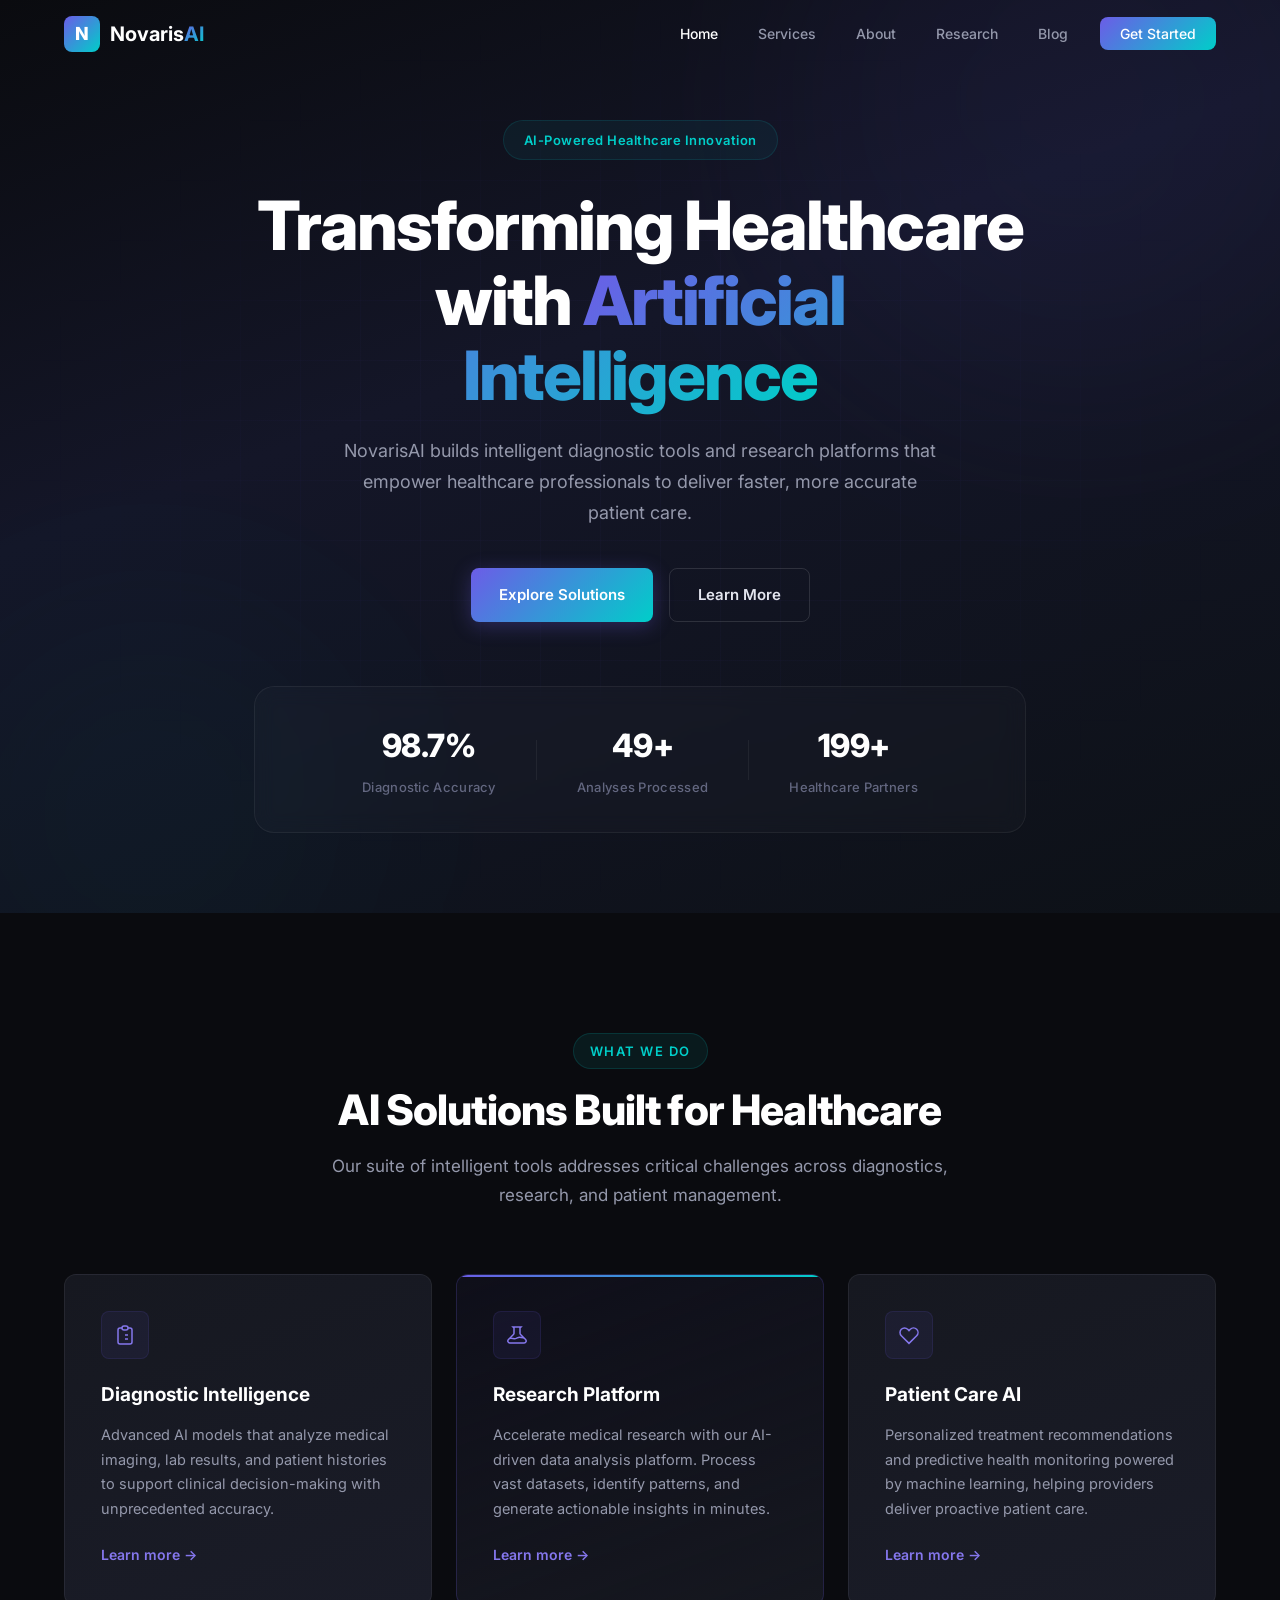
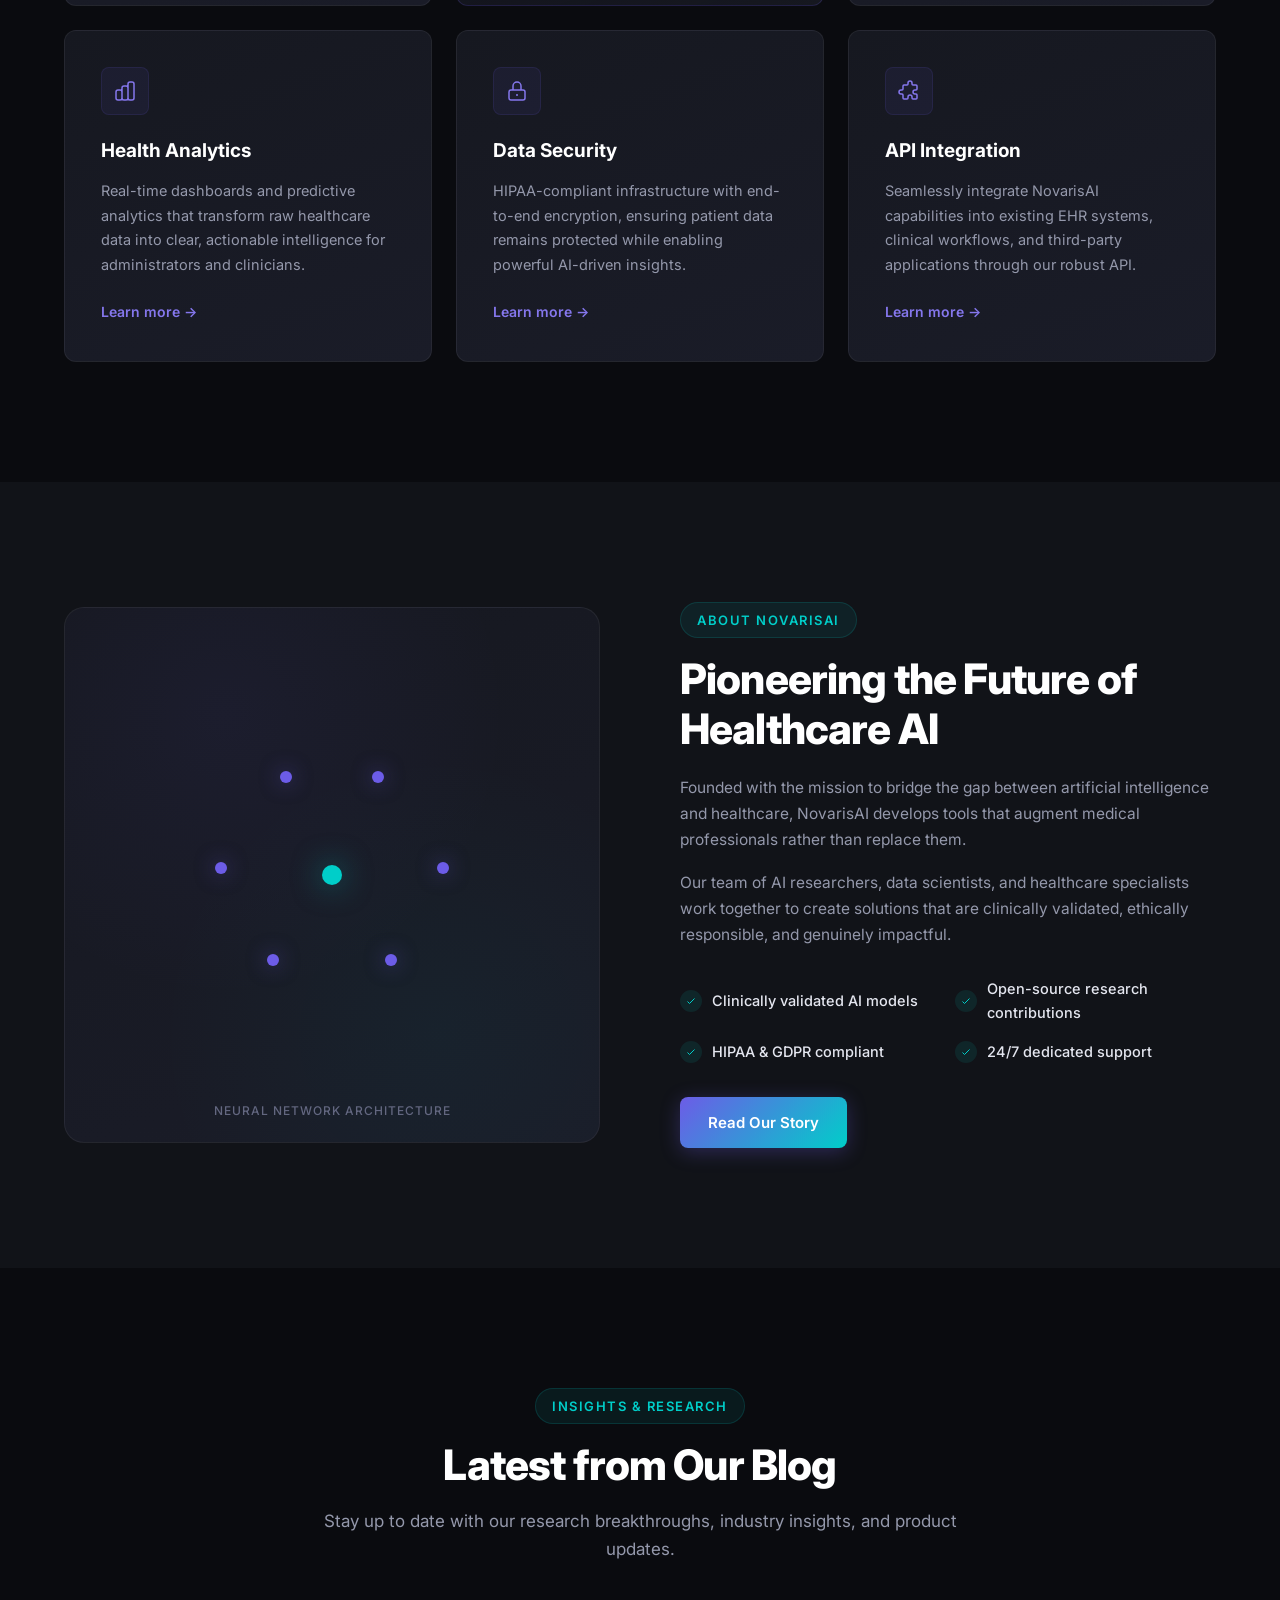
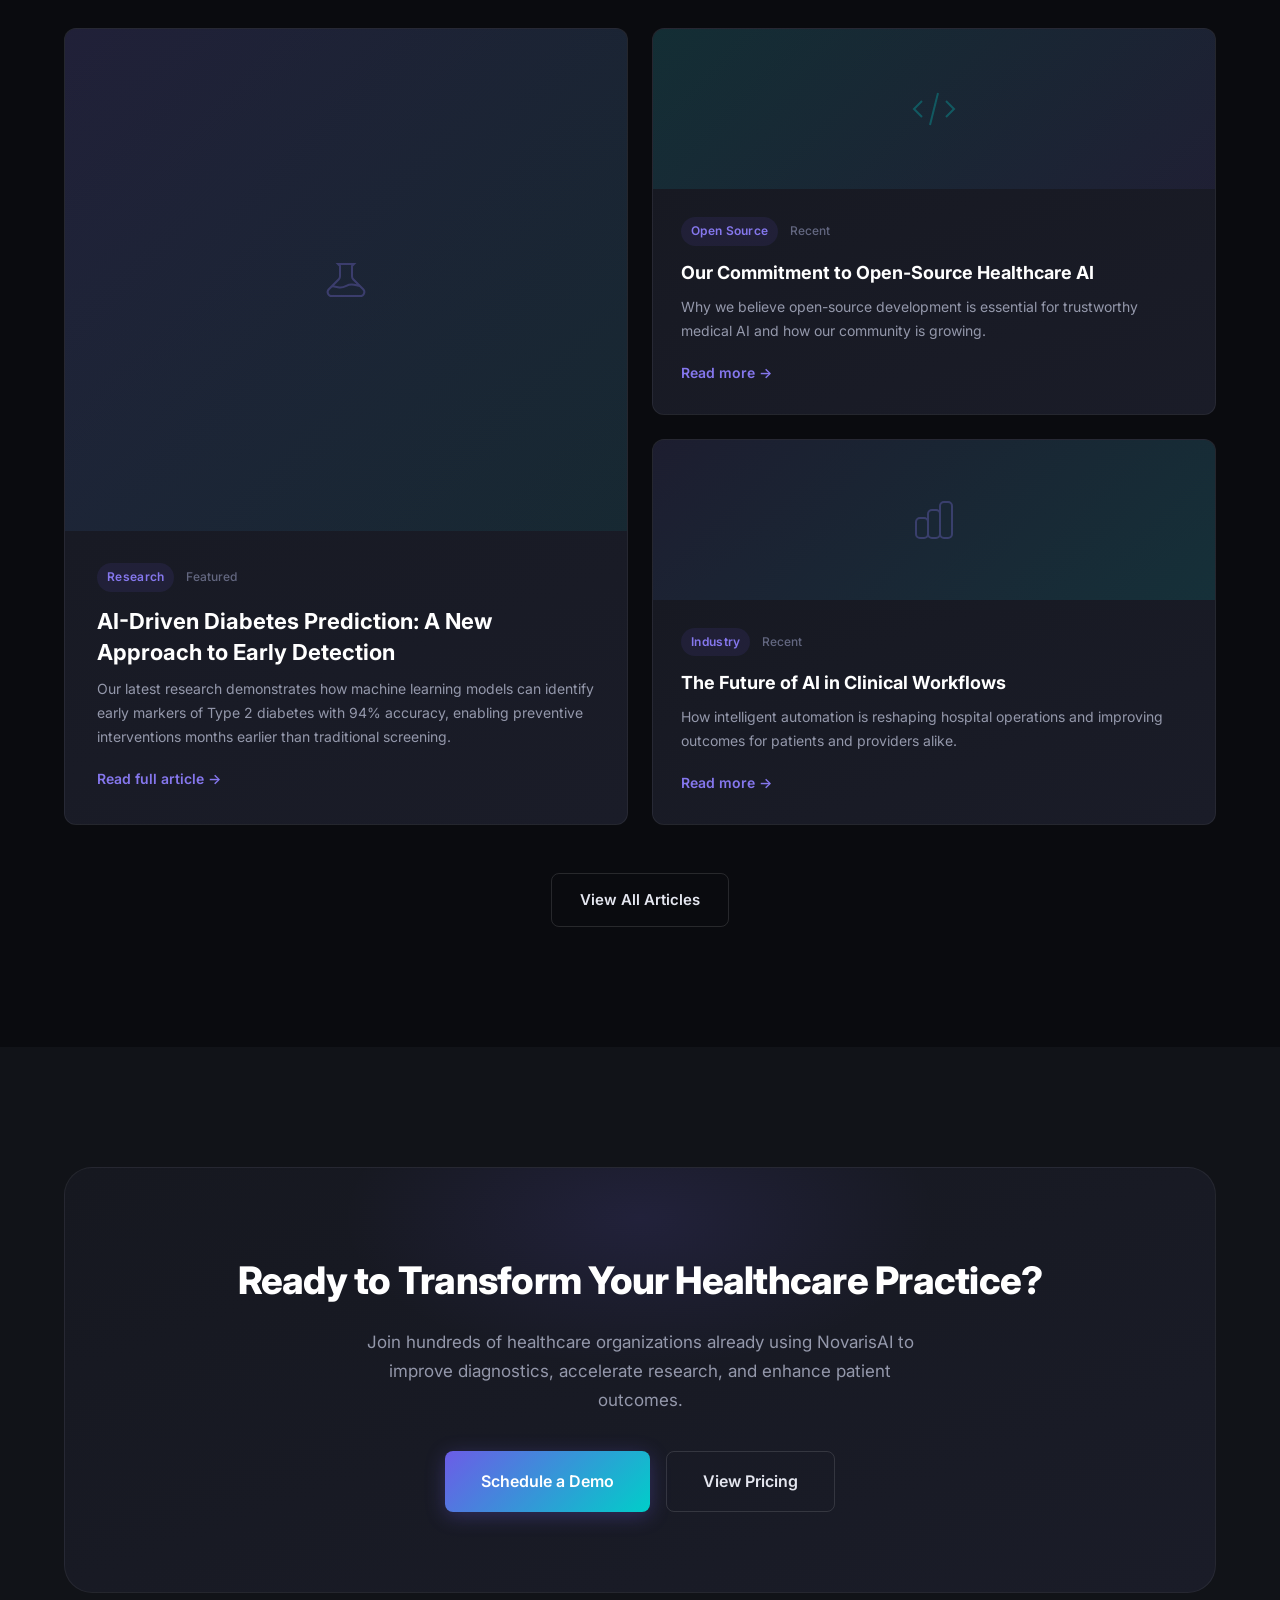
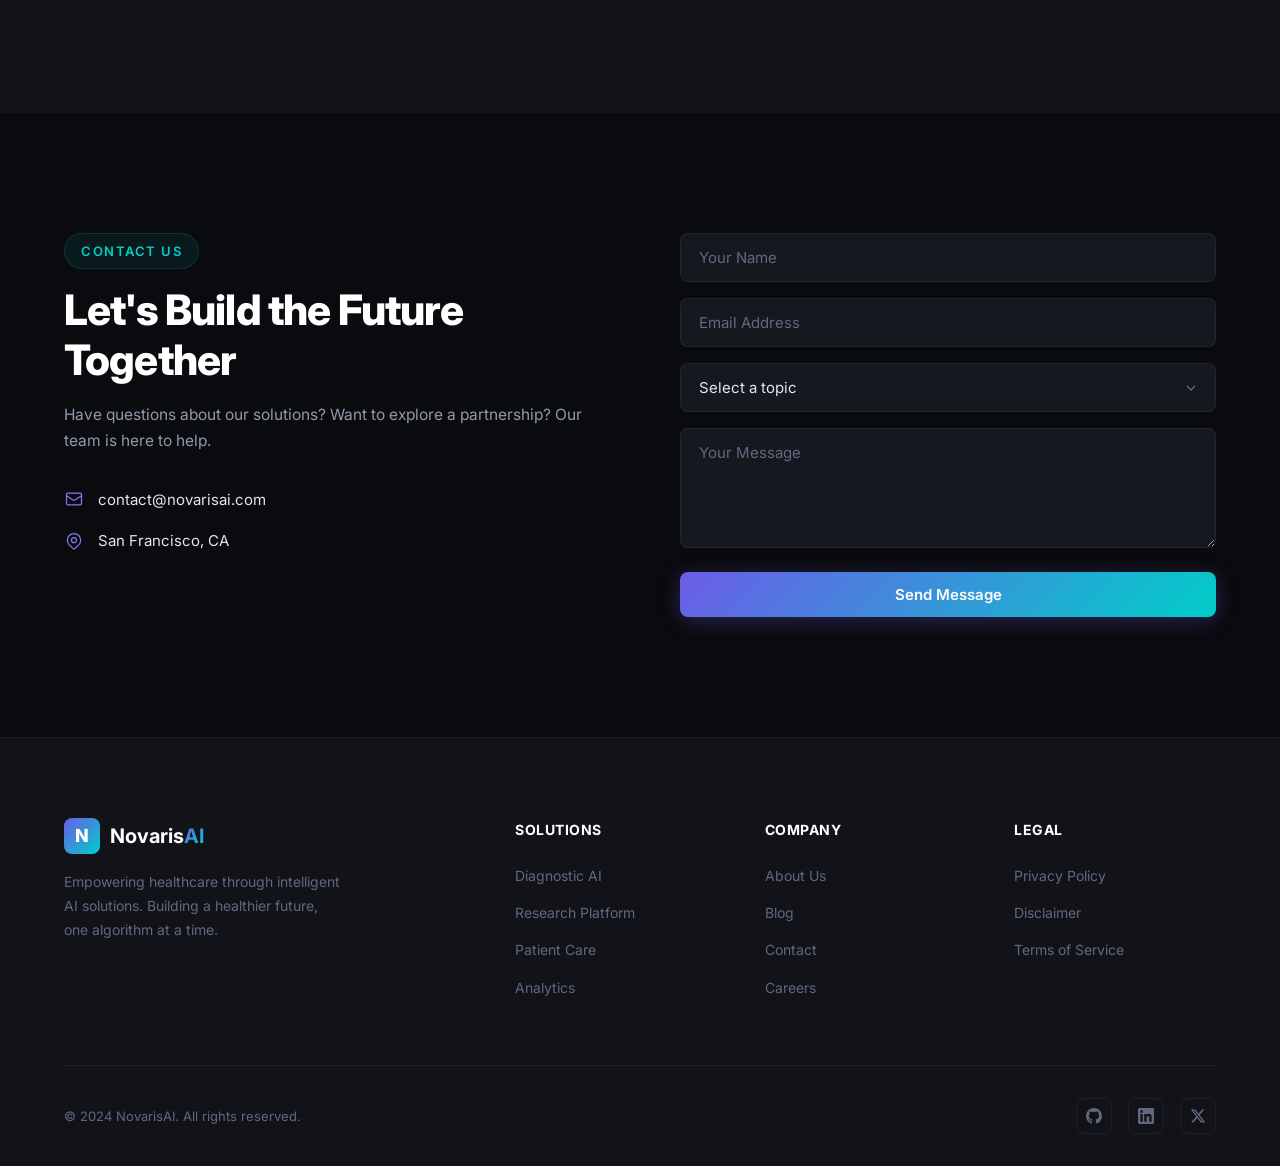
<file: index.html>
<!DOCTYPE html>
<html lang="en">
<head>
    <meta charset="UTF-8">
    <meta name="viewport" content="width=device-width, initial-scale=1.0">
    <title>NovarisAI - Intelligent Solutions for Healthcare</title>
    <meta name="description" content="NovarisAI delivers cutting-edge artificial intelligence solutions for healthcare diagnostics, research, and patient care.">
    <link rel="stylesheet" href="css/styles.css">
    <link rel="preconnect" href="https://fonts.googleapis.com">
    <link rel="preconnect" href="https://fonts.gstatic.com" crossorigin>
    <link href="https://fonts.googleapis.com/css2?family=Inter:wght@300;400;500;600;700;800&display=swap" rel="stylesheet">
</head>
<body>
    <!-- Navigation -->
    <nav class="navbar" id="navbar">
        <div class="container nav-container">
            <a href="index.html" class="nav-logo">
                <span class="logo-icon">N</span>
                <span class="logo-text">Novaris<span class="logo-accent">AI</span></span>
            </a>
            <button class="nav-toggle" id="navToggle" aria-label="Toggle navigation">
                <span></span>
                <span></span>
                <span></span>
            </button>
            <ul class="nav-menu" id="navMenu">
                <li><a href="#home" class="nav-link active">Home</a></li>
                <li><a href="#services" class="nav-link">Services</a></li>
                <li><a href="#about" class="nav-link">About</a></li>
                <li><a href="#research" class="nav-link">Research</a></li>
                <li><a href="#blog" class="nav-link">Blog</a></li>
                <li><a href="#contact" class="nav-link nav-cta">Get Started</a></li>
            </ul>
        </div>
    </nav>

    <!-- Hero Section -->
    <section class="hero" id="home">
        <div class="hero-bg">
            <div class="hero-grid"></div>
            <div class="hero-glow hero-glow-1"></div>
            <div class="hero-glow hero-glow-2"></div>
        </div>
        <div class="container hero-content">
            <div class="hero-badge">AI-Powered Healthcare Innovation</div>
            <h1 class="hero-title">
                Transforming Healthcare<br>
                with <span class="gradient-text">Artificial Intelligence</span>
            </h1>
            <p class="hero-subtitle">
                NovarisAI builds intelligent diagnostic tools and research platforms
                that empower healthcare professionals to deliver faster, more accurate patient care.
            </p>
            <div class="hero-actions">
                <a href="#services" class="btn btn-primary">Explore Solutions</a>
                <a href="#about" class="btn btn-outline">Learn More</a>
            </div>
            <div class="hero-stats">
                <div class="stat">
                    <span class="stat-number">98.7%</span>
                    <span class="stat-label">Diagnostic Accuracy</span>
                </div>
                <div class="stat-divider"></div>
                <div class="stat">
                    <span class="stat-number">50K+</span>
                    <span class="stat-label">Analyses Processed</span>
                </div>
                <div class="stat-divider"></div>
                <div class="stat">
                    <span class="stat-number">200+</span>
                    <span class="stat-label">Healthcare Partners</span>
                </div>
            </div>
        </div>
    </section>

    <!-- Services Section -->
    <section class="services" id="services">
        <div class="container">
            <div class="section-header">
                <span class="section-tag">What We Do</span>
                <h2 class="section-title">AI Solutions Built for Healthcare</h2>
                <p class="section-desc">Our suite of intelligent tools addresses critical challenges across diagnostics, research, and patient management.</p>
            </div>
            <div class="services-grid">
                <div class="service-card">
                    <div class="service-icon">
                        <svg viewBox="0 0 24 24" fill="none" stroke="currentColor" stroke-width="1.5">
                            <path d="M9 5H7a2 2 0 00-2 2v12a2 2 0 002 2h10a2 2 0 002-2V7a2 2 0 00-2-2h-2M9 5a2 2 0 002 2h2a2 2 0 002-2M9 5a2 2 0 012-2h2a2 2 0 012 2m-3 7h3m-3 4h3m-6-4h.01M9 16h.01"/>
                        </svg>
                    </div>
                    <h3>Diagnostic Intelligence</h3>
                    <p>Advanced AI models that analyze medical imaging, lab results, and patient histories to support clinical decision-making with unprecedented accuracy.</p>
                    <a href="pages/services.html" class="service-link">Learn more &rarr;</a>
                </div>
                <div class="service-card featured">
                    <div class="service-icon">
                        <svg viewBox="0 0 24 24" fill="none" stroke="currentColor" stroke-width="1.5">
                            <path d="M19.428 15.428a2 2 0 00-1.022-.547l-2.387-.477a6 6 0 00-3.86.517l-.318.158a6 6 0 01-3.86.517L6.05 15.21a2 2 0 00-1.806.547M8 4h8l-1 1v5.172a2 2 0 00.586 1.414l5 5c1.26 1.26.367 3.414-1.415 3.414H4.828c-1.782 0-2.674-2.154-1.414-3.414l5-5A2 2 0 009 10.172V5L8 4z"/>
                        </svg>
                    </div>
                    <h3>Research Platform</h3>
                    <p>Accelerate medical research with our AI-driven data analysis platform. Process vast datasets, identify patterns, and generate actionable insights in minutes.</p>
                    <a href="pages/services.html" class="service-link">Learn more &rarr;</a>
                </div>
                <div class="service-card">
                    <div class="service-icon">
                        <svg viewBox="0 0 24 24" fill="none" stroke="currentColor" stroke-width="1.5">
                            <path d="M4.318 6.318a4.5 4.5 0 000 6.364L12 20.364l7.682-7.682a4.5 4.5 0 00-6.364-6.364L12 7.636l-1.318-1.318a4.5 4.5 0 00-6.364 0z"/>
                        </svg>
                    </div>
                    <h3>Patient Care AI</h3>
                    <p>Personalized treatment recommendations and predictive health monitoring powered by machine learning, helping providers deliver proactive patient care.</p>
                    <a href="pages/services.html" class="service-link">Learn more &rarr;</a>
                </div>
                <div class="service-card">
                    <div class="service-icon">
                        <svg viewBox="0 0 24 24" fill="none" stroke="currentColor" stroke-width="1.5">
                            <path d="M9 19v-6a2 2 0 00-2-2H5a2 2 0 00-2 2v6a2 2 0 002 2h2a2 2 0 002-2zm0 0V9a2 2 0 012-2h2a2 2 0 012 2v10m-6 0a2 2 0 002 2h2a2 2 0 002-2m0 0V5a2 2 0 012-2h2a2 2 0 012 2v14a2 2 0 01-2 2h-2a2 2 0 01-2-2z"/>
                        </svg>
                    </div>
                    <h3>Health Analytics</h3>
                    <p>Real-time dashboards and predictive analytics that transform raw healthcare data into clear, actionable intelligence for administrators and clinicians.</p>
                    <a href="pages/services.html" class="service-link">Learn more &rarr;</a>
                </div>
                <div class="service-card">
                    <div class="service-icon">
                        <svg viewBox="0 0 24 24" fill="none" stroke="currentColor" stroke-width="1.5">
                            <path d="M12 15v2m-6 4h12a2 2 0 002-2v-6a2 2 0 00-2-2H6a2 2 0 00-2 2v6a2 2 0 002 2zm10-10V7a4 4 0 00-8 0v4h8z"/>
                        </svg>
                    </div>
                    <h3>Data Security</h3>
                    <p>HIPAA-compliant infrastructure with end-to-end encryption, ensuring patient data remains protected while enabling powerful AI-driven insights.</p>
                    <a href="pages/services.html" class="service-link">Learn more &rarr;</a>
                </div>
                <div class="service-card">
                    <div class="service-icon">
                        <svg viewBox="0 0 24 24" fill="none" stroke="currentColor" stroke-width="1.5">
                            <path d="M11 4a2 2 0 114 0v1a1 1 0 001 1h3a1 1 0 011 1v3a1 1 0 01-1 1h-1a2 2 0 100 4h1a1 1 0 011 1v3a1 1 0 01-1 1h-3a1 1 0 01-1-1v-1a2 2 0 10-4 0v1a1 1 0 01-1 1H7a1 1 0 01-1-1v-3a1 1 0 00-1-1H4a2 2 0 110-4h1a1 1 0 001-1V7a1 1 0 011-1h3a1 1 0 001-1V4z"/>
                        </svg>
                    </div>
                    <h3>API Integration</h3>
                    <p>Seamlessly integrate NovarisAI capabilities into existing EHR systems, clinical workflows, and third-party applications through our robust API.</p>
                    <a href="pages/services.html" class="service-link">Learn more &rarr;</a>
                </div>
            </div>
        </div>
    </section>

    <!-- About Section -->
    <section class="about" id="about">
        <div class="container">
            <div class="about-grid">
                <div class="about-visual">
                    <div class="about-visual-inner">
                        <div class="neural-net">
                            <div class="node node-1"></div>
                            <div class="node node-2"></div>
                            <div class="node node-3"></div>
                            <div class="node node-4"></div>
                            <div class="node node-5"></div>
                            <div class="node node-6"></div>
                            <div class="node node-7"></div>
                        </div>
                        <div class="about-visual-label">Neural Network Architecture</div>
                    </div>
                </div>
                <div class="about-content">
                    <span class="section-tag">About NovarisAI</span>
                    <h2 class="section-title">Pioneering the Future of Healthcare AI</h2>
                    <p>Founded with the mission to bridge the gap between artificial intelligence and healthcare, NovarisAI develops tools that augment medical professionals rather than replace them.</p>
                    <p>Our team of AI researchers, data scientists, and healthcare specialists work together to create solutions that are clinically validated, ethically responsible, and genuinely impactful.</p>
                    <div class="about-features">
                        <div class="about-feature">
                            <div class="feature-check">
                                <svg viewBox="0 0 24 24" fill="none" stroke="currentColor" stroke-width="2"><path d="M5 13l4 4L19 7"/></svg>
                            </div>
                            <span>Clinically validated AI models</span>
                        </div>
                        <div class="about-feature">
                            <div class="feature-check">
                                <svg viewBox="0 0 24 24" fill="none" stroke="currentColor" stroke-width="2"><path d="M5 13l4 4L19 7"/></svg>
                            </div>
                            <span>Open-source research contributions</span>
                        </div>
                        <div class="about-feature">
                            <div class="feature-check">
                                <svg viewBox="0 0 24 24" fill="none" stroke="currentColor" stroke-width="2"><path d="M5 13l4 4L19 7"/></svg>
                            </div>
                            <span>HIPAA &amp; GDPR compliant</span>
                        </div>
                        <div class="about-feature">
                            <div class="feature-check">
                                <svg viewBox="0 0 24 24" fill="none" stroke="currentColor" stroke-width="2"><path d="M5 13l4 4L19 7"/></svg>
                            </div>
                            <span>24/7 dedicated support</span>
                        </div>
                    </div>
                    <a href="pages/about.html" class="btn btn-primary">Read Our Story</a>
                </div>
            </div>
        </div>
    </section>

    <!-- Research / Blog Section -->
    <section class="blog" id="blog">
        <div class="container">
            <div class="section-header">
                <span class="section-tag">Insights &amp; Research</span>
                <h2 class="section-title">Latest from Our Blog</h2>
                <p class="section-desc">Stay up to date with our research breakthroughs, industry insights, and product updates.</p>
            </div>
            <div class="blog-grid">
                <article class="blog-card blog-card-featured">
                    <div class="blog-card-image">
                        <div class="blog-placeholder-img blog-img-1">
                            <svg viewBox="0 0 24 24" fill="none" stroke="currentColor" stroke-width="1"><path d="M19.428 15.428a2 2 0 00-1.022-.547l-2.387-.477a6 6 0 00-3.86.517l-.318.158a6 6 0 01-3.86.517L6.05 15.21a2 2 0 00-1.806.547M8 4h8l-1 1v5.172a2 2 0 00.586 1.414l5 5c1.26 1.26.367 3.414-1.415 3.414H4.828c-1.782 0-2.674-2.154-1.414-3.414l5-5A2 2 0 009 10.172V5L8 4z"/></svg>
                        </div>
                    </div>
                    <div class="blog-card-content">
                        <div class="blog-meta">
                            <span class="blog-tag">Research</span>
                            <span class="blog-date">Featured</span>
                        </div>
                        <h3>AI-Driven Diabetes Prediction: A New Approach to Early Detection</h3>
                        <p>Our latest research demonstrates how machine learning models can identify early markers of Type 2 diabetes with 94% accuracy, enabling preventive interventions months earlier than traditional screening.</p>
                        <a href="pages/blog-diabetes.html" class="blog-link">Read full article &rarr;</a>
                    </div>
                </article>
                <article class="blog-card">
                    <div class="blog-card-image">
                        <div class="blog-placeholder-img blog-img-2">
                            <svg viewBox="0 0 24 24" fill="none" stroke="currentColor" stroke-width="1"><path d="M10 20l4-16m4 4l4 4-4 4M6 16l-4-4 4-4"/></svg>
                        </div>
                    </div>
                    <div class="blog-card-content">
                        <div class="blog-meta">
                            <span class="blog-tag">Open Source</span>
                            <span class="blog-date">Recent</span>
                        </div>
                        <h3>Our Commitment to Open-Source Healthcare AI</h3>
                        <p>Why we believe open-source development is essential for trustworthy medical AI and how our community is growing.</p>
                        <a href="pages/blog-opensource.html" class="blog-link">Read more &rarr;</a>
                    </div>
                </article>
                <article class="blog-card">
                    <div class="blog-card-image">
                        <div class="blog-placeholder-img blog-img-3">
                            <svg viewBox="0 0 24 24" fill="none" stroke="currentColor" stroke-width="1"><path d="M9 19v-6a2 2 0 00-2-2H5a2 2 0 00-2 2v6a2 2 0 002 2h2a2 2 0 002-2zm0 0V9a2 2 0 012-2h2a2 2 0 012 2v10m-6 0a2 2 0 002 2h2a2 2 0 002-2m0 0V5a2 2 0 012-2h2a2 2 0 012 2v14a2 2 0 01-2 2h-2a2 2 0 01-2-2z"/></svg>
                        </div>
                    </div>
                    <div class="blog-card-content">
                        <div class="blog-meta">
                            <span class="blog-tag">Industry</span>
                            <span class="blog-date">Recent</span>
                        </div>
                        <h3>The Future of AI in Clinical Workflows</h3>
                        <p>How intelligent automation is reshaping hospital operations and improving outcomes for patients and providers alike.</p>
                        <a href="pages/blog-list.html" class="blog-link">Read more &rarr;</a>
                    </div>
                </article>
            </div>
            <div class="blog-cta">
                <a href="pages/blog-list.html" class="btn btn-outline">View All Articles</a>
            </div>
        </div>
    </section>

    <!-- CTA Section -->
    <section class="cta" id="research">
        <div class="container">
            <div class="cta-inner">
                <div class="cta-glow"></div>
                <h2>Ready to Transform Your Healthcare Practice?</h2>
                <p>Join hundreds of healthcare organizations already using NovarisAI to improve diagnostics, accelerate research, and enhance patient outcomes.</p>
                <div class="cta-actions">
                    <a href="pages/contact.html" class="btn btn-primary btn-lg">Schedule a Demo</a>
                    <a href="pages/services.html" class="btn btn-outline btn-lg">View Pricing</a>
                </div>
            </div>
        </div>
    </section>

    <!-- Contact Section -->
    <section class="contact" id="contact">
        <div class="container">
            <div class="contact-grid">
                <div class="contact-info">
                    <span class="section-tag">Contact Us</span>
                    <h2 class="section-title">Let's Build the Future Together</h2>
                    <p>Have questions about our solutions? Want to explore a partnership? Our team is here to help.</p>
                    <div class="contact-details">
                        <div class="contact-item">
                            <svg viewBox="0 0 24 24" fill="none" stroke="currentColor" stroke-width="1.5"><path d="M3 8l7.89 5.26a2 2 0 002.22 0L21 8M5 19h14a2 2 0 002-2V7a2 2 0 00-2-2H5a2 2 0 00-2 2v10a2 2 0 002 2z"/></svg>
                            <span>contact@novarisai.com</span>
                        </div>
                        <div class="contact-item">
                            <svg viewBox="0 0 24 24" fill="none" stroke="currentColor" stroke-width="1.5"><path d="M17.657 16.657L13.414 20.9a1.998 1.998 0 01-2.827 0l-4.244-4.243a8 8 0 1111.314 0z"/><path d="M15 11a3 3 0 11-6 0 3 3 0 016 0z"/></svg>
                            <span>San Francisco, CA</span>
                        </div>
                    </div>
                </div>
                <form class="contact-form" id="contactForm">
                    <div class="form-group">
                        <input type="text" placeholder="Your Name" required>
                    </div>
                    <div class="form-group">
                        <input type="email" placeholder="Email Address" required>
                    </div>
                    <div class="form-group">
                        <select>
                            <option value="" disabled selected>Select a topic</option>
                            <option value="demo">Request a Demo</option>
                            <option value="partnership">Partnership Inquiry</option>
                            <option value="support">Technical Support</option>
                            <option value="other">Other</option>
                        </select>
                    </div>
                    <div class="form-group">
                        <textarea placeholder="Your Message" rows="4" required></textarea>
                    </div>
                    <button type="submit" class="btn btn-primary btn-full">Send Message</button>
                </form>
            </div>
        </div>
    </section>

    <!-- Footer -->
    <footer class="footer">
        <div class="container">
            <div class="footer-grid">
                <div class="footer-brand">
                    <a href="index.html" class="nav-logo">
                        <span class="logo-icon">N</span>
                        <span class="logo-text">Novaris<span class="logo-accent">AI</span></span>
                    </a>
                    <p>Empowering healthcare through intelligent AI solutions. Building a healthier future, one algorithm at a time.</p>
                </div>
                <div class="footer-links">
                    <h4>Solutions</h4>
                    <ul>
                        <li><a href="pages/services.html">Diagnostic AI</a></li>
                        <li><a href="pages/services.html">Research Platform</a></li>
                        <li><a href="pages/services.html">Patient Care</a></li>
                        <li><a href="pages/services.html">Analytics</a></li>
                    </ul>
                </div>
                <div class="footer-links">
                    <h4>Company</h4>
                    <ul>
                        <li><a href="pages/about.html">About Us</a></li>
                        <li><a href="pages/blog-list.html">Blog</a></li>
                        <li><a href="pages/contact.html">Contact</a></li>
                        <li><a href="#">Careers</a></li>
                    </ul>
                </div>
                <div class="footer-links">
                    <h4>Legal</h4>
                    <ul>
                        <li><a href="pages/privacy.html">Privacy Policy</a></li>
                        <li><a href="pages/disclaimer.html">Disclaimer</a></li>
                        <li><a href="#">Terms of Service</a></li>
                    </ul>
                </div>
            </div>
            <div class="footer-bottom">
                <p>&copy; 2024 NovarisAI. All rights reserved.</p>
                <div class="footer-social">
                    <a href="#" aria-label="GitHub">
                        <svg viewBox="0 0 24 24" fill="currentColor"><path d="M12 0c-6.626 0-12 5.373-12 12 0 5.302 3.438 9.8 8.207 11.387.599.111.793-.261.793-.577v-2.234c-3.338.726-4.033-1.416-4.033-1.416-.546-1.387-1.333-1.756-1.333-1.756-1.089-.745.083-.729.083-.729 1.205.084 1.839 1.237 1.839 1.237 1.07 1.834 2.807 1.304 3.492.997.107-.775.418-1.305.762-1.604-2.665-.305-5.467-1.334-5.467-5.931 0-1.311.469-2.381 1.236-3.221-.124-.303-.535-1.524.117-3.176 0 0 1.008-.322 3.301 1.23.957-.266 1.983-.399 3.003-.404 1.02.005 2.047.138 3.006.404 2.291-1.552 3.297-1.23 3.297-1.23.653 1.653.242 2.874.118 3.176.77.84 1.235 1.911 1.235 3.221 0 4.609-2.807 5.624-5.479 5.921.43.372.823 1.102.823 2.222v3.293c0 .319.192.694.801.576 4.765-1.589 8.199-6.086 8.199-11.386 0-6.627-5.373-12-12-12z"/></svg>
                    </a>
                    <a href="#" aria-label="LinkedIn">
                        <svg viewBox="0 0 24 24" fill="currentColor"><path d="M20.447 20.452h-3.554v-5.569c0-1.328-.027-3.037-1.852-3.037-1.853 0-2.136 1.445-2.136 2.939v5.667H9.351V9h3.414v1.561h.046c.477-.9 1.637-1.85 3.37-1.85 3.601 0 4.267 2.37 4.267 5.455v6.286zM5.337 7.433c-1.144 0-2.063-.926-2.063-2.065 0-1.138.92-2.063 2.063-2.063 1.14 0 2.064.925 2.064 2.063 0 1.139-.925 2.065-2.064 2.065zm1.782 13.019H3.555V9h3.564v11.452zM22.225 0H1.771C.792 0 0 .774 0 1.729v20.542C0 23.227.792 24 1.771 24h20.451C23.2 24 24 23.227 24 22.271V1.729C24 .774 23.2 0 22.222 0h.003z"/></svg>
                    </a>
                    <a href="#" aria-label="Twitter">
                        <svg viewBox="0 0 24 24" fill="currentColor"><path d="M18.244 2.25h3.308l-7.227 8.26 8.502 11.24H16.17l-5.214-6.817L4.99 21.75H1.68l7.73-8.835L1.254 2.25H8.08l4.713 6.231zm-1.161 17.52h1.833L7.084 4.126H5.117z"/></svg>
                    </a>
                </div>
            </div>
        </div>
    </footer>

    <script src="js/main.js"></script>
</body>
</html>
</file>
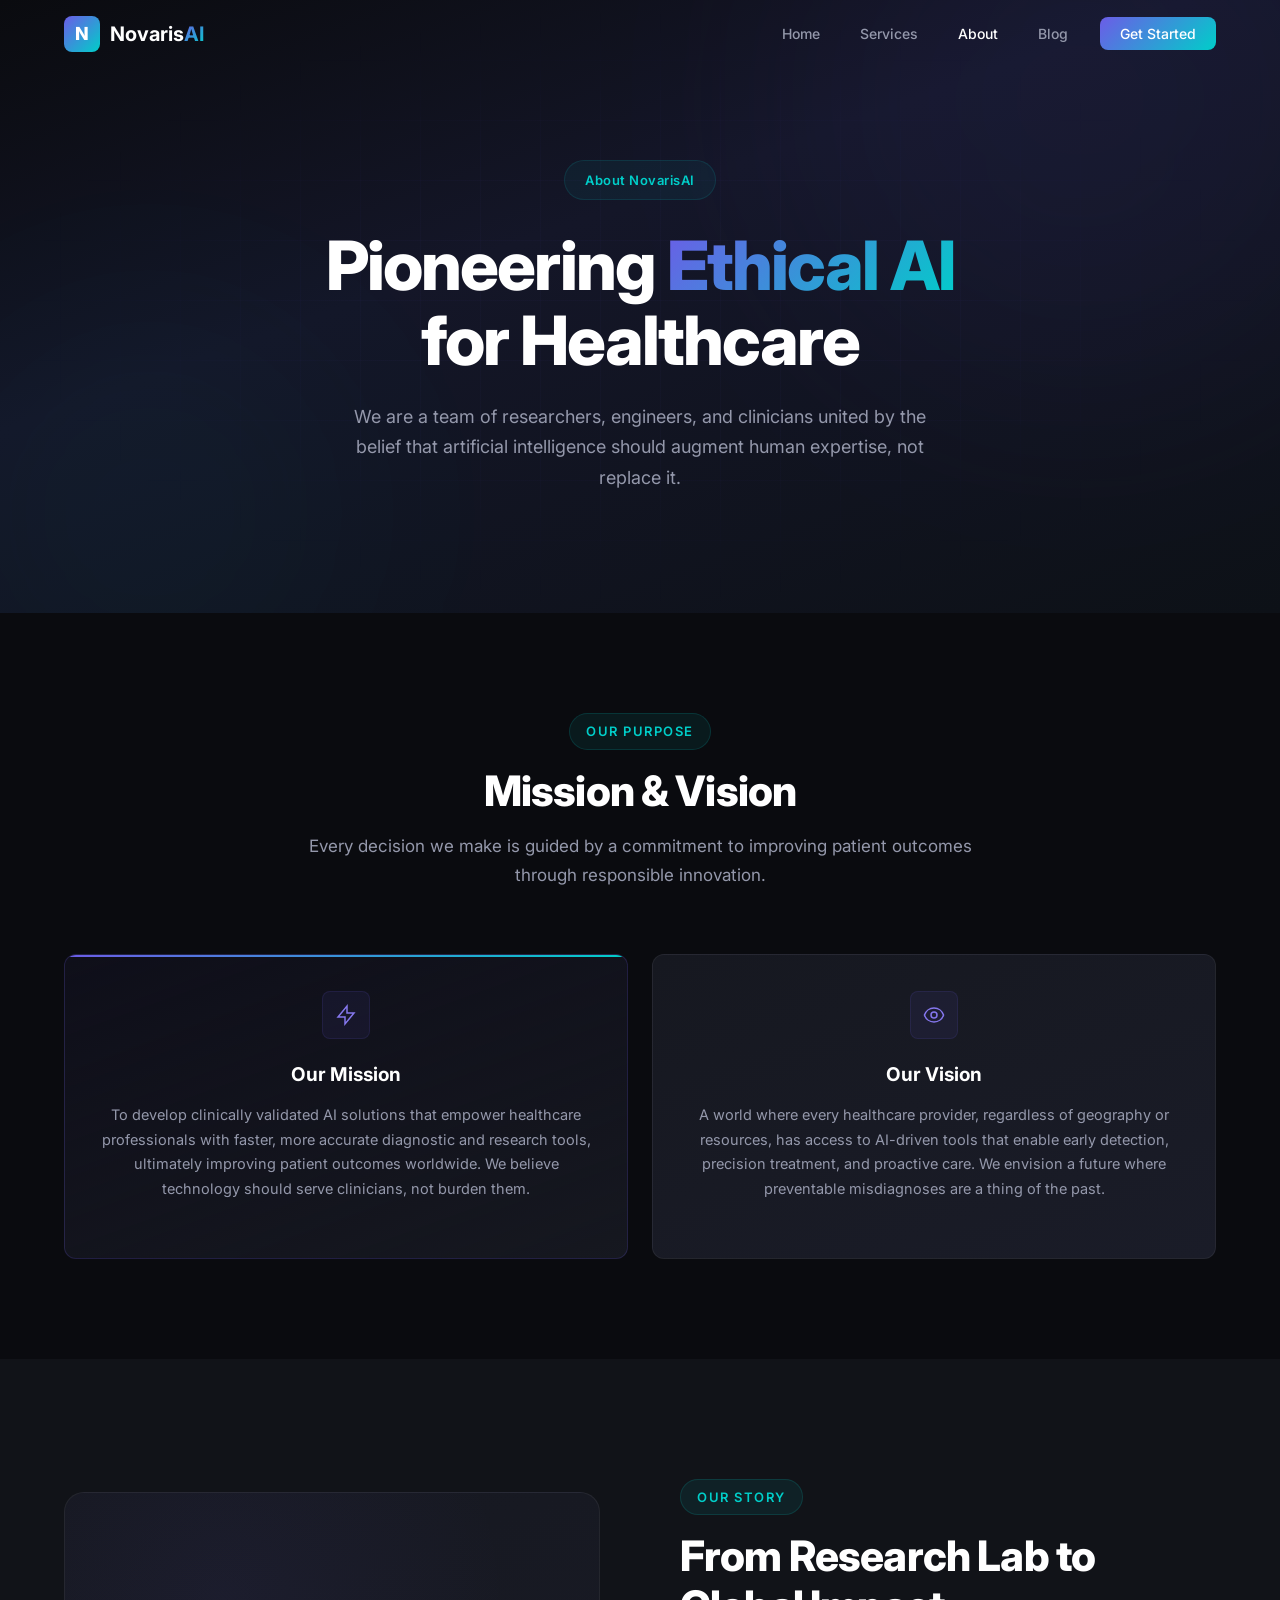
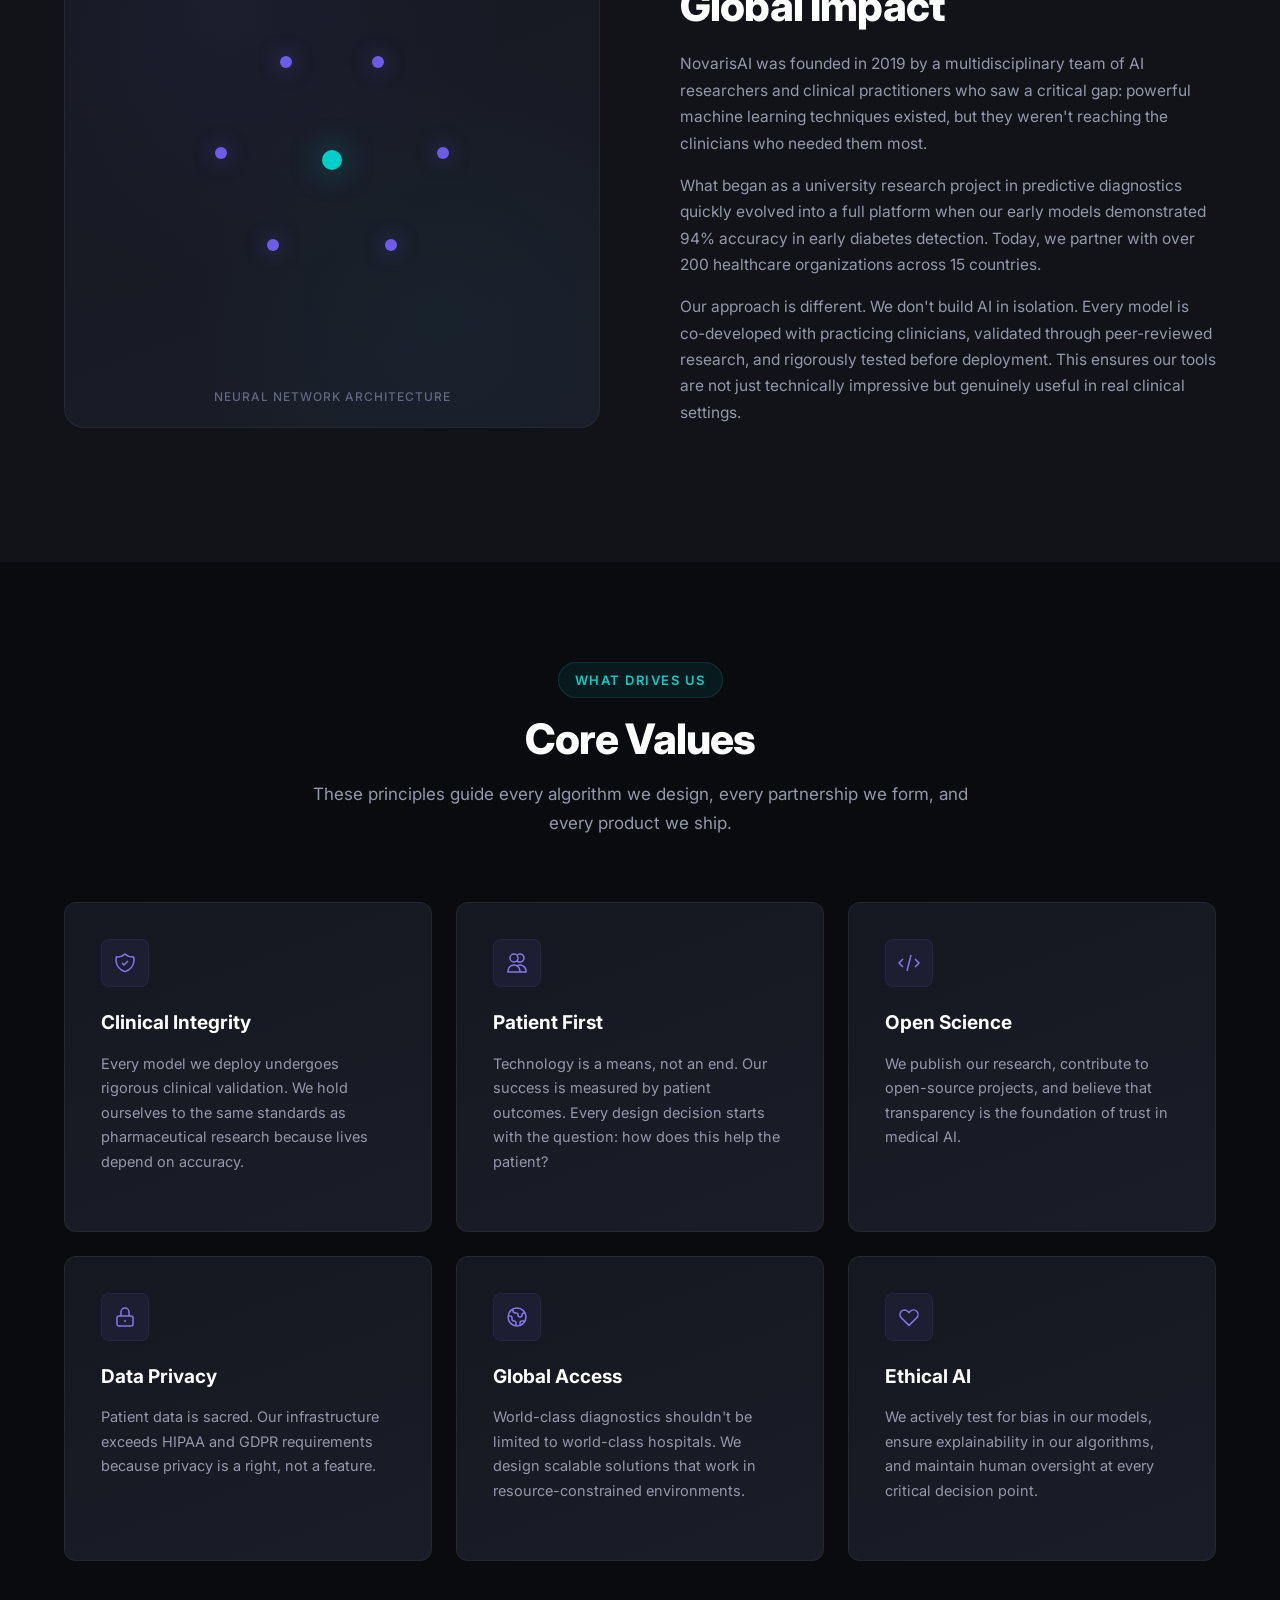
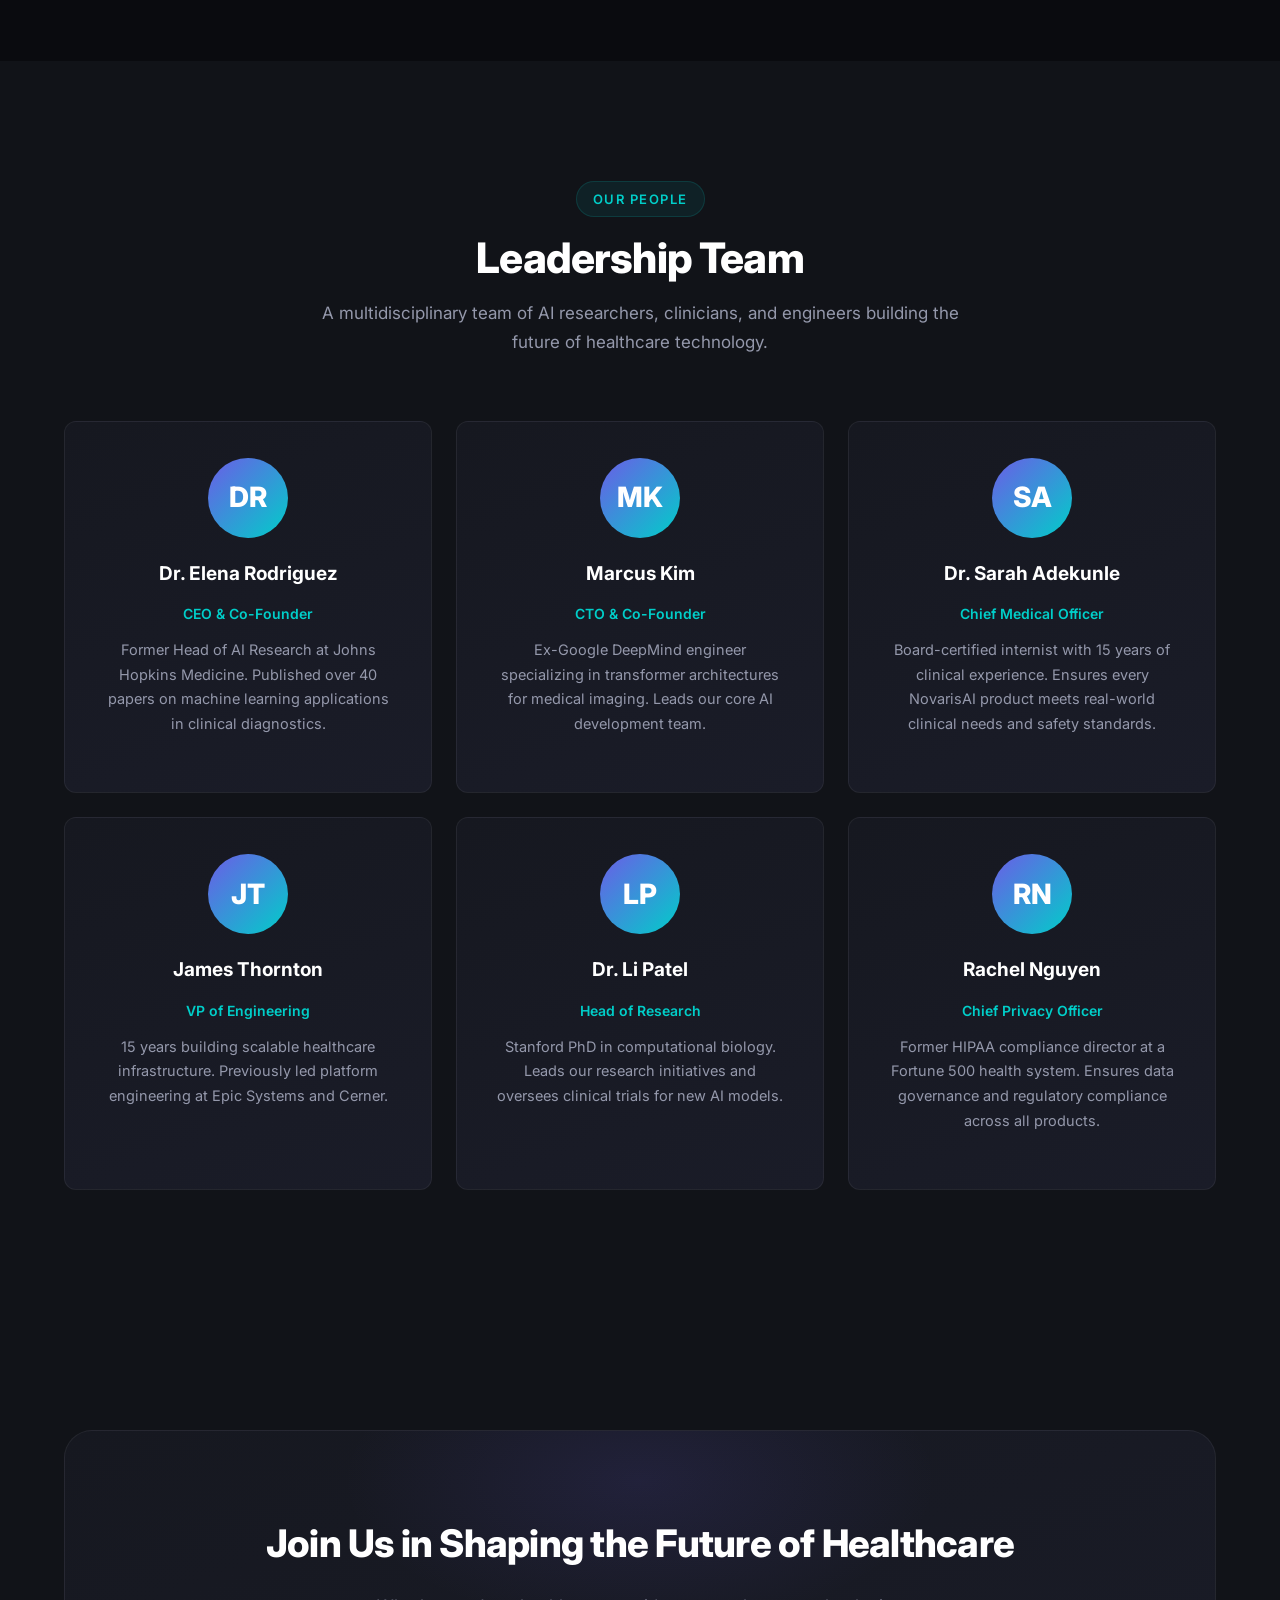
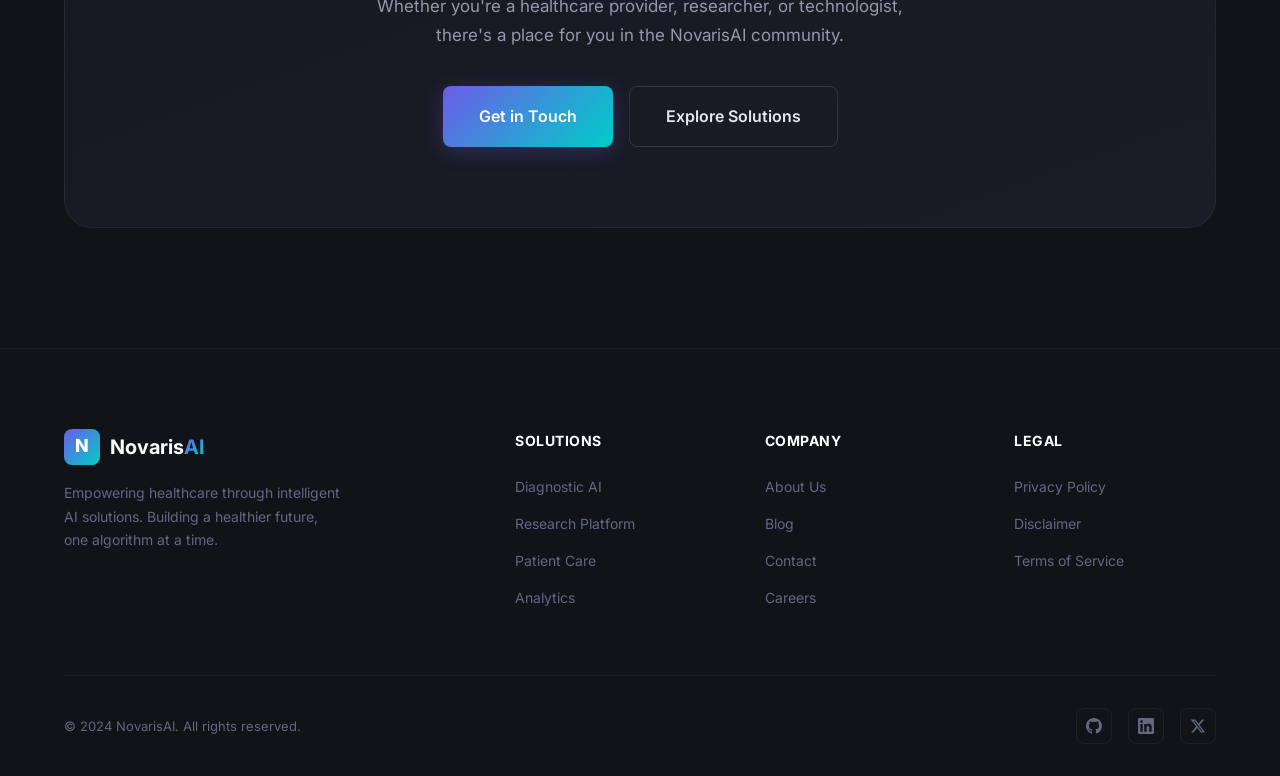
<file: pages/about.html>
<!DOCTYPE html>
<html lang="en">
<head>
    <meta charset="UTF-8">
    <meta name="viewport" content="width=device-width, initial-scale=1.0">
    <title>About Us - NovarisAI</title>
    <meta name="description" content="Learn about NovarisAI's mission to transform healthcare with ethical, clinically validated artificial intelligence solutions.">
    <link rel="stylesheet" href="../css/styles.css">
    <link rel="preconnect" href="https://fonts.googleapis.com">
    <link rel="preconnect" href="https://fonts.gstatic.com" crossorigin>
    <link href="https://fonts.googleapis.com/css2?family=Inter:wght@300;400;500;600;700;800&display=swap" rel="stylesheet">
</head>
<body>
    <!-- Navigation -->
    <nav class="navbar" id="navbar">
        <div class="container nav-container">
            <a href="../index.html" class="nav-logo">
                <span class="logo-icon">N</span>
                <span class="logo-text">Novaris<span class="logo-accent">AI</span></span>
            </a>
            <button class="nav-toggle" id="navToggle" aria-label="Toggle navigation">
                <span></span>
                <span></span>
                <span></span>
            </button>
            <ul class="nav-menu" id="navMenu">
                <li><a href="../index.html" class="nav-link">Home</a></li>
                <li><a href="services.html" class="nav-link">Services</a></li>
                <li><a href="about.html" class="nav-link active">About</a></li>
                <li><a href="blog-list.html" class="nav-link">Blog</a></li>
                <li><a href="contact.html" class="nav-link nav-cta">Get Started</a></li>
            </ul>
        </div>
    </nav>

    <!-- Page Hero -->
    <section class="hero" style="min-height: auto; padding: 160px 0 80px;">
        <div class="hero-bg">
            <div class="hero-grid"></div>
            <div class="hero-glow hero-glow-1"></div>
            <div class="hero-glow hero-glow-2"></div>
        </div>
        <div class="container hero-content">
            <div class="hero-badge">About NovarisAI</div>
            <h1 class="hero-title">
                Pioneering <span class="gradient-text">Ethical AI</span><br>
                for Healthcare
            </h1>
            <p class="hero-subtitle">
                We are a team of researchers, engineers, and clinicians united by the belief that artificial intelligence should augment human expertise, not replace it.
            </p>
        </div>
    </section>

    <!-- Mission & Vision -->
    <section class="services" style="padding: 100px 0;">
        <div class="container">
            <div class="section-header">
                <span class="section-tag">Our Purpose</span>
                <h2 class="section-title">Mission &amp; Vision</h2>
                <p class="section-desc">Every decision we make is guided by a commitment to improving patient outcomes through responsible innovation.</p>
            </div>
            <div class="services-grid" style="grid-template-columns: repeat(2, 1fr);">
                <div class="service-card featured" style="text-align: center;">
                    <div class="service-icon" style="margin: 0 auto 20px;">
                        <svg viewBox="0 0 24 24" fill="none" stroke="currentColor" stroke-width="1.5">
                            <path d="M13 10V3L4 14h7v7l9-11h-7z"/>
                        </svg>
                    </div>
                    <h3>Our Mission</h3>
                    <p>To develop clinically validated AI solutions that empower healthcare professionals with faster, more accurate diagnostic and research tools, ultimately improving patient outcomes worldwide. We believe technology should serve clinicians, not burden them.</p>
                </div>
                <div class="service-card" style="text-align: center;">
                    <div class="service-icon" style="margin: 0 auto 20px;">
                        <svg viewBox="0 0 24 24" fill="none" stroke="currentColor" stroke-width="1.5">
                            <path d="M15 12a3 3 0 11-6 0 3 3 0 016 0z"/>
                            <path d="M2.458 12C3.732 7.943 7.523 5 12 5c4.478 0 8.268 2.943 9.542 7-1.274 4.057-5.064 7-9.542 7-4.477 0-8.268-2.943-9.542-7z"/>
                        </svg>
                    </div>
                    <h3>Our Vision</h3>
                    <p>A world where every healthcare provider, regardless of geography or resources, has access to AI-driven tools that enable early detection, precision treatment, and proactive care. We envision a future where preventable misdiagnoses are a thing of the past.</p>
                </div>
            </div>
        </div>
    </section>

    <!-- Our Story -->
    <section class="about">
        <div class="container">
            <div class="about-grid">
                <div class="about-visual">
                    <div class="about-visual-inner">
                        <div class="neural-net">
                            <div class="node node-1"></div>
                            <div class="node node-2"></div>
                            <div class="node node-3"></div>
                            <div class="node node-4"></div>
                            <div class="node node-5"></div>
                            <div class="node node-6"></div>
                            <div class="node node-7"></div>
                        </div>
                        <div class="about-visual-label">Neural Network Architecture</div>
                    </div>
                </div>
                <div class="about-content">
                    <span class="section-tag">Our Story</span>
                    <h2 class="section-title">From Research Lab to Global Impact</h2>
                    <p>NovarisAI was founded in 2019 by a multidisciplinary team of AI researchers and clinical practitioners who saw a critical gap: powerful machine learning techniques existed, but they weren't reaching the clinicians who needed them most.</p>
                    <p>What began as a university research project in predictive diagnostics quickly evolved into a full platform when our early models demonstrated 94% accuracy in early diabetes detection. Today, we partner with over 200 healthcare organizations across 15 countries.</p>
                    <p>Our approach is different. We don't build AI in isolation. Every model is co-developed with practicing clinicians, validated through peer-reviewed research, and rigorously tested before deployment. This ensures our tools are not just technically impressive but genuinely useful in real clinical settings.</p>
                </div>
            </div>
        </div>
    </section>

    <!-- Core Values -->
    <section class="services" style="padding: 100px 0;">
        <div class="container">
            <div class="section-header">
                <span class="section-tag">What Drives Us</span>
                <h2 class="section-title">Core Values</h2>
                <p class="section-desc">These principles guide every algorithm we design, every partnership we form, and every product we ship.</p>
            </div>
            <div class="services-grid" style="grid-template-columns: repeat(3, 1fr);">
                <div class="service-card">
                    <div class="service-icon">
                        <svg viewBox="0 0 24 24" fill="none" stroke="currentColor" stroke-width="1.5">
                            <path d="M9 12l2 2 4-4m5.618-4.016A11.955 11.955 0 0112 2.944a11.955 11.955 0 01-8.618 3.04A12.02 12.02 0 003 9c0 5.591 3.824 10.29 9 11.622 5.176-1.332 9-6.03 9-11.622 0-1.042-.133-2.052-.382-3.016z"/>
                        </svg>
                    </div>
                    <h3>Clinical Integrity</h3>
                    <p>Every model we deploy undergoes rigorous clinical validation. We hold ourselves to the same standards as pharmaceutical research because lives depend on accuracy.</p>
                </div>
                <div class="service-card">
                    <div class="service-icon">
                        <svg viewBox="0 0 24 24" fill="none" stroke="currentColor" stroke-width="1.5">
                            <path d="M12 4.354a4 4 0 110 5.292M15 21H3v-1a6 6 0 0112 0v1zm0 0h6v-1a6 6 0 00-9-5.197M13 7a4 4 0 11-8 0 4 4 0 018 0z"/>
                        </svg>
                    </div>
                    <h3>Patient First</h3>
                    <p>Technology is a means, not an end. Our success is measured by patient outcomes. Every design decision starts with the question: how does this help the patient?</p>
                </div>
                <div class="service-card">
                    <div class="service-icon">
                        <svg viewBox="0 0 24 24" fill="none" stroke="currentColor" stroke-width="1.5">
                            <path d="M10 20l4-16m4 4l4 4-4 4M6 16l-4-4 4-4"/>
                        </svg>
                    </div>
                    <h3>Open Science</h3>
                    <p>We publish our research, contribute to open-source projects, and believe that transparency is the foundation of trust in medical AI.</p>
                </div>
                <div class="service-card">
                    <div class="service-icon">
                        <svg viewBox="0 0 24 24" fill="none" stroke="currentColor" stroke-width="1.5">
                            <path d="M12 15v2m-6 4h12a2 2 0 002-2v-6a2 2 0 00-2-2H6a2 2 0 00-2 2v6a2 2 0 002 2zm10-10V7a4 4 0 00-8 0v4h8z"/>
                        </svg>
                    </div>
                    <h3>Data Privacy</h3>
                    <p>Patient data is sacred. Our infrastructure exceeds HIPAA and GDPR requirements because privacy is a right, not a feature.</p>
                </div>
                <div class="service-card">
                    <div class="service-icon">
                        <svg viewBox="0 0 24 24" fill="none" stroke="currentColor" stroke-width="1.5">
                            <path d="M3.055 11H5a2 2 0 012 2v1a2 2 0 002 2 2 2 0 012 2v2.945M8 3.935V5.5A2.5 2.5 0 0010.5 8h.5a2 2 0 012 2 2 2 0 104 0 2 2 0 012-2h1.064M15 20.488V18a2 2 0 012-2h3.064M21 12a9 9 0 11-18 0 9 9 0 0118 0z"/>
                        </svg>
                    </div>
                    <h3>Global Access</h3>
                    <p>World-class diagnostics shouldn't be limited to world-class hospitals. We design scalable solutions that work in resource-constrained environments.</p>
                </div>
                <div class="service-card">
                    <div class="service-icon">
                        <svg viewBox="0 0 24 24" fill="none" stroke="currentColor" stroke-width="1.5">
                            <path d="M4.318 6.318a4.5 4.5 0 000 6.364L12 20.364l7.682-7.682a4.5 4.5 0 00-6.364-6.364L12 7.636l-1.318-1.318a4.5 4.5 0 00-6.364 0z"/>
                        </svg>
                    </div>
                    <h3>Ethical AI</h3>
                    <p>We actively test for bias in our models, ensure explainability in our algorithms, and maintain human oversight at every critical decision point.</p>
                </div>
            </div>
        </div>
    </section>

    <!-- Team Section -->
    <section class="about">
        <div class="container">
            <div class="section-header">
                <span class="section-tag">Our People</span>
                <h2 class="section-title">Leadership Team</h2>
                <p class="section-desc">A multidisciplinary team of AI researchers, clinicians, and engineers building the future of healthcare technology.</p>
            </div>
            <div class="services-grid" style="grid-template-columns: repeat(3, 1fr);">
                <div class="service-card" style="text-align: center;">
                    <div style="width: 80px; height: 80px; border-radius: 50%; background: var(--gradient-primary); display: flex; align-items: center; justify-content: center; margin: 0 auto 20px; font-size: 28px; font-weight: 800; color: #fff;">DR</div>
                    <h3>Dr. Elena Rodriguez</h3>
                    <p style="color: var(--color-accent); font-weight: 600; font-size: 14px; margin-bottom: 12px;">CEO &amp; Co-Founder</p>
                    <p>Former Head of AI Research at Johns Hopkins Medicine. Published over 40 papers on machine learning applications in clinical diagnostics.</p>
                </div>
                <div class="service-card" style="text-align: center;">
                    <div style="width: 80px; height: 80px; border-radius: 50%; background: var(--gradient-primary); display: flex; align-items: center; justify-content: center; margin: 0 auto 20px; font-size: 28px; font-weight: 800; color: #fff;">MK</div>
                    <h3>Marcus Kim</h3>
                    <p style="color: var(--color-accent); font-weight: 600; font-size: 14px; margin-bottom: 12px;">CTO &amp; Co-Founder</p>
                    <p>Ex-Google DeepMind engineer specializing in transformer architectures for medical imaging. Leads our core AI development team.</p>
                </div>
                <div class="service-card" style="text-align: center;">
                    <div style="width: 80px; height: 80px; border-radius: 50%; background: var(--gradient-primary); display: flex; align-items: center; justify-content: center; margin: 0 auto 20px; font-size: 28px; font-weight: 800; color: #fff;">SA</div>
                    <h3>Dr. Sarah Adekunle</h3>
                    <p style="color: var(--color-accent); font-weight: 600; font-size: 14px; margin-bottom: 12px;">Chief Medical Officer</p>
                    <p>Board-certified internist with 15 years of clinical experience. Ensures every NovarisAI product meets real-world clinical needs and safety standards.</p>
                </div>
                <div class="service-card" style="text-align: center;">
                    <div style="width: 80px; height: 80px; border-radius: 50%; background: var(--gradient-primary); display: flex; align-items: center; justify-content: center; margin: 0 auto 20px; font-size: 28px; font-weight: 800; color: #fff;">JT</div>
                    <h3>James Thornton</h3>
                    <p style="color: var(--color-accent); font-weight: 600; font-size: 14px; margin-bottom: 12px;">VP of Engineering</p>
                    <p>15 years building scalable healthcare infrastructure. Previously led platform engineering at Epic Systems and Cerner.</p>
                </div>
                <div class="service-card" style="text-align: center;">
                    <div style="width: 80px; height: 80px; border-radius: 50%; background: var(--gradient-primary); display: flex; align-items: center; justify-content: center; margin: 0 auto 20px; font-size: 28px; font-weight: 800; color: #fff;">LP</div>
                    <h3>Dr. Li Patel</h3>
                    <p style="color: var(--color-accent); font-weight: 600; font-size: 14px; margin-bottom: 12px;">Head of Research</p>
                    <p>Stanford PhD in computational biology. Leads our research initiatives and oversees clinical trials for new AI models.</p>
                </div>
                <div class="service-card" style="text-align: center;">
                    <div style="width: 80px; height: 80px; border-radius: 50%; background: var(--gradient-primary); display: flex; align-items: center; justify-content: center; margin: 0 auto 20px; font-size: 28px; font-weight: 800; color: #fff;">RN</div>
                    <h3>Rachel Nguyen</h3>
                    <p style="color: var(--color-accent); font-weight: 600; font-size: 14px; margin-bottom: 12px;">Chief Privacy Officer</p>
                    <p>Former HIPAA compliance director at a Fortune 500 health system. Ensures data governance and regulatory compliance across all products.</p>
                </div>
            </div>
        </div>
    </section>

    <!-- CTA -->
    <section class="cta">
        <div class="container">
            <div class="cta-inner">
                <div class="cta-glow"></div>
                <h2>Join Us in Shaping the Future of Healthcare</h2>
                <p>Whether you're a healthcare provider, researcher, or technologist, there's a place for you in the NovarisAI community.</p>
                <div class="cta-actions">
                    <a href="contact.html" class="btn btn-primary btn-lg">Get in Touch</a>
                    <a href="services.html" class="btn btn-outline btn-lg">Explore Solutions</a>
                </div>
            </div>
        </div>
    </section>

    <!-- Footer -->
    <footer class="footer">
        <div class="container">
            <div class="footer-grid">
                <div class="footer-brand">
                    <a href="../index.html" class="nav-logo">
                        <span class="logo-icon">N</span>
                        <span class="logo-text">Novaris<span class="logo-accent">AI</span></span>
                    </a>
                    <p>Empowering healthcare through intelligent AI solutions. Building a healthier future, one algorithm at a time.</p>
                </div>
                <div class="footer-links">
                    <h4>Solutions</h4>
                    <ul>
                        <li><a href="services.html">Diagnostic AI</a></li>
                        <li><a href="services.html">Research Platform</a></li>
                        <li><a href="services.html">Patient Care</a></li>
                        <li><a href="services.html">Analytics</a></li>
                    </ul>
                </div>
                <div class="footer-links">
                    <h4>Company</h4>
                    <ul>
                        <li><a href="about.html">About Us</a></li>
                        <li><a href="blog-list.html">Blog</a></li>
                        <li><a href="contact.html">Contact</a></li>
                        <li><a href="#">Careers</a></li>
                    </ul>
                </div>
                <div class="footer-links">
                    <h4>Legal</h4>
                    <ul>
                        <li><a href="privacy.html">Privacy Policy</a></li>
                        <li><a href="disclaimer.html">Disclaimer</a></li>
                        <li><a href="#">Terms of Service</a></li>
                    </ul>
                </div>
            </div>
            <div class="footer-bottom">
                <p>&copy; 2024 NovarisAI. All rights reserved.</p>
                <div class="footer-social">
                    <a href="#" aria-label="GitHub">
                        <svg viewBox="0 0 24 24" fill="currentColor"><path d="M12 0c-6.626 0-12 5.373-12 12 0 5.302 3.438 9.8 8.207 11.387.599.111.793-.261.793-.577v-2.234c-3.338.726-4.033-1.416-4.033-1.416-.546-1.387-1.333-1.756-1.333-1.756-1.089-.745.083-.729.083-.729 1.205.084 1.839 1.237 1.839 1.237 1.07 1.834 2.807 1.304 3.492.997.107-.775.418-1.305.762-1.604-2.665-.305-5.467-1.334-5.467-5.931 0-1.311.469-2.381 1.236-3.221-.124-.303-.535-1.524.117-3.176 0 0 1.008-.322 3.301 1.23.957-.266 1.983-.399 3.003-.404 1.02.005 2.047.138 3.006.404 2.291-1.552 3.297-1.23 3.297-1.23.653 1.653.242 2.874.118 3.176.77.84 1.235 1.911 1.235 3.221 0 4.609-2.807 5.624-5.479 5.921.43.372.823 1.102.823 2.222v3.293c0 .319.192.694.801.576 4.765-1.589 8.199-6.086 8.199-11.386 0-6.627-5.373-12-12-12z"/></svg>
                    </a>
                    <a href="#" aria-label="LinkedIn">
                        <svg viewBox="0 0 24 24" fill="currentColor"><path d="M20.447 20.452h-3.554v-5.569c0-1.328-.027-3.037-1.852-3.037-1.853 0-2.136 1.445-2.136 2.939v5.667H9.351V9h3.414v1.561h.046c.477-.9 1.637-1.85 3.37-1.85 3.601 0 4.267 2.37 4.267 5.455v6.286zM5.337 7.433c-1.144 0-2.063-.926-2.063-2.065 0-1.138.92-2.063 2.063-2.063 1.14 0 2.064.925 2.064 2.063 0 1.139-.925 2.065-2.064 2.065zm1.782 13.019H3.555V9h3.564v11.452zM22.225 0H1.771C.792 0 0 .774 0 1.729v20.542C0 23.227.792 24 1.771 24h20.451C23.2 24 24 23.227 24 22.271V1.729C24 .774 23.2 0 22.222 0h.003z"/></svg>
                    </a>
                    <a href="#" aria-label="Twitter">
                        <svg viewBox="0 0 24 24" fill="currentColor"><path d="M18.244 2.25h3.308l-7.227 8.26 8.502 11.24H16.17l-5.214-6.817L4.99 21.75H1.68l7.73-8.835L1.254 2.25H8.08l4.713 6.231zm-1.161 17.52h1.833L7.084 4.126H5.117z"/></svg>
                    </a>
                </div>
            </div>
        </div>
    </footer>

    <script src="../js/main.js"></script>
</body>
</html>
</file>
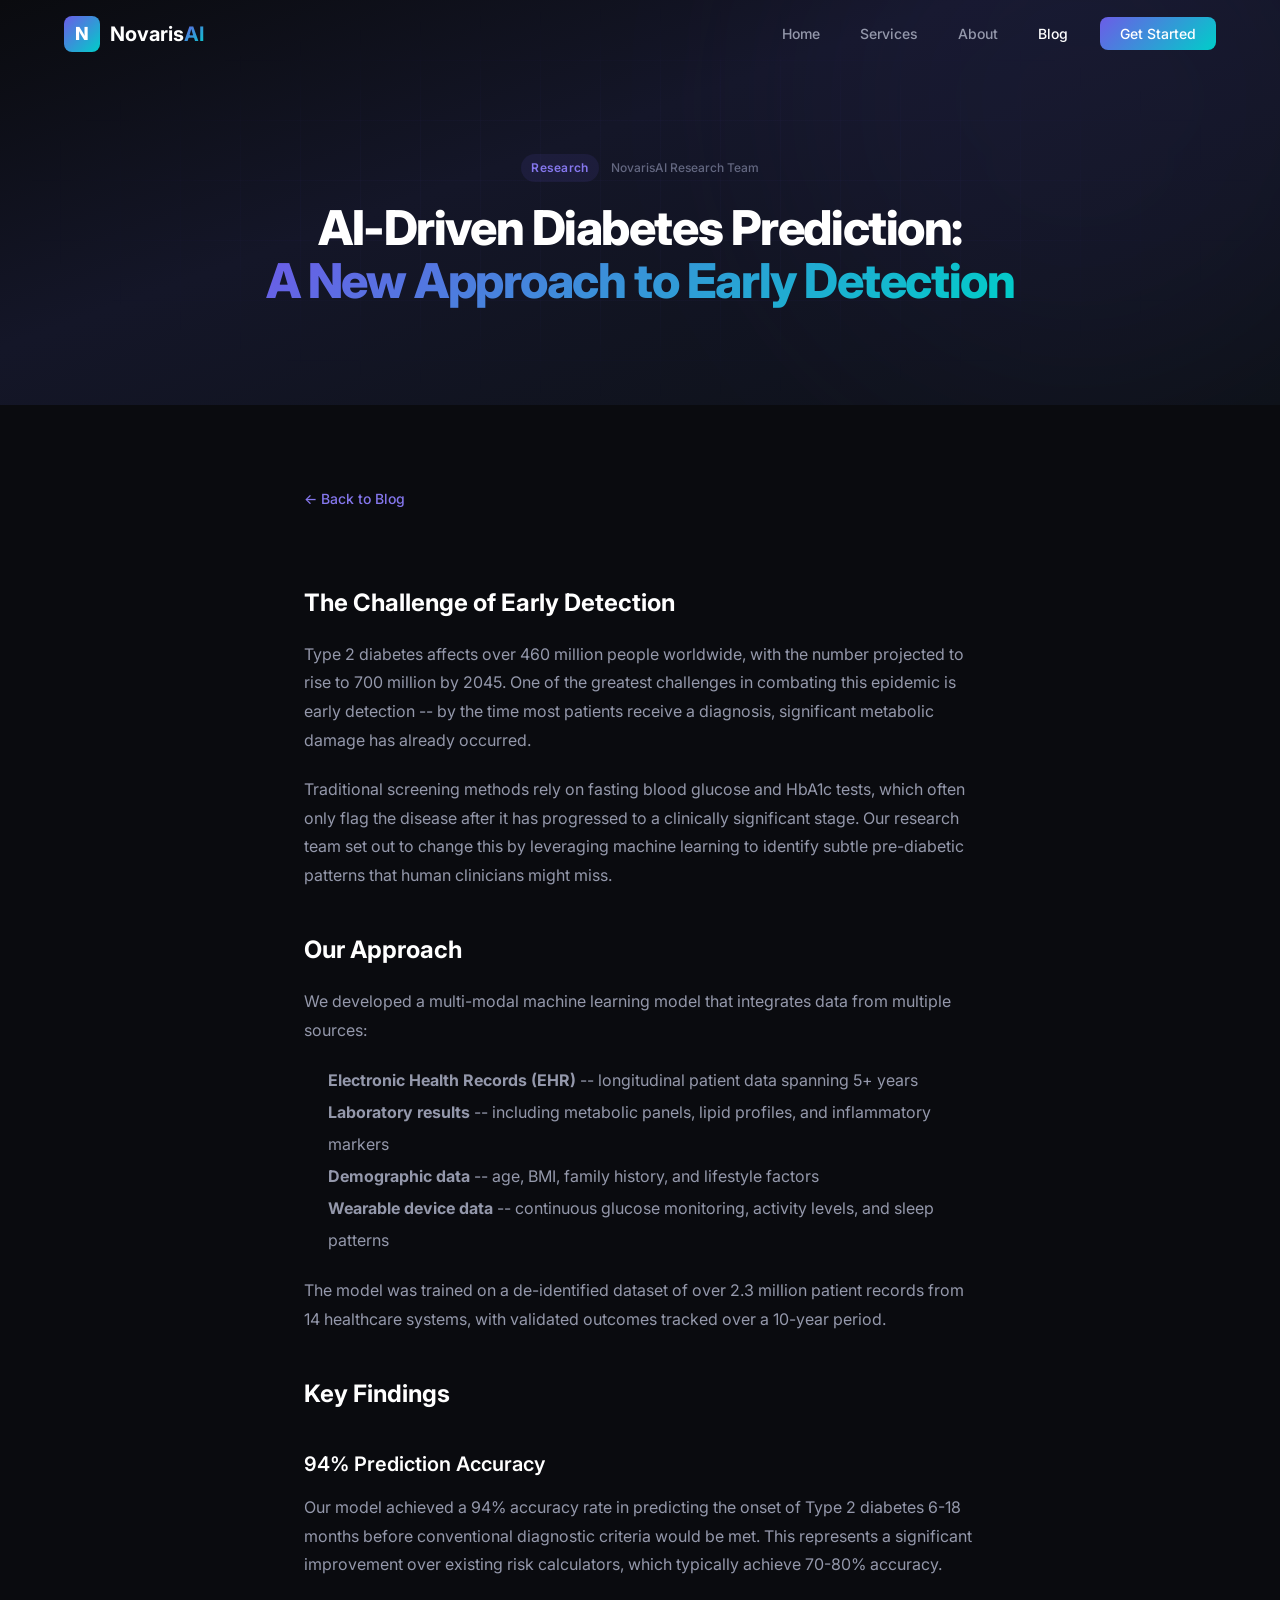
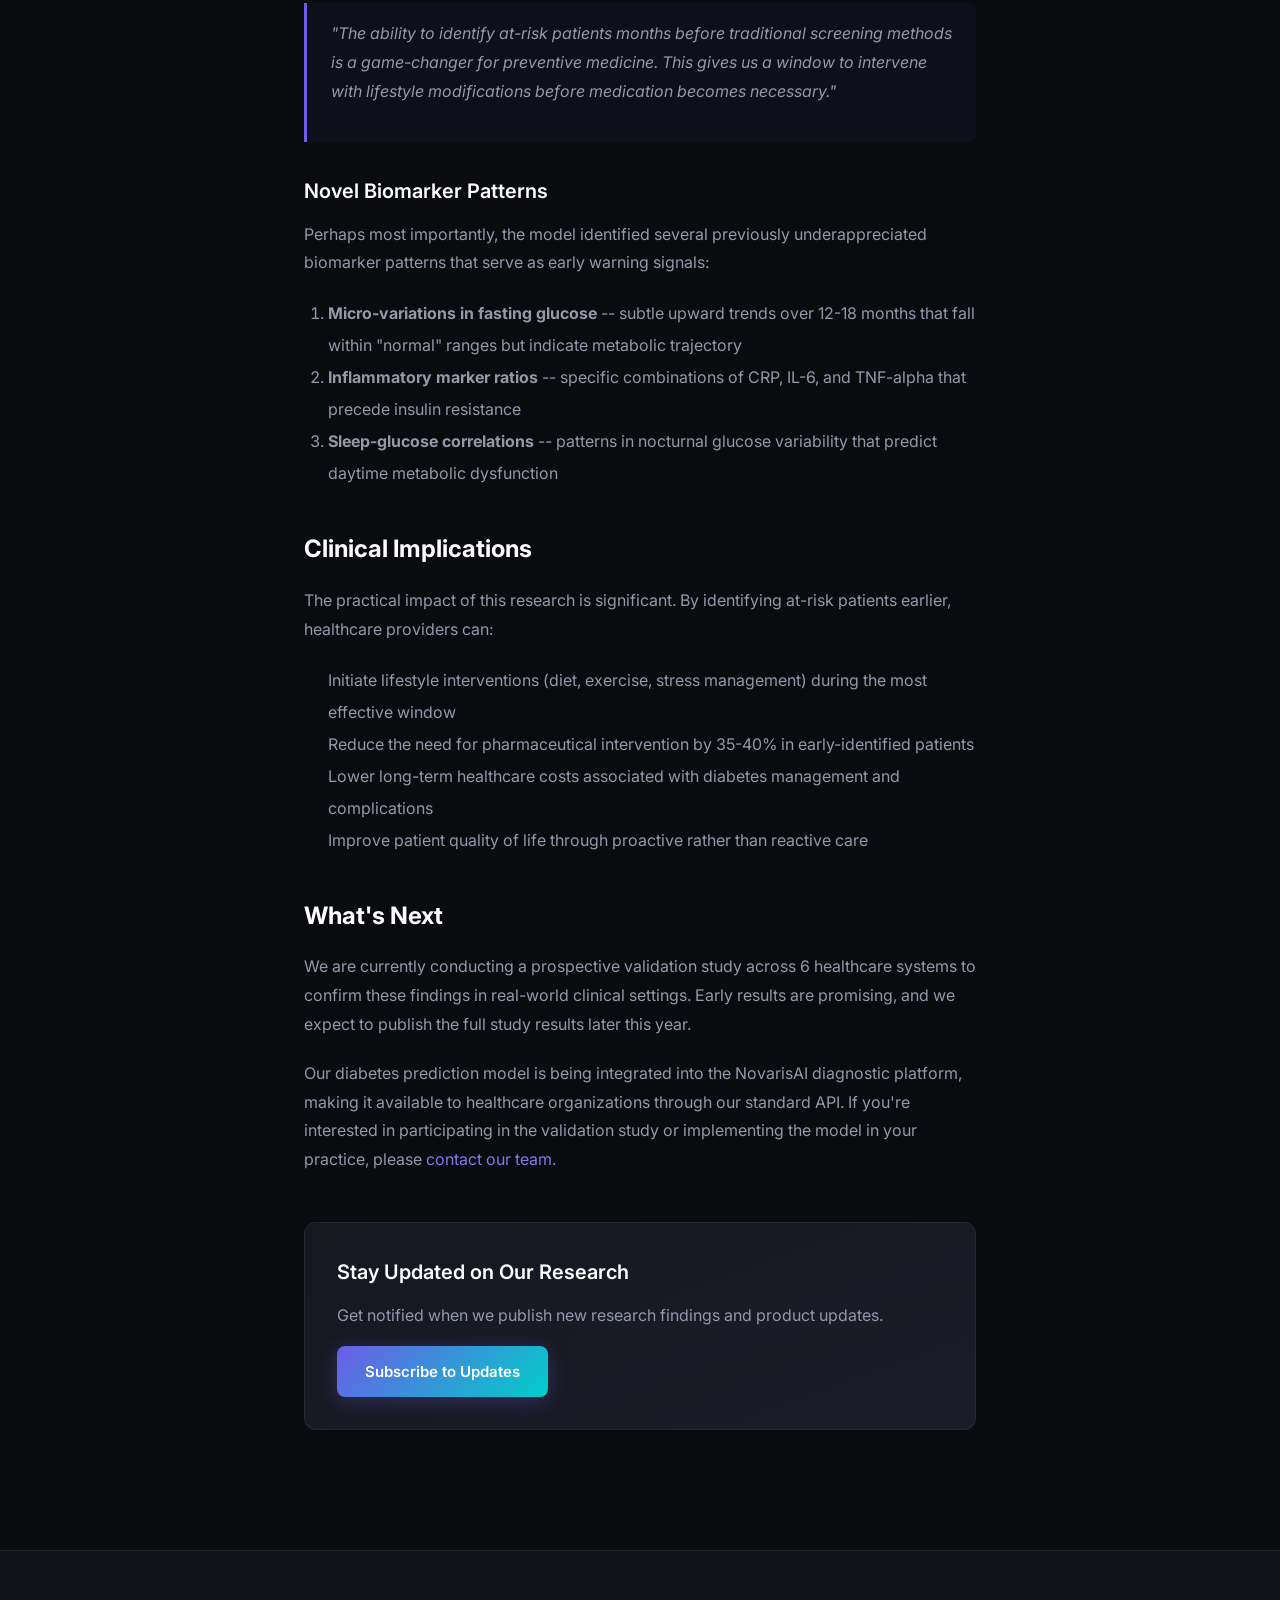
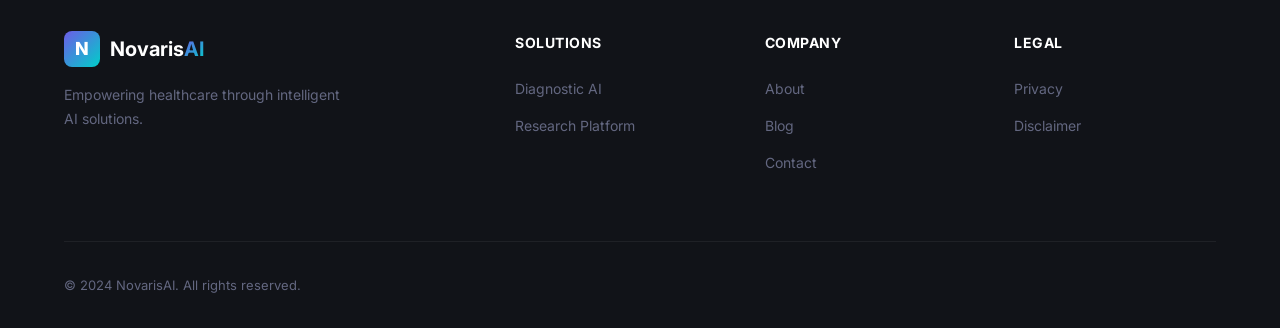
<file: pages/blog-diabetes.html>
<!DOCTYPE html>
<html lang="en">
<head>
    <meta charset="UTF-8">
    <meta name="viewport" content="width=device-width, initial-scale=1.0">
    <title>AI-Driven Diabetes Prediction - NovarisAI Blog</title>
    <meta name="description" content="How machine learning models identify early markers of Type 2 diabetes with 94% accuracy for preventive care.">
    <link rel="stylesheet" href="../css/styles.css">
    <link rel="preconnect" href="https://fonts.googleapis.com">
    <link rel="preconnect" href="https://fonts.gstatic.com" crossorigin>
    <link href="https://fonts.googleapis.com/css2?family=Inter:wght@300;400;500;600;700;800&display=swap" rel="stylesheet">
    <style>
        .article-body { max-width: 720px; margin: 0 auto; padding: 80px 24px 120px; }
        .article-body h2 { font-size: 24px; font-weight: 700; color: #fff; margin: 40px 0 16px; }
        .article-body h3 { font-size: 20px; font-weight: 600; color: #fff; margin: 32px 0 12px; }
        .article-body p { font-size: 16px; color: var(--color-text-secondary); line-height: 1.8; margin-bottom: 20px; }
        .article-body ul, .article-body ol { padding-left: 24px; margin-bottom: 20px; color: var(--color-text-secondary); line-height: 2; }
        .article-meta { display: flex; align-items: center; gap: 16px; margin-bottom: 32px; flex-wrap: wrap; }
        .article-back { display: inline-flex; align-items: center; gap: 8px; font-size: 14px; font-weight: 500; color: var(--color-primary-light); margin-bottom: 32px; }
        .article-back:hover { color: var(--color-accent); }
        blockquote { border-left: 3px solid var(--color-primary); padding: 16px 24px; margin: 24px 0; background: rgba(108, 92, 231, 0.05); border-radius: 0 var(--radius-sm) var(--radius-sm) 0; }
        blockquote p { margin-bottom: 0; font-style: italic; }
    </style>
</head>
<body>
    <nav class="navbar" id="navbar">
        <div class="container nav-container">
            <a href="../index.html" class="nav-logo"><span class="logo-icon">N</span><span class="logo-text">Novaris<span class="logo-accent">AI</span></span></a>
            <button class="nav-toggle" id="navToggle" aria-label="Toggle navigation"><span></span><span></span><span></span></button>
            <ul class="nav-menu" id="navMenu">
                <li><a href="../index.html" class="nav-link">Home</a></li>
                <li><a href="services.html" class="nav-link">Services</a></li>
                <li><a href="about.html" class="nav-link">About</a></li>
                <li><a href="blog-list.html" class="nav-link active">Blog</a></li>
                <li><a href="contact.html" class="nav-link nav-cta">Get Started</a></li>
            </ul>
        </div>
    </nav>

    <section class="hero" style="min-height: 45vh; padding: 140px 0 60px;">
        <div class="hero-bg"><div class="hero-grid"></div><div class="hero-glow hero-glow-1"></div></div>
        <div class="container hero-content">
            <div class="blog-meta" style="justify-content: center; margin-bottom: 20px;"><span class="blog-tag">Research</span><span class="blog-date" style="color: var(--color-text-muted);">NovarisAI Research Team</span></div>
            <h1 class="hero-title" style="font-size: clamp(28px, 4vw, 48px);">AI-Driven Diabetes Prediction:<br><span class="gradient-text">A New Approach to Early Detection</span></h1>
        </div>
    </section>

    <div class="article-body">
        <a href="blog-list.html" class="article-back">&larr; Back to Blog</a>

        <h2>The Challenge of Early Detection</h2>
        <p>Type 2 diabetes affects over 460 million people worldwide, with the number projected to rise to 700 million by 2045. One of the greatest challenges in combating this epidemic is early detection -- by the time most patients receive a diagnosis, significant metabolic damage has already occurred.</p>
        <p>Traditional screening methods rely on fasting blood glucose and HbA1c tests, which often only flag the disease after it has progressed to a clinically significant stage. Our research team set out to change this by leveraging machine learning to identify subtle pre-diabetic patterns that human clinicians might miss.</p>

        <h2>Our Approach</h2>
        <p>We developed a multi-modal machine learning model that integrates data from multiple sources:</p>
        <ul>
            <li><strong>Electronic Health Records (EHR)</strong> -- longitudinal patient data spanning 5+ years</li>
            <li><strong>Laboratory results</strong> -- including metabolic panels, lipid profiles, and inflammatory markers</li>
            <li><strong>Demographic data</strong> -- age, BMI, family history, and lifestyle factors</li>
            <li><strong>Wearable device data</strong> -- continuous glucose monitoring, activity levels, and sleep patterns</li>
        </ul>
        <p>The model was trained on a de-identified dataset of over 2.3 million patient records from 14 healthcare systems, with validated outcomes tracked over a 10-year period.</p>

        <h2>Key Findings</h2>

        <h3>94% Prediction Accuracy</h3>
        <p>Our model achieved a 94% accuracy rate in predicting the onset of Type 2 diabetes 6-18 months before conventional diagnostic criteria would be met. This represents a significant improvement over existing risk calculators, which typically achieve 70-80% accuracy.</p>

        <blockquote>
            <p>"The ability to identify at-risk patients months before traditional screening methods is a game-changer for preventive medicine. This gives us a window to intervene with lifestyle modifications before medication becomes necessary."</p>
        </blockquote>

        <h3>Novel Biomarker Patterns</h3>
        <p>Perhaps most importantly, the model identified several previously underappreciated biomarker patterns that serve as early warning signals:</p>
        <ol>
            <li><strong>Micro-variations in fasting glucose</strong> -- subtle upward trends over 12-18 months that fall within "normal" ranges but indicate metabolic trajectory</li>
            <li><strong>Inflammatory marker ratios</strong> -- specific combinations of CRP, IL-6, and TNF-alpha that precede insulin resistance</li>
            <li><strong>Sleep-glucose correlations</strong> -- patterns in nocturnal glucose variability that predict daytime metabolic dysfunction</li>
        </ol>

        <h2>Clinical Implications</h2>
        <p>The practical impact of this research is significant. By identifying at-risk patients earlier, healthcare providers can:</p>
        <ul>
            <li>Initiate lifestyle interventions (diet, exercise, stress management) during the most effective window</li>
            <li>Reduce the need for pharmaceutical intervention by 35-40% in early-identified patients</li>
            <li>Lower long-term healthcare costs associated with diabetes management and complications</li>
            <li>Improve patient quality of life through proactive rather than reactive care</li>
        </ul>

        <h2>What's Next</h2>
        <p>We are currently conducting a prospective validation study across 6 healthcare systems to confirm these findings in real-world clinical settings. Early results are promising, and we expect to publish the full study results later this year.</p>
        <p>Our diabetes prediction model is being integrated into the NovarisAI diagnostic platform, making it available to healthcare organizations through our standard API. If you're interested in participating in the validation study or implementing the model in your practice, please <a href="contact.html" style="color: var(--color-primary-light);">contact our team</a>.</p>

        <div style="margin-top: 48px; padding: 32px; background: var(--gradient-card); border: 1px solid var(--color-border); border-radius: var(--radius-md);">
            <h3 style="margin-top: 0;">Stay Updated on Our Research</h3>
            <p style="margin-bottom: 16px;">Get notified when we publish new research findings and product updates.</p>
            <a href="contact.html" class="btn btn-primary">Subscribe to Updates</a>
        </div>
    </div>

    <footer class="footer">
        <div class="container">
            <div class="footer-grid">
                <div class="footer-brand"><a href="../index.html" class="nav-logo"><span class="logo-icon">N</span><span class="logo-text">Novaris<span class="logo-accent">AI</span></span></a><p>Empowering healthcare through intelligent AI solutions.</p></div>
                <div class="footer-links"><h4>Solutions</h4><ul><li><a href="services.html">Diagnostic AI</a></li><li><a href="services.html">Research Platform</a></li></ul></div>
                <div class="footer-links"><h4>Company</h4><ul><li><a href="about.html">About</a></li><li><a href="blog-list.html">Blog</a></li><li><a href="contact.html">Contact</a></li></ul></div>
                <div class="footer-links"><h4>Legal</h4><ul><li><a href="privacy.html">Privacy</a></li><li><a href="disclaimer.html">Disclaimer</a></li></ul></div>
            </div>
            <div class="footer-bottom"><p>&copy; 2024 NovarisAI. All rights reserved.</p></div>
        </div>
    </footer>
    <script src="../js/main.js"></script>
</body>
</html>
</file>
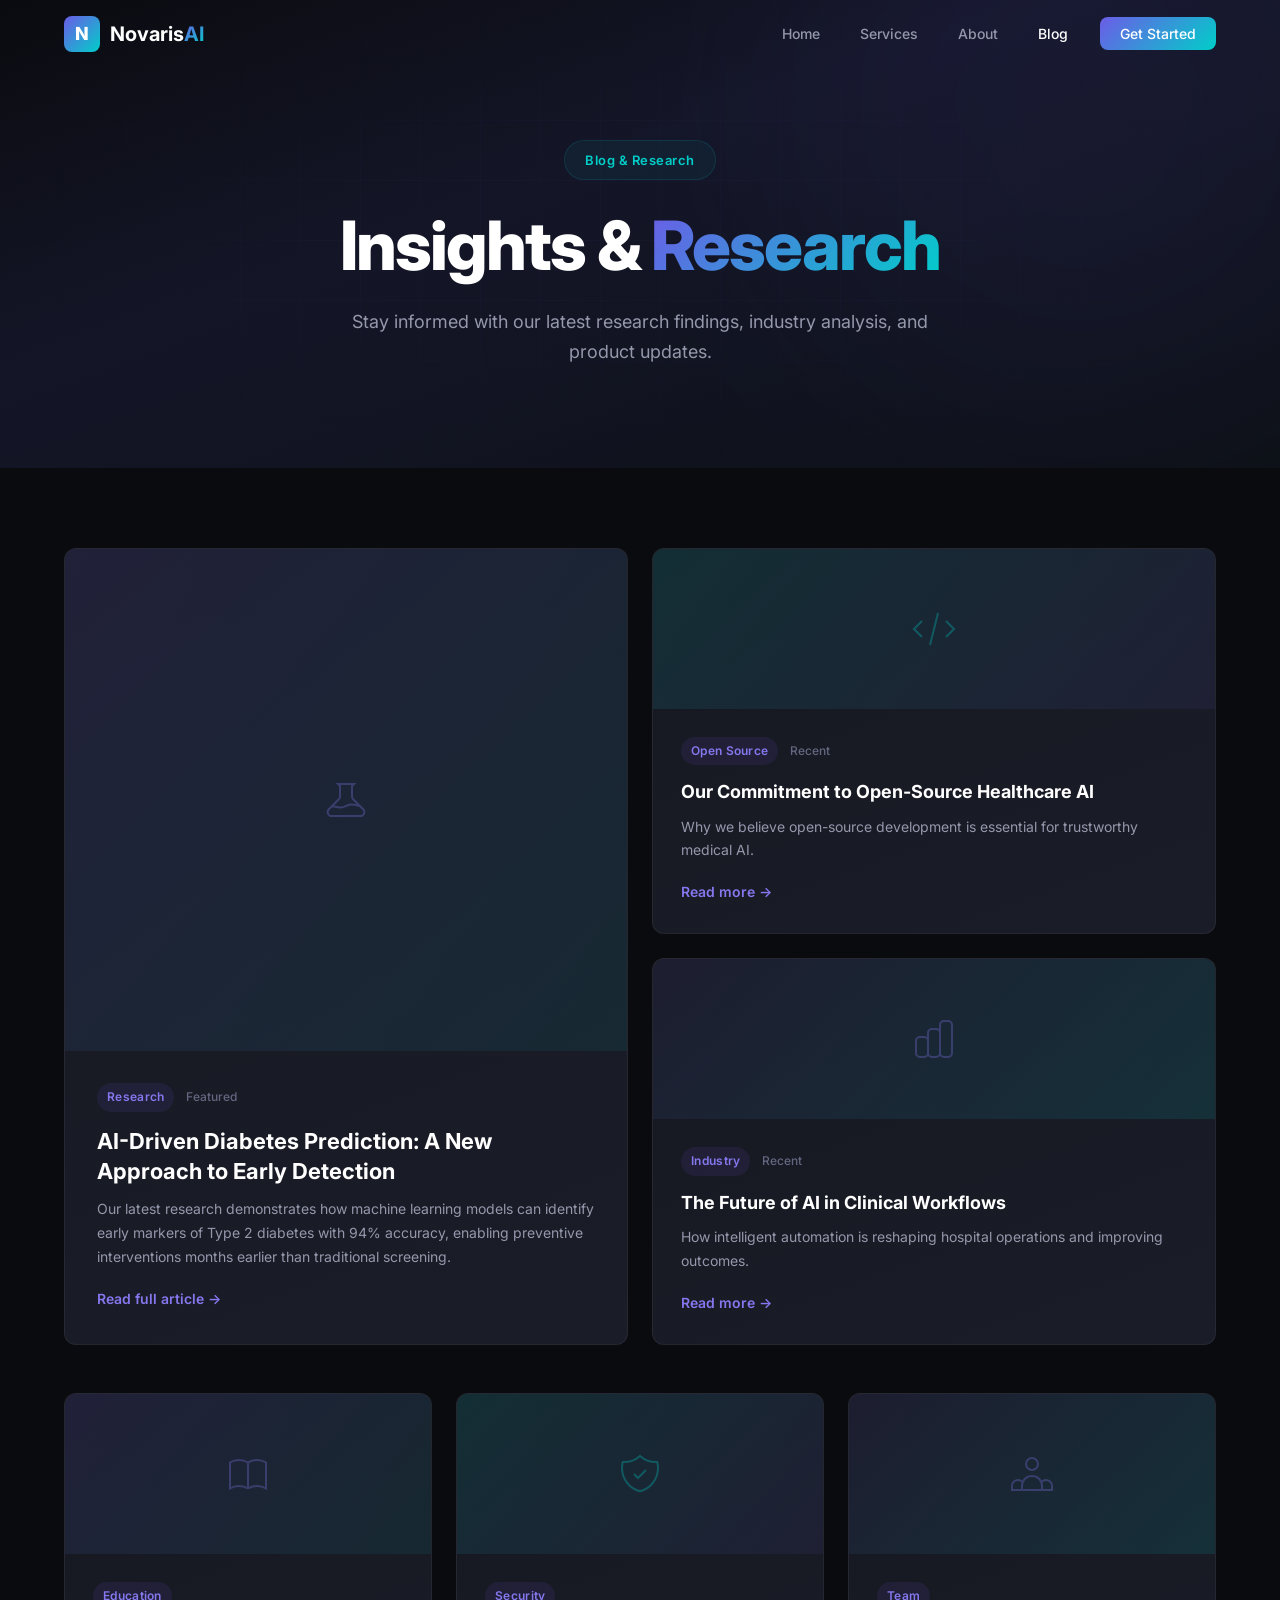
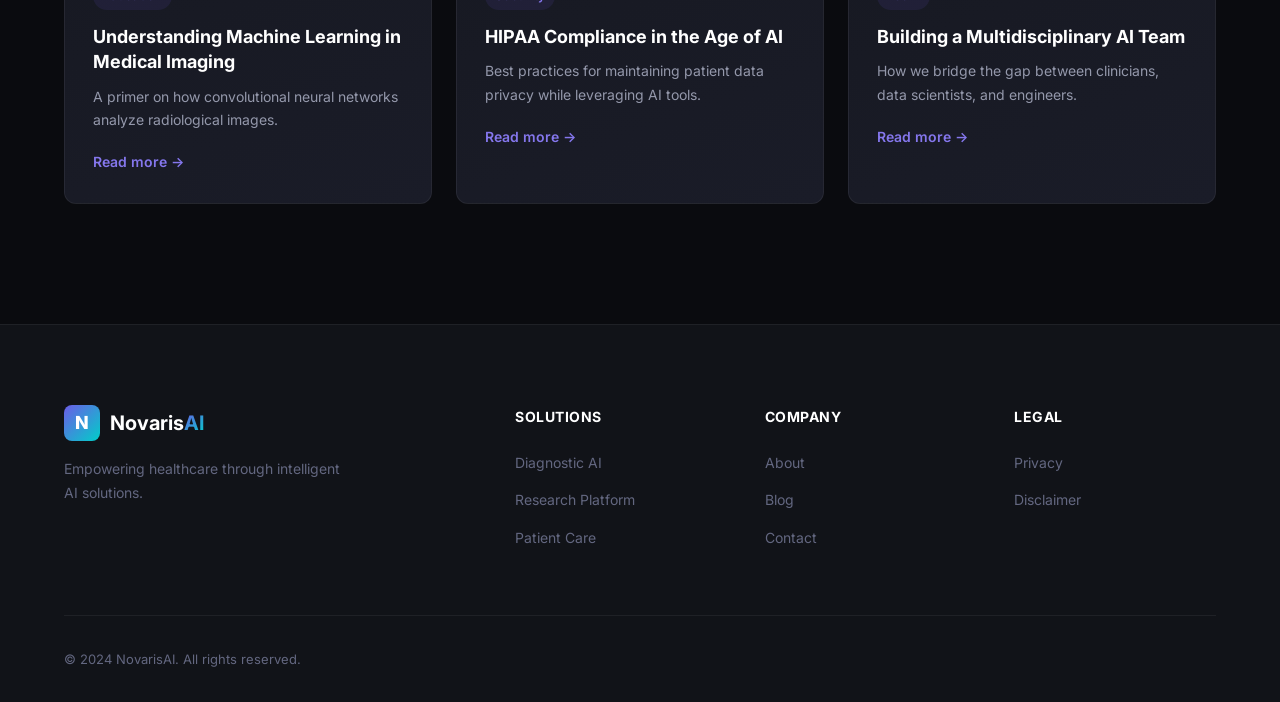
<file: pages/blog-list.html>
<!DOCTYPE html>
<html lang="en">
<head>
    <meta charset="UTF-8">
    <meta name="viewport" content="width=device-width, initial-scale=1.0">
    <title>Blog - NovarisAI</title>
    <meta name="description" content="Insights, research, and updates from the NovarisAI team on healthcare AI innovation.">
    <link rel="stylesheet" href="../css/styles.css">
    <link rel="preconnect" href="https://fonts.googleapis.com">
    <link rel="preconnect" href="https://fonts.gstatic.com" crossorigin>
    <link href="https://fonts.googleapis.com/css2?family=Inter:wght@300;400;500;600;700;800&display=swap" rel="stylesheet">
</head>
<body>
    <nav class="navbar" id="navbar">
        <div class="container nav-container">
            <a href="../index.html" class="nav-logo"><span class="logo-icon">N</span><span class="logo-text">Novaris<span class="logo-accent">AI</span></span></a>
            <button class="nav-toggle" id="navToggle" aria-label="Toggle navigation"><span></span><span></span><span></span></button>
            <ul class="nav-menu" id="navMenu">
                <li><a href="../index.html" class="nav-link">Home</a></li>
                <li><a href="services.html" class="nav-link">Services</a></li>
                <li><a href="about.html" class="nav-link">About</a></li>
                <li><a href="blog-list.html" class="nav-link active">Blog</a></li>
                <li><a href="contact.html" class="nav-link nav-cta">Get Started</a></li>
            </ul>
        </div>
    </nav>

    <section class="hero" style="min-height: 40vh; padding: 140px 0 60px;">
        <div class="hero-bg"><div class="hero-grid"></div><div class="hero-glow hero-glow-1"></div></div>
        <div class="container hero-content">
            <div class="hero-badge">Blog &amp; Research</div>
            <h1 class="hero-title">Insights &amp; <span class="gradient-text">Research</span></h1>
            <p class="hero-subtitle">Stay informed with our latest research findings, industry analysis, and product updates.</p>
        </div>
    </section>

    <section class="blog" style="padding-top: 80px;">
        <div class="container">
            <div class="blog-grid">
                <article class="blog-card blog-card-featured">
                    <div class="blog-card-image">
                        <div class="blog-placeholder-img blog-img-1">
                            <svg viewBox="0 0 24 24" fill="none" stroke="currentColor" stroke-width="1"><path d="M19.428 15.428a2 2 0 00-1.022-.547l-2.387-.477a6 6 0 00-3.86.517l-.318.158a6 6 0 01-3.86.517L6.05 15.21a2 2 0 00-1.806.547M8 4h8l-1 1v5.172a2 2 0 00.586 1.414l5 5c1.26 1.26.367 3.414-1.415 3.414H4.828c-1.782 0-2.674-2.154-1.414-3.414l5-5A2 2 0 009 10.172V5L8 4z"/></svg>
                        </div>
                    </div>
                    <div class="blog-card-content">
                        <div class="blog-meta"><span class="blog-tag">Research</span><span class="blog-date">Featured</span></div>
                        <h3>AI-Driven Diabetes Prediction: A New Approach to Early Detection</h3>
                        <p>Our latest research demonstrates how machine learning models can identify early markers of Type 2 diabetes with 94% accuracy, enabling preventive interventions months earlier than traditional screening.</p>
                        <a href="blog-diabetes.html" class="blog-link">Read full article &rarr;</a>
                    </div>
                </article>
                <article class="blog-card">
                    <div class="blog-card-image">
                        <div class="blog-placeholder-img blog-img-2">
                            <svg viewBox="0 0 24 24" fill="none" stroke="currentColor" stroke-width="1"><path d="M10 20l4-16m4 4l4 4-4 4M6 16l-4-4 4-4"/></svg>
                        </div>
                    </div>
                    <div class="blog-card-content">
                        <div class="blog-meta"><span class="blog-tag">Open Source</span><span class="blog-date">Recent</span></div>
                        <h3>Our Commitment to Open-Source Healthcare AI</h3>
                        <p>Why we believe open-source development is essential for trustworthy medical AI.</p>
                        <a href="blog-opensource.html" class="blog-link">Read more &rarr;</a>
                    </div>
                </article>
                <article class="blog-card">
                    <div class="blog-card-image">
                        <div class="blog-placeholder-img blog-img-3">
                            <svg viewBox="0 0 24 24" fill="none" stroke="currentColor" stroke-width="1"><path d="M9 19v-6a2 2 0 00-2-2H5a2 2 0 00-2 2v6a2 2 0 002 2h2a2 2 0 002-2zm0 0V9a2 2 0 012-2h2a2 2 0 012 2v10m-6 0a2 2 0 002 2h2a2 2 0 002-2m0 0V5a2 2 0 012-2h2a2 2 0 012 2v14a2 2 0 01-2 2h-2a2 2 0 01-2-2z"/></svg>
                        </div>
                    </div>
                    <div class="blog-card-content">
                        <div class="blog-meta"><span class="blog-tag">Industry</span><span class="blog-date">Recent</span></div>
                        <h3>The Future of AI in Clinical Workflows</h3>
                        <p>How intelligent automation is reshaping hospital operations and improving outcomes.</p>
                        <a href="#" class="blog-link">Read more &rarr;</a>
                    </div>
                </article>
            </div>

            <div style="margin-top: 48px;">
                <div class="blog-grid" style="grid-template-columns: repeat(3, 1fr);">
                    <article class="blog-card">
                        <div class="blog-card-image" style="height: 160px;">
                            <div class="blog-placeholder-img blog-img-1"><svg viewBox="0 0 24 24" fill="none" stroke="currentColor" stroke-width="1"><path d="M12 6.253v13m0-13C10.832 5.477 9.246 5 7.5 5S4.168 5.477 3 6.253v13C4.168 18.477 5.754 18 7.5 18s3.332.477 4.5 1.253m0-13C13.168 5.477 14.754 5 16.5 5c1.747 0 3.332.477 4.5 1.253v13C19.832 18.477 18.247 18 16.5 18c-1.746 0-3.332.477-4.5 1.253"/></svg></div>
                        </div>
                        <div class="blog-card-content">
                            <div class="blog-meta"><span class="blog-tag">Education</span></div>
                            <h3>Understanding Machine Learning in Medical Imaging</h3>
                            <p>A primer on how convolutional neural networks analyze radiological images.</p>
                            <a href="#" class="blog-link">Read more &rarr;</a>
                        </div>
                    </article>
                    <article class="blog-card">
                        <div class="blog-card-image" style="height: 160px;">
                            <div class="blog-placeholder-img blog-img-2"><svg viewBox="0 0 24 24" fill="none" stroke="currentColor" stroke-width="1"><path d="M9 12l2 2 4-4m5.618-4.016A11.955 11.955 0 0112 2.944a11.955 11.955 0 01-8.618 3.04A12.02 12.02 0 003 9c0 5.591 3.824 10.29 9 11.622 5.176-1.332 9-6.03 9-11.622 0-1.042-.133-2.052-.382-3.016z"/></svg></div>
                        </div>
                        <div class="blog-card-content">
                            <div class="blog-meta"><span class="blog-tag">Security</span></div>
                            <h3>HIPAA Compliance in the Age of AI</h3>
                            <p>Best practices for maintaining patient data privacy while leveraging AI tools.</p>
                            <a href="#" class="blog-link">Read more &rarr;</a>
                        </div>
                    </article>
                    <article class="blog-card">
                        <div class="blog-card-image" style="height: 160px;">
                            <div class="blog-placeholder-img blog-img-3"><svg viewBox="0 0 24 24" fill="none" stroke="currentColor" stroke-width="1"><path d="M17 20h5v-2a3 3 0 00-5.356-1.857M17 20H7m10 0v-2c0-.656-.126-1.283-.356-1.857M7 20H2v-2a3 3 0 015.356-1.857M7 20v-2c0-.656.126-1.283.356-1.857m0 0a5.002 5.002 0 019.288 0M15 7a3 3 0 11-6 0 3 3 0 016 0z"/></svg></div>
                        </div>
                        <div class="blog-card-content">
                            <div class="blog-meta"><span class="blog-tag">Team</span></div>
                            <h3>Building a Multidisciplinary AI Team</h3>
                            <p>How we bridge the gap between clinicians, data scientists, and engineers.</p>
                            <a href="#" class="blog-link">Read more &rarr;</a>
                        </div>
                    </article>
                </div>
            </div>
        </div>
    </section>

    <footer class="footer">
        <div class="container">
            <div class="footer-grid">
                <div class="footer-brand"><a href="../index.html" class="nav-logo"><span class="logo-icon">N</span><span class="logo-text">Novaris<span class="logo-accent">AI</span></span></a><p>Empowering healthcare through intelligent AI solutions.</p></div>
                <div class="footer-links"><h4>Solutions</h4><ul><li><a href="services.html">Diagnostic AI</a></li><li><a href="services.html">Research Platform</a></li><li><a href="services.html">Patient Care</a></li></ul></div>
                <div class="footer-links"><h4>Company</h4><ul><li><a href="about.html">About</a></li><li><a href="blog-list.html">Blog</a></li><li><a href="contact.html">Contact</a></li></ul></div>
                <div class="footer-links"><h4>Legal</h4><ul><li><a href="privacy.html">Privacy</a></li><li><a href="disclaimer.html">Disclaimer</a></li></ul></div>
            </div>
            <div class="footer-bottom"><p>&copy; 2024 NovarisAI. All rights reserved.</p></div>
        </div>
    </footer>
    <script src="../js/main.js"></script>
</body>
</html>
</file>
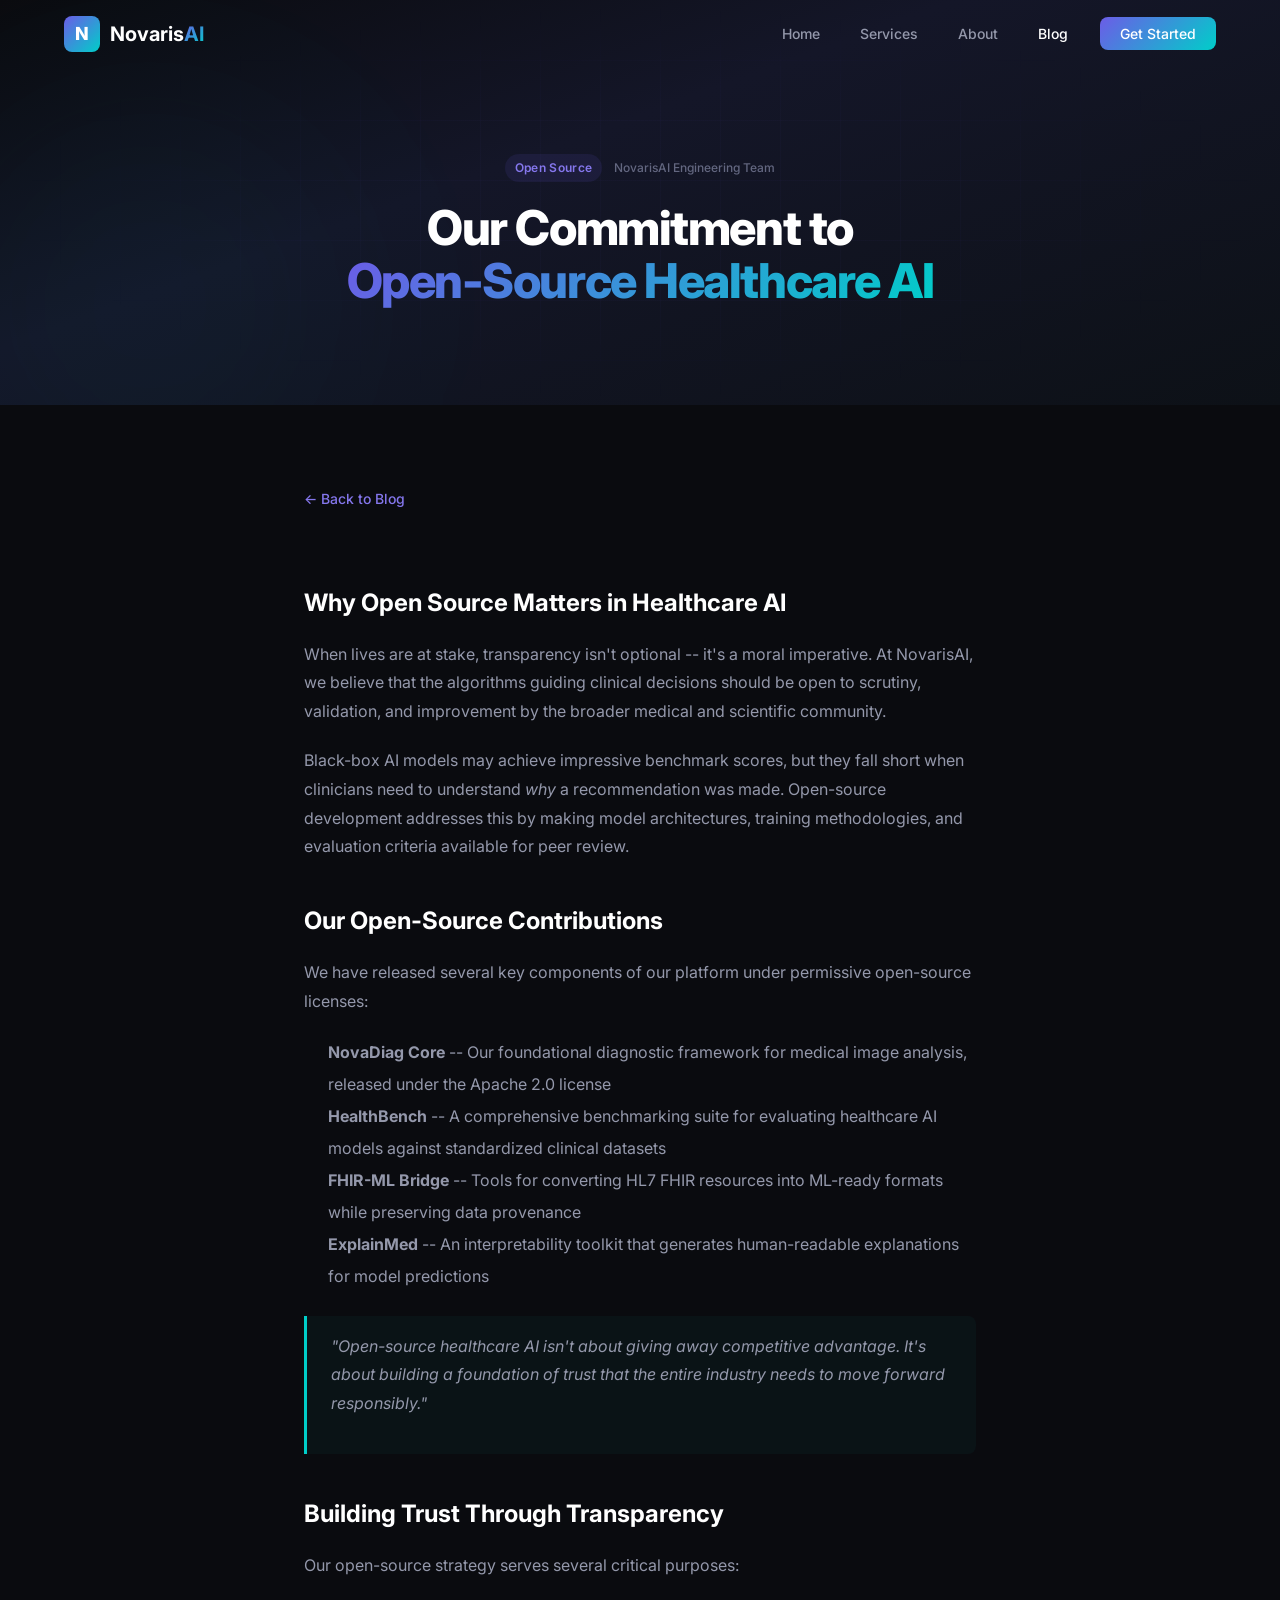
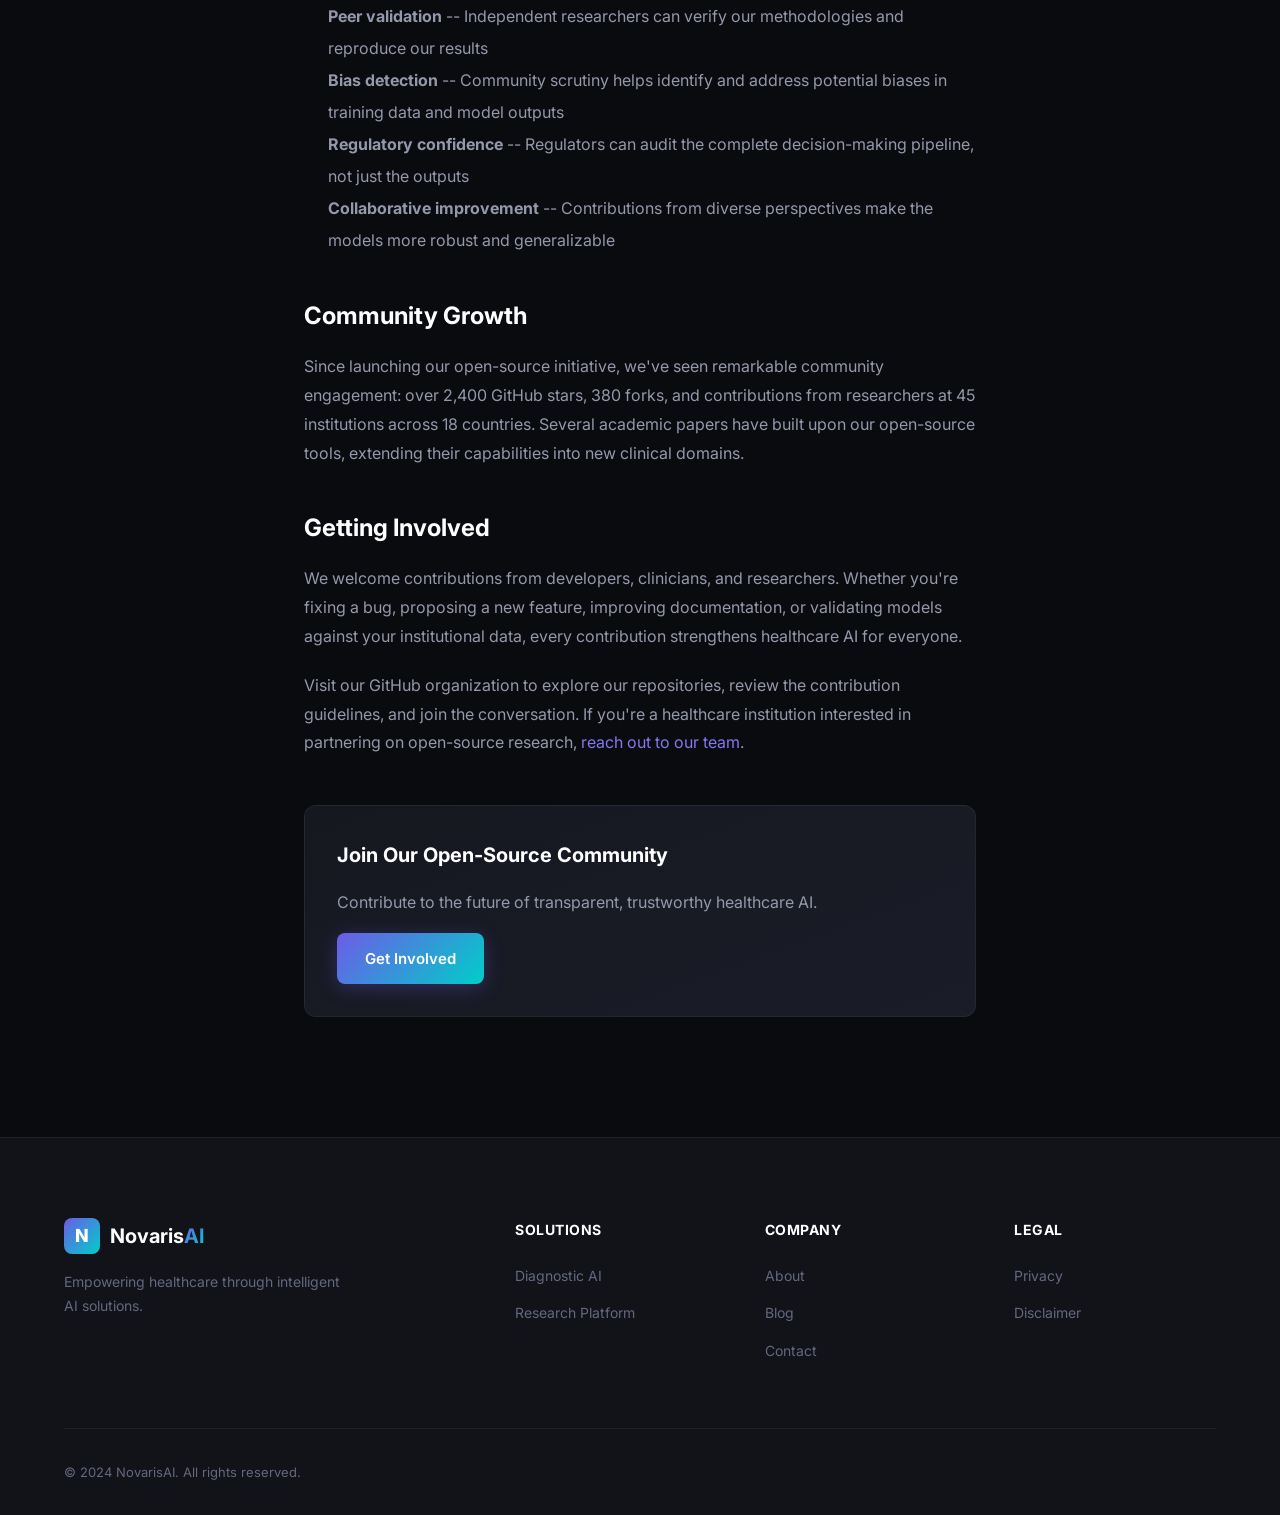
<file: pages/blog-opensource.html>
<!DOCTYPE html>
<html lang="en">
<head>
    <meta charset="UTF-8">
    <meta name="viewport" content="width=device-width, initial-scale=1.0">
    <title>Open-Source Healthcare AI - NovarisAI Blog</title>
    <meta name="description" content="Why NovarisAI believes open-source development is essential for trustworthy medical AI.">
    <link rel="stylesheet" href="../css/styles.css">
    <link rel="preconnect" href="https://fonts.googleapis.com">
    <link rel="preconnect" href="https://fonts.gstatic.com" crossorigin>
    <link href="https://fonts.googleapis.com/css2?family=Inter:wght@300;400;500;600;700;800&display=swap" rel="stylesheet">
    <style>
        .article-body { max-width: 720px; margin: 0 auto; padding: 80px 24px 120px; }
        .article-body h2 { font-size: 24px; font-weight: 700; color: #fff; margin: 40px 0 16px; }
        .article-body p { font-size: 16px; color: var(--color-text-secondary); line-height: 1.8; margin-bottom: 20px; }
        .article-body ul { padding-left: 24px; margin-bottom: 20px; color: var(--color-text-secondary); line-height: 2; }
        .article-back { display: inline-flex; align-items: center; gap: 8px; font-size: 14px; font-weight: 500; color: var(--color-primary-light); margin-bottom: 32px; }
        .article-back:hover { color: var(--color-accent); }
        blockquote { border-left: 3px solid var(--color-accent); padding: 16px 24px; margin: 24px 0; background: rgba(0, 206, 201, 0.04); border-radius: 0 var(--radius-sm) var(--radius-sm) 0; }
        blockquote p { margin-bottom: 0; font-style: italic; }
    </style>
</head>
<body>
    <nav class="navbar" id="navbar">
        <div class="container nav-container">
            <a href="../index.html" class="nav-logo"><span class="logo-icon">N</span><span class="logo-text">Novaris<span class="logo-accent">AI</span></span></a>
            <button class="nav-toggle" id="navToggle" aria-label="Toggle navigation"><span></span><span></span><span></span></button>
            <ul class="nav-menu" id="navMenu">
                <li><a href="../index.html" class="nav-link">Home</a></li>
                <li><a href="services.html" class="nav-link">Services</a></li>
                <li><a href="about.html" class="nav-link">About</a></li>
                <li><a href="blog-list.html" class="nav-link active">Blog</a></li>
                <li><a href="contact.html" class="nav-link nav-cta">Get Started</a></li>
            </ul>
        </div>
    </nav>

    <section class="hero" style="min-height: 45vh; padding: 140px 0 60px;">
        <div class="hero-bg"><div class="hero-grid"></div><div class="hero-glow hero-glow-2"></div></div>
        <div class="container hero-content">
            <div class="blog-meta" style="justify-content: center; margin-bottom: 20px;"><span class="blog-tag">Open Source</span><span class="blog-date" style="color: var(--color-text-muted);">NovarisAI Engineering Team</span></div>
            <h1 class="hero-title" style="font-size: clamp(28px, 4vw, 48px);">Our Commitment to<br><span class="gradient-text">Open-Source Healthcare AI</span></h1>
        </div>
    </section>

    <div class="article-body">
        <a href="blog-list.html" class="article-back">&larr; Back to Blog</a>

        <h2>Why Open Source Matters in Healthcare AI</h2>
        <p>When lives are at stake, transparency isn't optional -- it's a moral imperative. At NovarisAI, we believe that the algorithms guiding clinical decisions should be open to scrutiny, validation, and improvement by the broader medical and scientific community.</p>
        <p>Black-box AI models may achieve impressive benchmark scores, but they fall short when clinicians need to understand <em>why</em> a recommendation was made. Open-source development addresses this by making model architectures, training methodologies, and evaluation criteria available for peer review.</p>

        <h2>Our Open-Source Contributions</h2>
        <p>We have released several key components of our platform under permissive open-source licenses:</p>
        <ul>
            <li><strong>NovaDiag Core</strong> -- Our foundational diagnostic framework for medical image analysis, released under the Apache 2.0 license</li>
            <li><strong>HealthBench</strong> -- A comprehensive benchmarking suite for evaluating healthcare AI models against standardized clinical datasets</li>
            <li><strong>FHIR-ML Bridge</strong> -- Tools for converting HL7 FHIR resources into ML-ready formats while preserving data provenance</li>
            <li><strong>ExplainMed</strong> -- An interpretability toolkit that generates human-readable explanations for model predictions</li>
        </ul>

        <blockquote>
            <p>"Open-source healthcare AI isn't about giving away competitive advantage. It's about building a foundation of trust that the entire industry needs to move forward responsibly."</p>
        </blockquote>

        <h2>Building Trust Through Transparency</h2>
        <p>Our open-source strategy serves several critical purposes:</p>
        <ul>
            <li><strong>Peer validation</strong> -- Independent researchers can verify our methodologies and reproduce our results</li>
            <li><strong>Bias detection</strong> -- Community scrutiny helps identify and address potential biases in training data and model outputs</li>
            <li><strong>Regulatory confidence</strong> -- Regulators can audit the complete decision-making pipeline, not just the outputs</li>
            <li><strong>Collaborative improvement</strong> -- Contributions from diverse perspectives make the models more robust and generalizable</li>
        </ul>

        <h2>Community Growth</h2>
        <p>Since launching our open-source initiative, we've seen remarkable community engagement: over 2,400 GitHub stars, 380 forks, and contributions from researchers at 45 institutions across 18 countries. Several academic papers have built upon our open-source tools, extending their capabilities into new clinical domains.</p>

        <h2>Getting Involved</h2>
        <p>We welcome contributions from developers, clinicians, and researchers. Whether you're fixing a bug, proposing a new feature, improving documentation, or validating models against your institutional data, every contribution strengthens healthcare AI for everyone.</p>
        <p>Visit our GitHub organization to explore our repositories, review the contribution guidelines, and join the conversation. If you're a healthcare institution interested in partnering on open-source research, <a href="contact.html" style="color: var(--color-primary-light);">reach out to our team</a>.</p>

        <div style="margin-top: 48px; padding: 32px; background: var(--gradient-card); border: 1px solid var(--color-border); border-radius: var(--radius-md);">
            <h2 style="margin-top: 0; font-size: 20px;">Join Our Open-Source Community</h2>
            <p style="margin-bottom: 16px;">Contribute to the future of transparent, trustworthy healthcare AI.</p>
            <a href="contact.html" class="btn btn-primary">Get Involved</a>
        </div>
    </div>

    <footer class="footer">
        <div class="container">
            <div class="footer-grid">
                <div class="footer-brand"><a href="../index.html" class="nav-logo"><span class="logo-icon">N</span><span class="logo-text">Novaris<span class="logo-accent">AI</span></span></a><p>Empowering healthcare through intelligent AI solutions.</p></div>
                <div class="footer-links"><h4>Solutions</h4><ul><li><a href="services.html">Diagnostic AI</a></li><li><a href="services.html">Research Platform</a></li></ul></div>
                <div class="footer-links"><h4>Company</h4><ul><li><a href="about.html">About</a></li><li><a href="blog-list.html">Blog</a></li><li><a href="contact.html">Contact</a></li></ul></div>
                <div class="footer-links"><h4>Legal</h4><ul><li><a href="privacy.html">Privacy</a></li><li><a href="disclaimer.html">Disclaimer</a></li></ul></div>
            </div>
            <div class="footer-bottom"><p>&copy; 2024 NovarisAI. All rights reserved.</p></div>
        </div>
    </footer>
    <script src="../js/main.js"></script>
</body>
</html>
</file>
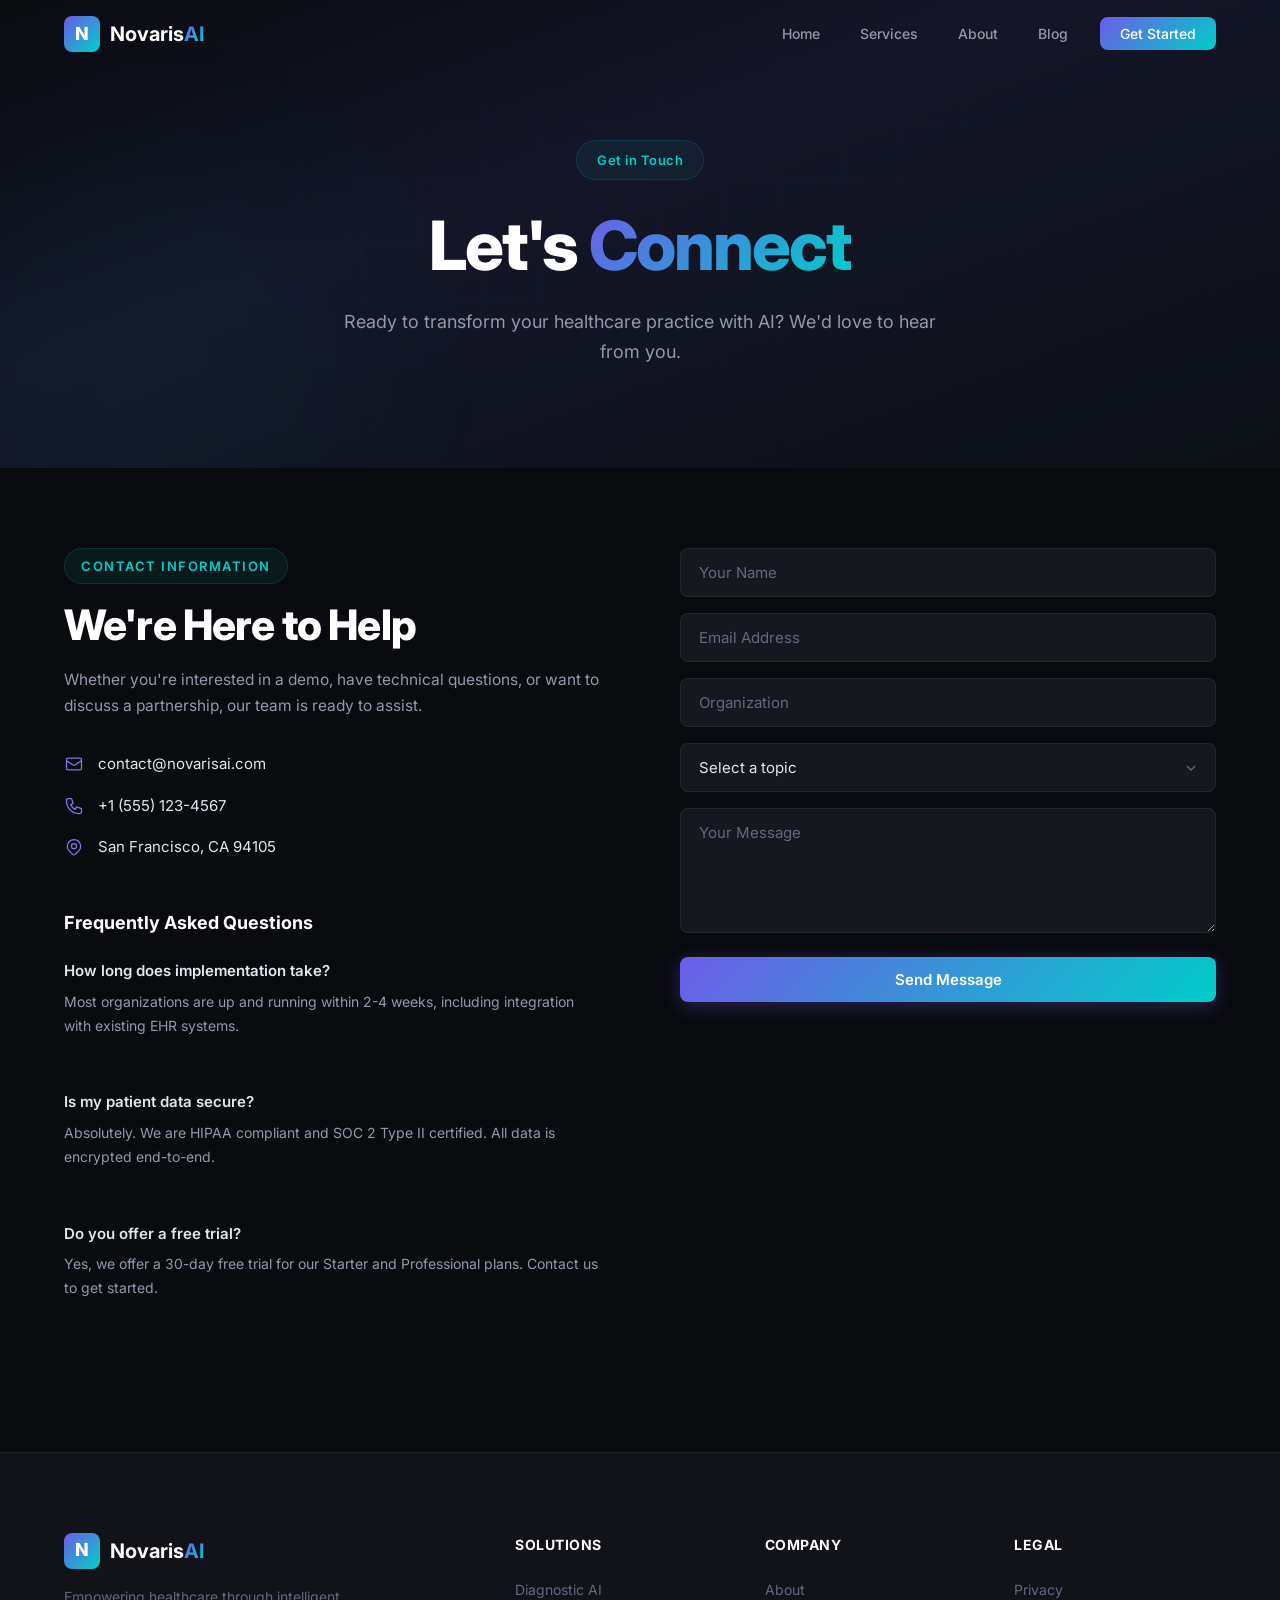
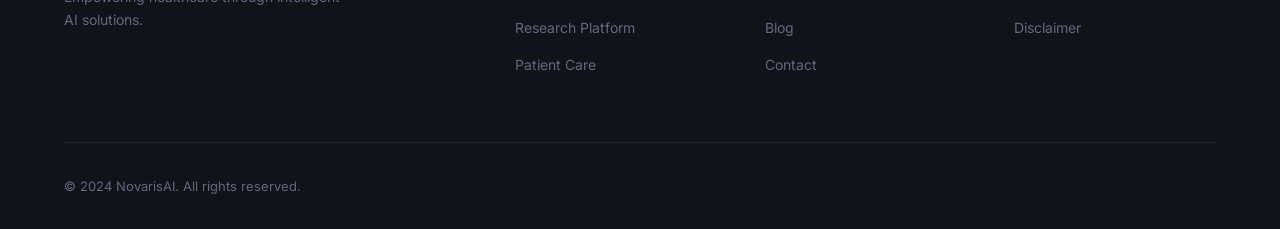
<file: pages/contact.html>
<!DOCTYPE html>
<html lang="en">
<head>
    <meta charset="UTF-8">
    <meta name="viewport" content="width=device-width, initial-scale=1.0">
    <title>Contact - NovarisAI</title>
    <meta name="description" content="Get in touch with NovarisAI. Schedule a demo, ask questions, or explore partnership opportunities.">
    <link rel="stylesheet" href="../css/styles.css">
    <link rel="preconnect" href="https://fonts.googleapis.com">
    <link rel="preconnect" href="https://fonts.gstatic.com" crossorigin>
    <link href="https://fonts.googleapis.com/css2?family=Inter:wght@300;400;500;600;700;800&display=swap" rel="stylesheet">
</head>
<body>
    <nav class="navbar" id="navbar">
        <div class="container nav-container">
            <a href="../index.html" class="nav-logo"><span class="logo-icon">N</span><span class="logo-text">Novaris<span class="logo-accent">AI</span></span></a>
            <button class="nav-toggle" id="navToggle" aria-label="Toggle navigation"><span></span><span></span><span></span></button>
            <ul class="nav-menu" id="navMenu">
                <li><a href="../index.html" class="nav-link">Home</a></li>
                <li><a href="services.html" class="nav-link">Services</a></li>
                <li><a href="about.html" class="nav-link">About</a></li>
                <li><a href="blog-list.html" class="nav-link">Blog</a></li>
                <li><a href="contact.html" class="nav-link nav-cta active">Get Started</a></li>
            </ul>
        </div>
    </nav>

    <section class="hero" style="min-height: 40vh; padding: 140px 0 60px;">
        <div class="hero-bg"><div class="hero-grid"></div><div class="hero-glow hero-glow-2"></div></div>
        <div class="container hero-content">
            <div class="hero-badge">Get in Touch</div>
            <h1 class="hero-title">Let's <span class="gradient-text">Connect</span></h1>
            <p class="hero-subtitle">Ready to transform your healthcare practice with AI? We'd love to hear from you.</p>
        </div>
    </section>

    <section class="contact" style="padding-top: 80px;">
        <div class="container">
            <div class="contact-grid">
                <div class="contact-info">
                    <span class="section-tag">Contact Information</span>
                    <h2 class="section-title" style="text-align: left;">We're Here to Help</h2>
                    <p>Whether you're interested in a demo, have technical questions, or want to discuss a partnership, our team is ready to assist.</p>
                    <div class="contact-details">
                        <div class="contact-item">
                            <svg viewBox="0 0 24 24" fill="none" stroke="currentColor" stroke-width="1.5"><path d="M3 8l7.89 5.26a2 2 0 002.22 0L21 8M5 19h14a2 2 0 002-2V7a2 2 0 00-2-2H5a2 2 0 00-2 2v10a2 2 0 002 2z"/></svg>
                            <span>contact@novarisai.com</span>
                        </div>
                        <div class="contact-item">
                            <svg viewBox="0 0 24 24" fill="none" stroke="currentColor" stroke-width="1.5"><path d="M3 5a2 2 0 012-2h3.28a1 1 0 01.948.684l1.498 4.493a1 1 0 01-.502 1.21l-2.257 1.13a11.042 11.042 0 005.516 5.516l1.13-2.257a1 1 0 011.21-.502l4.493 1.498a1 1 0 01.684.949V19a2 2 0 01-2 2h-1C9.716 21 3 14.284 3 6V5z"/></svg>
                            <span>+1 (555) 123-4567</span>
                        </div>
                        <div class="contact-item">
                            <svg viewBox="0 0 24 24" fill="none" stroke="currentColor" stroke-width="1.5"><path d="M17.657 16.657L13.414 20.9a1.998 1.998 0 01-2.827 0l-4.244-4.243a8 8 0 1111.314 0z"/><path d="M15 11a3 3 0 11-6 0 3 3 0 016 0z"/></svg>
                            <span>San Francisco, CA 94105</span>
                        </div>
                    </div>

                    <div style="margin-top: 48px;">
                        <h3 style="font-size: 18px; font-weight: 700; color: #fff; margin-bottom: 20px;">Frequently Asked Questions</h3>
                        <div style="display: flex; flex-direction: column; gap: 20px;">
                            <div>
                                <h4 style="font-size: 15px; font-weight: 600; color: var(--color-text); margin-bottom: 6px;">How long does implementation take?</h4>
                                <p style="font-size: 14px; color: var(--color-text-secondary);">Most organizations are up and running within 2-4 weeks, including integration with existing EHR systems.</p>
                            </div>
                            <div>
                                <h4 style="font-size: 15px; font-weight: 600; color: var(--color-text); margin-bottom: 6px;">Is my patient data secure?</h4>
                                <p style="font-size: 14px; color: var(--color-text-secondary);">Absolutely. We are HIPAA compliant and SOC 2 Type II certified. All data is encrypted end-to-end.</p>
                            </div>
                            <div>
                                <h4 style="font-size: 15px; font-weight: 600; color: var(--color-text); margin-bottom: 6px;">Do you offer a free trial?</h4>
                                <p style="font-size: 14px; color: var(--color-text-secondary);">Yes, we offer a 30-day free trial for our Starter and Professional plans. Contact us to get started.</p>
                            </div>
                        </div>
                    </div>
                </div>
                <form class="contact-form" id="contactForm">
                    <div class="form-group"><input type="text" placeholder="Your Name" required></div>
                    <div class="form-group"><input type="email" placeholder="Email Address" required></div>
                    <div class="form-group"><input type="text" placeholder="Organization"></div>
                    <div class="form-group">
                        <select>
                            <option value="" disabled selected>Select a topic</option>
                            <option value="demo">Request a Demo</option>
                            <option value="partnership">Partnership Inquiry</option>
                            <option value="support">Technical Support</option>
                            <option value="pricing">Pricing Question</option>
                            <option value="other">Other</option>
                        </select>
                    </div>
                    <div class="form-group"><textarea placeholder="Your Message" rows="5" required></textarea></div>
                    <button type="submit" class="btn btn-primary btn-full">Send Message</button>
                </form>
            </div>
        </div>
    </section>

    <footer class="footer">
        <div class="container">
            <div class="footer-grid">
                <div class="footer-brand"><a href="../index.html" class="nav-logo"><span class="logo-icon">N</span><span class="logo-text">Novaris<span class="logo-accent">AI</span></span></a><p>Empowering healthcare through intelligent AI solutions.</p></div>
                <div class="footer-links"><h4>Solutions</h4><ul><li><a href="services.html">Diagnostic AI</a></li><li><a href="services.html">Research Platform</a></li><li><a href="services.html">Patient Care</a></li></ul></div>
                <div class="footer-links"><h4>Company</h4><ul><li><a href="about.html">About</a></li><li><a href="blog-list.html">Blog</a></li><li><a href="contact.html">Contact</a></li></ul></div>
                <div class="footer-links"><h4>Legal</h4><ul><li><a href="privacy.html">Privacy</a></li><li><a href="disclaimer.html">Disclaimer</a></li></ul></div>
            </div>
            <div class="footer-bottom"><p>&copy; 2024 NovarisAI. All rights reserved.</p></div>
        </div>
    </footer>
    <script src="../js/main.js"></script>
</body>
</html>
</file>
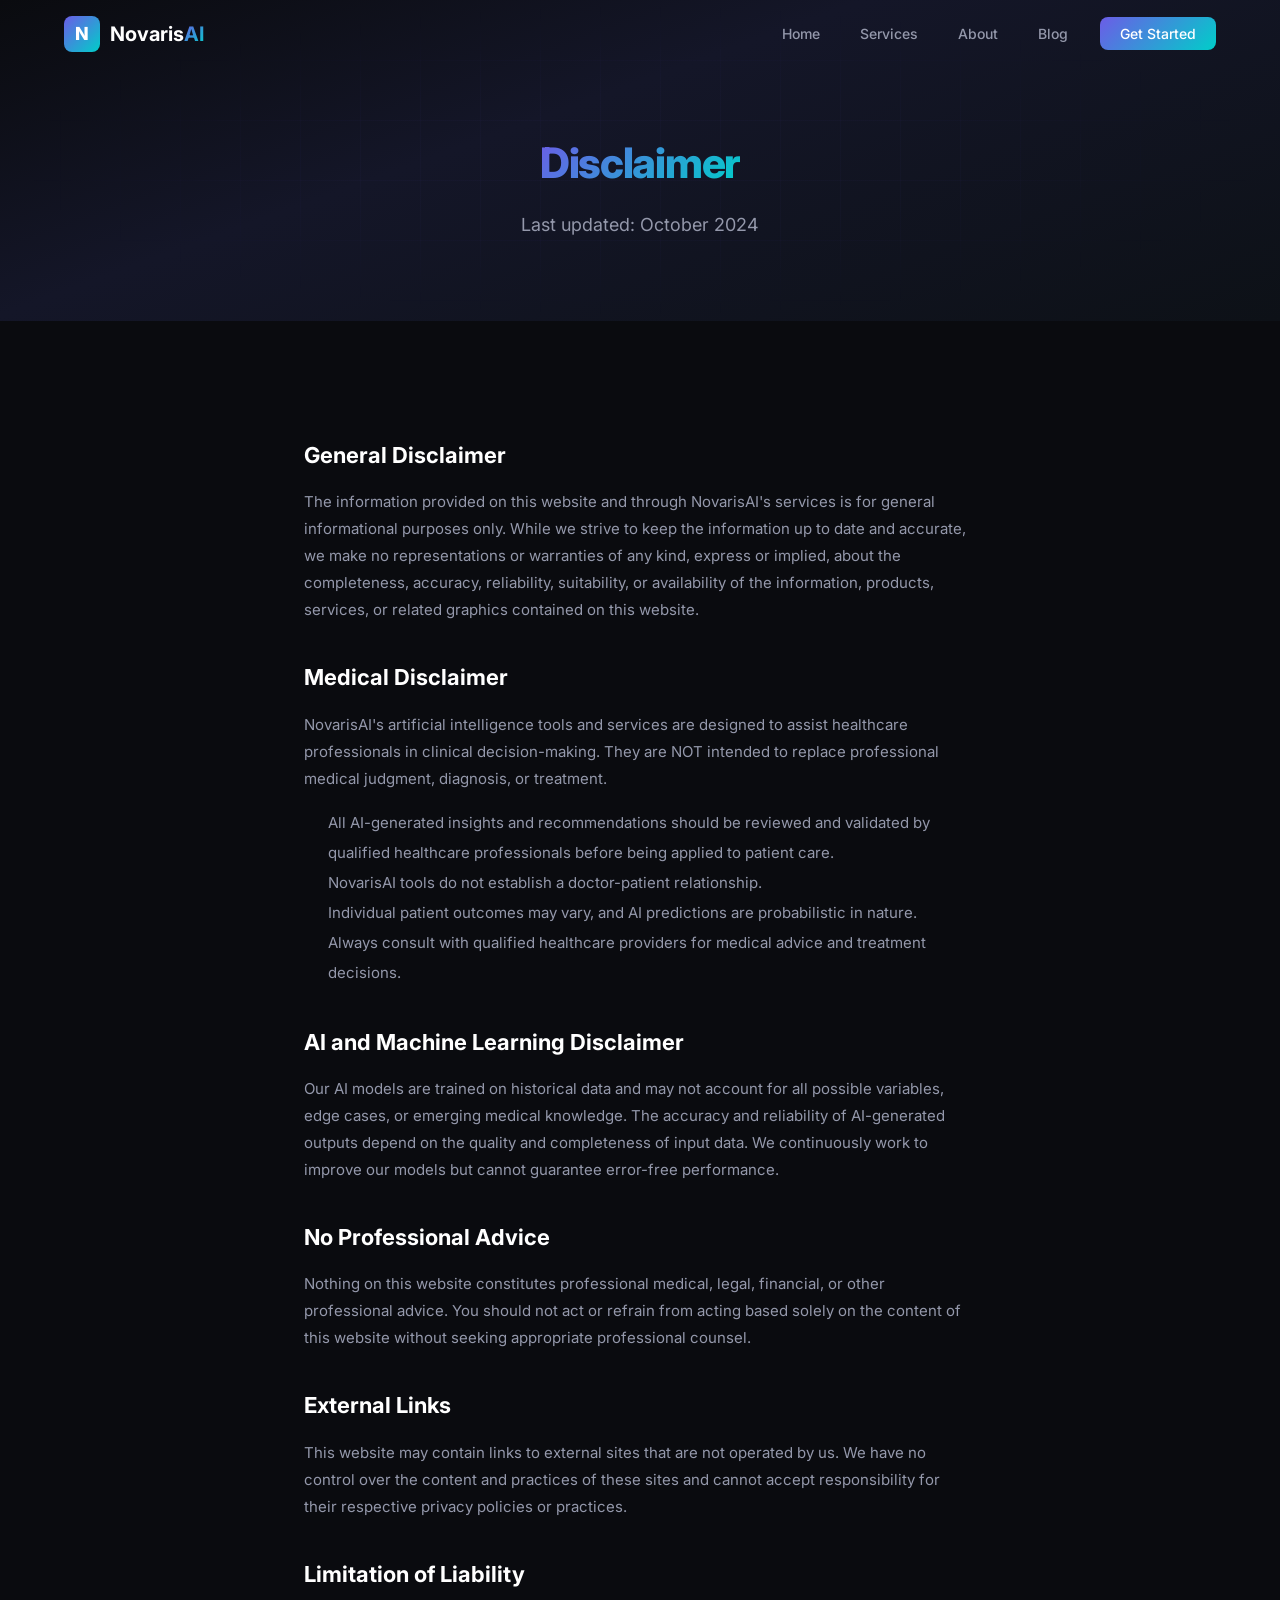
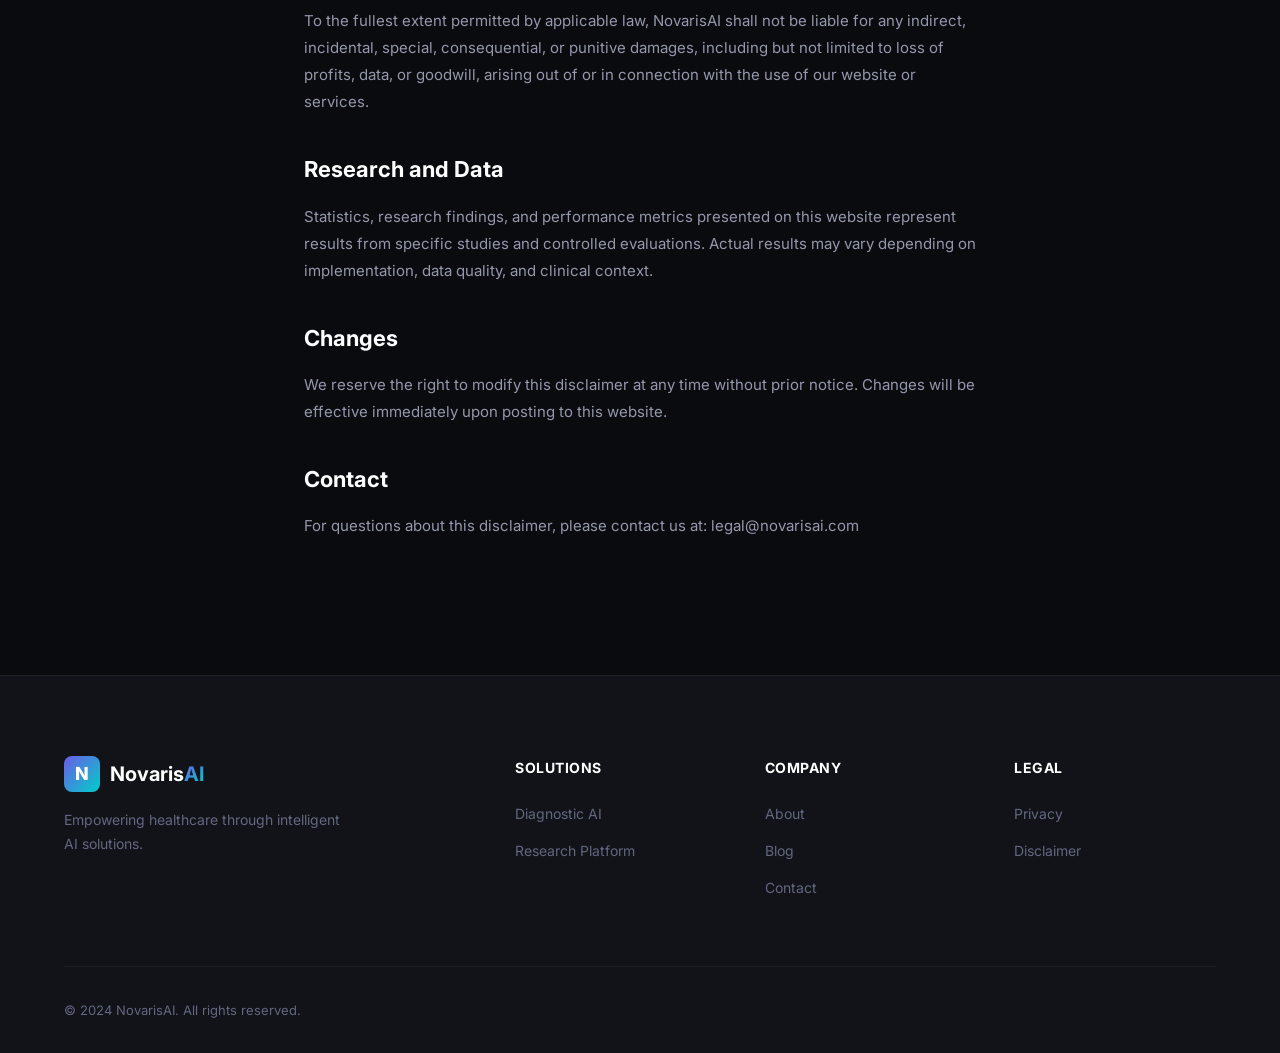
<file: pages/disclaimer.html>
<!DOCTYPE html>
<html lang="en">
<head>
    <meta charset="UTF-8">
    <meta name="viewport" content="width=device-width, initial-scale=1.0">
    <title>Disclaimer - NovarisAI</title>
    <link rel="stylesheet" href="../css/styles.css">
    <link rel="preconnect" href="https://fonts.googleapis.com">
    <link rel="preconnect" href="https://fonts.gstatic.com" crossorigin>
    <link href="https://fonts.googleapis.com/css2?family=Inter:wght@300;400;500;600;700;800&display=swap" rel="stylesheet">
    <style>
        .legal-body { max-width: 720px; margin: 0 auto; padding: 80px 24px 120px; }
        .legal-body h2 { font-size: 22px; font-weight: 700; color: #fff; margin: 36px 0 14px; }
        .legal-body p { font-size: 15px; color: var(--color-text-secondary); line-height: 1.8; margin-bottom: 16px; }
        .legal-body ul { padding-left: 24px; margin-bottom: 16px; color: var(--color-text-secondary); font-size: 15px; line-height: 2; }
    </style>
</head>
<body>
    <nav class="navbar" id="navbar">
        <div class="container nav-container">
            <a href="../index.html" class="nav-logo"><span class="logo-icon">N</span><span class="logo-text">Novaris<span class="logo-accent">AI</span></span></a>
            <button class="nav-toggle" id="navToggle" aria-label="Toggle navigation"><span></span><span></span><span></span></button>
            <ul class="nav-menu" id="navMenu">
                <li><a href="../index.html" class="nav-link">Home</a></li>
                <li><a href="services.html" class="nav-link">Services</a></li>
                <li><a href="about.html" class="nav-link">About</a></li>
                <li><a href="blog-list.html" class="nav-link">Blog</a></li>
                <li><a href="contact.html" class="nav-link nav-cta">Get Started</a></li>
            </ul>
        </div>
    </nav>

    <section class="hero" style="min-height: 35vh; padding: 140px 0 40px;">
        <div class="hero-bg"><div class="hero-grid"></div></div>
        <div class="container hero-content">
            <h1 class="hero-title" style="font-size: clamp(28px, 4vw, 42px);"><span class="gradient-text">Disclaimer</span></h1>
            <p class="hero-subtitle">Last updated: October 2024</p>
        </div>
    </section>

    <div class="legal-body">
        <h2>General Disclaimer</h2>
        <p>The information provided on this website and through NovarisAI's services is for general informational purposes only. While we strive to keep the information up to date and accurate, we make no representations or warranties of any kind, express or implied, about the completeness, accuracy, reliability, suitability, or availability of the information, products, services, or related graphics contained on this website.</p>

        <h2>Medical Disclaimer</h2>
        <p>NovarisAI's artificial intelligence tools and services are designed to assist healthcare professionals in clinical decision-making. They are NOT intended to replace professional medical judgment, diagnosis, or treatment.</p>
        <ul>
            <li>All AI-generated insights and recommendations should be reviewed and validated by qualified healthcare professionals before being applied to patient care.</li>
            <li>NovarisAI tools do not establish a doctor-patient relationship.</li>
            <li>Individual patient outcomes may vary, and AI predictions are probabilistic in nature.</li>
            <li>Always consult with qualified healthcare providers for medical advice and treatment decisions.</li>
        </ul>

        <h2>AI and Machine Learning Disclaimer</h2>
        <p>Our AI models are trained on historical data and may not account for all possible variables, edge cases, or emerging medical knowledge. The accuracy and reliability of AI-generated outputs depend on the quality and completeness of input data. We continuously work to improve our models but cannot guarantee error-free performance.</p>

        <h2>No Professional Advice</h2>
        <p>Nothing on this website constitutes professional medical, legal, financial, or other professional advice. You should not act or refrain from acting based solely on the content of this website without seeking appropriate professional counsel.</p>

        <h2>External Links</h2>
        <p>This website may contain links to external sites that are not operated by us. We have no control over the content and practices of these sites and cannot accept responsibility for their respective privacy policies or practices.</p>

        <h2>Limitation of Liability</h2>
        <p>To the fullest extent permitted by applicable law, NovarisAI shall not be liable for any indirect, incidental, special, consequential, or punitive damages, including but not limited to loss of profits, data, or goodwill, arising out of or in connection with the use of our website or services.</p>

        <h2>Research and Data</h2>
        <p>Statistics, research findings, and performance metrics presented on this website represent results from specific studies and controlled evaluations. Actual results may vary depending on implementation, data quality, and clinical context.</p>

        <h2>Changes</h2>
        <p>We reserve the right to modify this disclaimer at any time without prior notice. Changes will be effective immediately upon posting to this website.</p>

        <h2>Contact</h2>
        <p>For questions about this disclaimer, please contact us at: legal@novarisai.com</p>
    </div>

    <footer class="footer">
        <div class="container">
            <div class="footer-grid">
                <div class="footer-brand"><a href="../index.html" class="nav-logo"><span class="logo-icon">N</span><span class="logo-text">Novaris<span class="logo-accent">AI</span></span></a><p>Empowering healthcare through intelligent AI solutions.</p></div>
                <div class="footer-links"><h4>Solutions</h4><ul><li><a href="services.html">Diagnostic AI</a></li><li><a href="services.html">Research Platform</a></li></ul></div>
                <div class="footer-links"><h4>Company</h4><ul><li><a href="about.html">About</a></li><li><a href="blog-list.html">Blog</a></li><li><a href="contact.html">Contact</a></li></ul></div>
                <div class="footer-links"><h4>Legal</h4><ul><li><a href="privacy.html">Privacy</a></li><li><a href="disclaimer.html">Disclaimer</a></li></ul></div>
            </div>
            <div class="footer-bottom"><p>&copy; 2024 NovarisAI. All rights reserved.</p></div>
        </div>
    </footer>
    <script src="../js/main.js"></script>
</body>
</html>
</file>
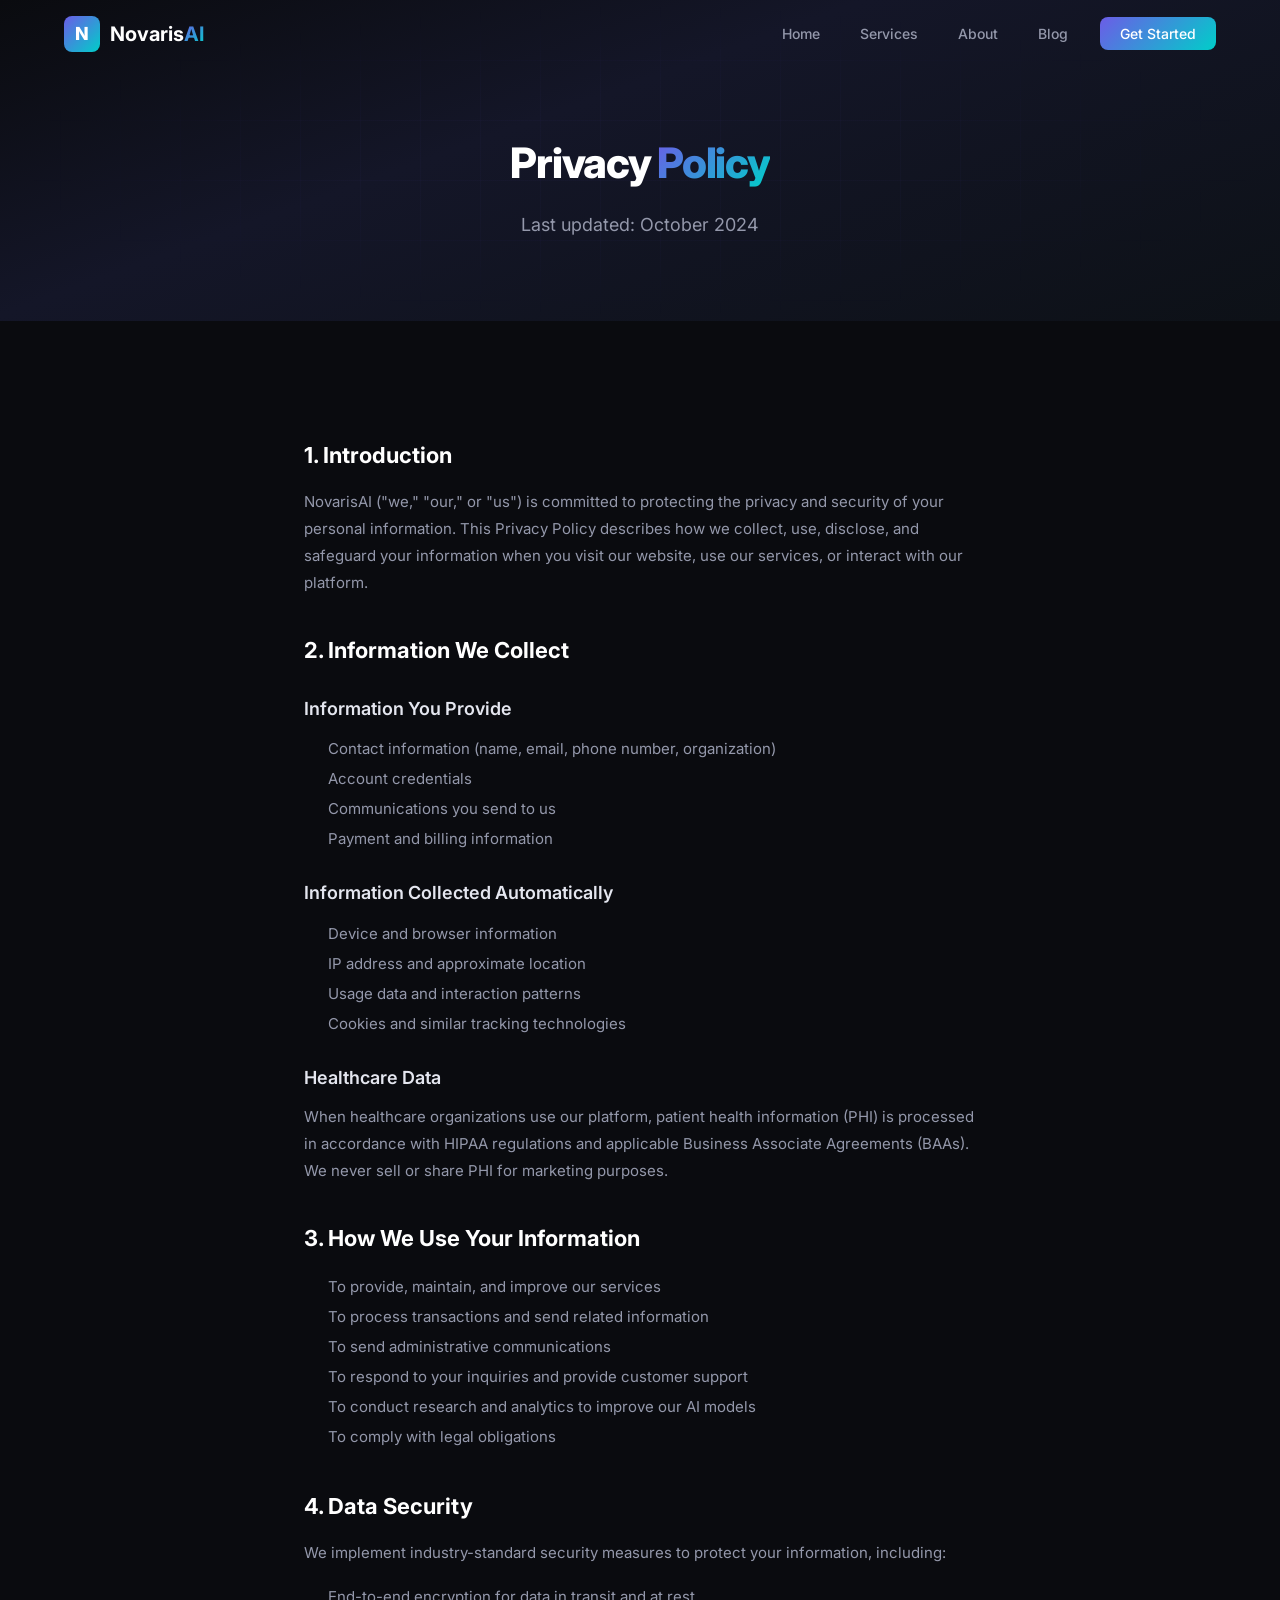
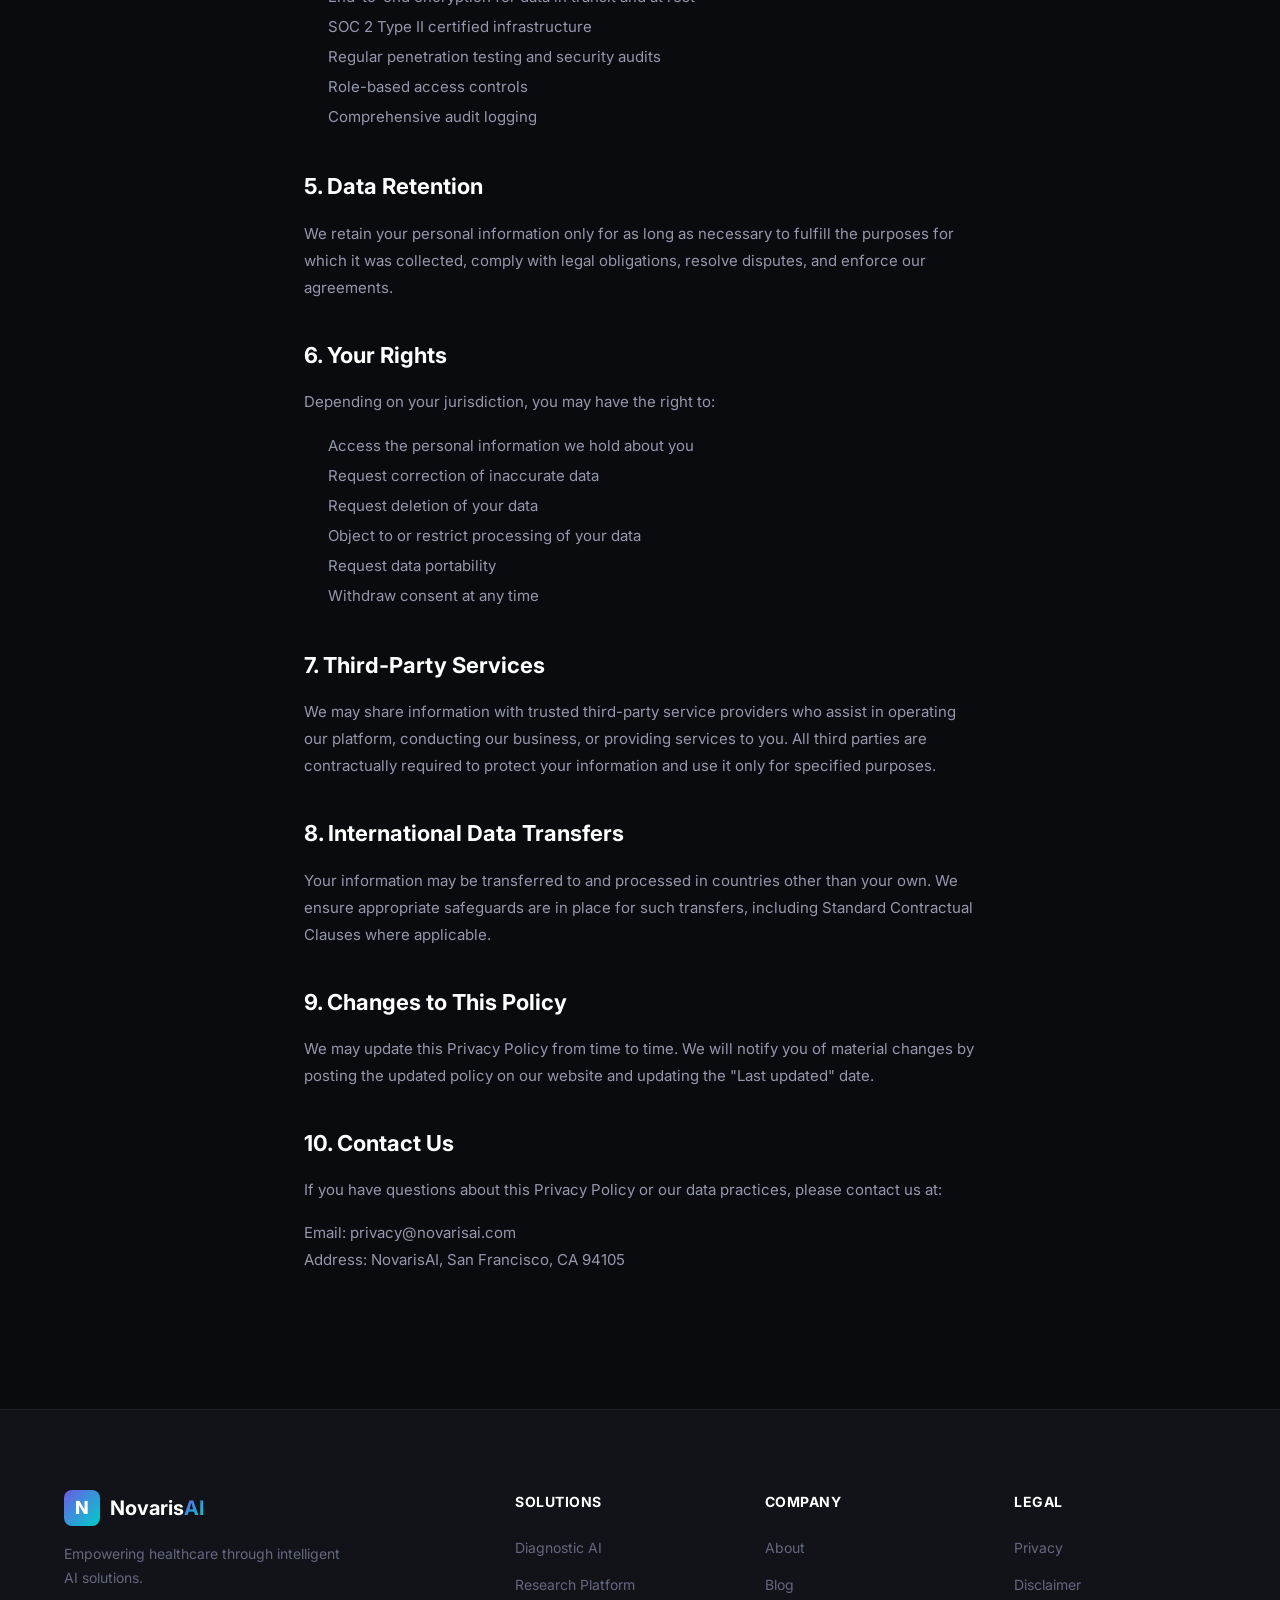
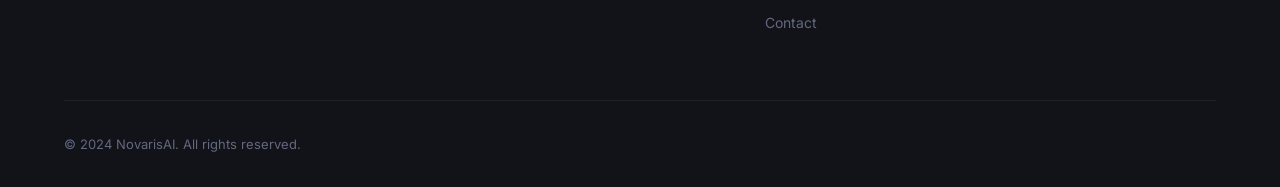
<file: pages/privacy.html>
<!DOCTYPE html>
<html lang="en">
<head>
    <meta charset="UTF-8">
    <meta name="viewport" content="width=device-width, initial-scale=1.0">
    <title>Privacy Policy - NovarisAI</title>
    <link rel="stylesheet" href="../css/styles.css">
    <link rel="preconnect" href="https://fonts.googleapis.com">
    <link rel="preconnect" href="https://fonts.gstatic.com" crossorigin>
    <link href="https://fonts.googleapis.com/css2?family=Inter:wght@300;400;500;600;700;800&display=swap" rel="stylesheet">
    <style>
        .legal-body { max-width: 720px; margin: 0 auto; padding: 80px 24px 120px; }
        .legal-body h2 { font-size: 22px; font-weight: 700; color: #fff; margin: 36px 0 14px; }
        .legal-body h3 { font-size: 18px; font-weight: 600; color: var(--color-text); margin: 24px 0 10px; }
        .legal-body p { font-size: 15px; color: var(--color-text-secondary); line-height: 1.8; margin-bottom: 16px; }
        .legal-body ul { padding-left: 24px; margin-bottom: 16px; color: var(--color-text-secondary); font-size: 15px; line-height: 2; }
    </style>
</head>
<body>
    <nav class="navbar" id="navbar">
        <div class="container nav-container">
            <a href="../index.html" class="nav-logo"><span class="logo-icon">N</span><span class="logo-text">Novaris<span class="logo-accent">AI</span></span></a>
            <button class="nav-toggle" id="navToggle" aria-label="Toggle navigation"><span></span><span></span><span></span></button>
            <ul class="nav-menu" id="navMenu">
                <li><a href="../index.html" class="nav-link">Home</a></li>
                <li><a href="services.html" class="nav-link">Services</a></li>
                <li><a href="about.html" class="nav-link">About</a></li>
                <li><a href="blog-list.html" class="nav-link">Blog</a></li>
                <li><a href="contact.html" class="nav-link nav-cta">Get Started</a></li>
            </ul>
        </div>
    </nav>

    <section class="hero" style="min-height: 35vh; padding: 140px 0 40px;">
        <div class="hero-bg"><div class="hero-grid"></div></div>
        <div class="container hero-content">
            <h1 class="hero-title" style="font-size: clamp(28px, 4vw, 42px);">Privacy <span class="gradient-text">Policy</span></h1>
            <p class="hero-subtitle">Last updated: October 2024</p>
        </div>
    </section>

    <div class="legal-body">
        <h2>1. Introduction</h2>
        <p>NovarisAI ("we," "our," or "us") is committed to protecting the privacy and security of your personal information. This Privacy Policy describes how we collect, use, disclose, and safeguard your information when you visit our website, use our services, or interact with our platform.</p>

        <h2>2. Information We Collect</h2>
        <h3>Information You Provide</h3>
        <ul>
            <li>Contact information (name, email, phone number, organization)</li>
            <li>Account credentials</li>
            <li>Communications you send to us</li>
            <li>Payment and billing information</li>
        </ul>
        <h3>Information Collected Automatically</h3>
        <ul>
            <li>Device and browser information</li>
            <li>IP address and approximate location</li>
            <li>Usage data and interaction patterns</li>
            <li>Cookies and similar tracking technologies</li>
        </ul>
        <h3>Healthcare Data</h3>
        <p>When healthcare organizations use our platform, patient health information (PHI) is processed in accordance with HIPAA regulations and applicable Business Associate Agreements (BAAs). We never sell or share PHI for marketing purposes.</p>

        <h2>3. How We Use Your Information</h2>
        <ul>
            <li>To provide, maintain, and improve our services</li>
            <li>To process transactions and send related information</li>
            <li>To send administrative communications</li>
            <li>To respond to your inquiries and provide customer support</li>
            <li>To conduct research and analytics to improve our AI models</li>
            <li>To comply with legal obligations</li>
        </ul>

        <h2>4. Data Security</h2>
        <p>We implement industry-standard security measures to protect your information, including:</p>
        <ul>
            <li>End-to-end encryption for data in transit and at rest</li>
            <li>SOC 2 Type II certified infrastructure</li>
            <li>Regular penetration testing and security audits</li>
            <li>Role-based access controls</li>
            <li>Comprehensive audit logging</li>
        </ul>

        <h2>5. Data Retention</h2>
        <p>We retain your personal information only for as long as necessary to fulfill the purposes for which it was collected, comply with legal obligations, resolve disputes, and enforce our agreements.</p>

        <h2>6. Your Rights</h2>
        <p>Depending on your jurisdiction, you may have the right to:</p>
        <ul>
            <li>Access the personal information we hold about you</li>
            <li>Request correction of inaccurate data</li>
            <li>Request deletion of your data</li>
            <li>Object to or restrict processing of your data</li>
            <li>Request data portability</li>
            <li>Withdraw consent at any time</li>
        </ul>

        <h2>7. Third-Party Services</h2>
        <p>We may share information with trusted third-party service providers who assist in operating our platform, conducting our business, or providing services to you. All third parties are contractually required to protect your information and use it only for specified purposes.</p>

        <h2>8. International Data Transfers</h2>
        <p>Your information may be transferred to and processed in countries other than your own. We ensure appropriate safeguards are in place for such transfers, including Standard Contractual Clauses where applicable.</p>

        <h2>9. Changes to This Policy</h2>
        <p>We may update this Privacy Policy from time to time. We will notify you of material changes by posting the updated policy on our website and updating the "Last updated" date.</p>

        <h2>10. Contact Us</h2>
        <p>If you have questions about this Privacy Policy or our data practices, please contact us at:</p>
        <p>Email: privacy@novarisai.com<br>Address: NovarisAI, San Francisco, CA 94105</p>
    </div>

    <footer class="footer">
        <div class="container">
            <div class="footer-grid">
                <div class="footer-brand"><a href="../index.html" class="nav-logo"><span class="logo-icon">N</span><span class="logo-text">Novaris<span class="logo-accent">AI</span></span></a><p>Empowering healthcare through intelligent AI solutions.</p></div>
                <div class="footer-links"><h4>Solutions</h4><ul><li><a href="services.html">Diagnostic AI</a></li><li><a href="services.html">Research Platform</a></li></ul></div>
                <div class="footer-links"><h4>Company</h4><ul><li><a href="about.html">About</a></li><li><a href="blog-list.html">Blog</a></li><li><a href="contact.html">Contact</a></li></ul></div>
                <div class="footer-links"><h4>Legal</h4><ul><li><a href="privacy.html">Privacy</a></li><li><a href="disclaimer.html">Disclaimer</a></li></ul></div>
            </div>
            <div class="footer-bottom"><p>&copy; 2024 NovarisAI. All rights reserved.</p></div>
        </div>
    </footer>
    <script src="../js/main.js"></script>
</body>
</html>
</file>
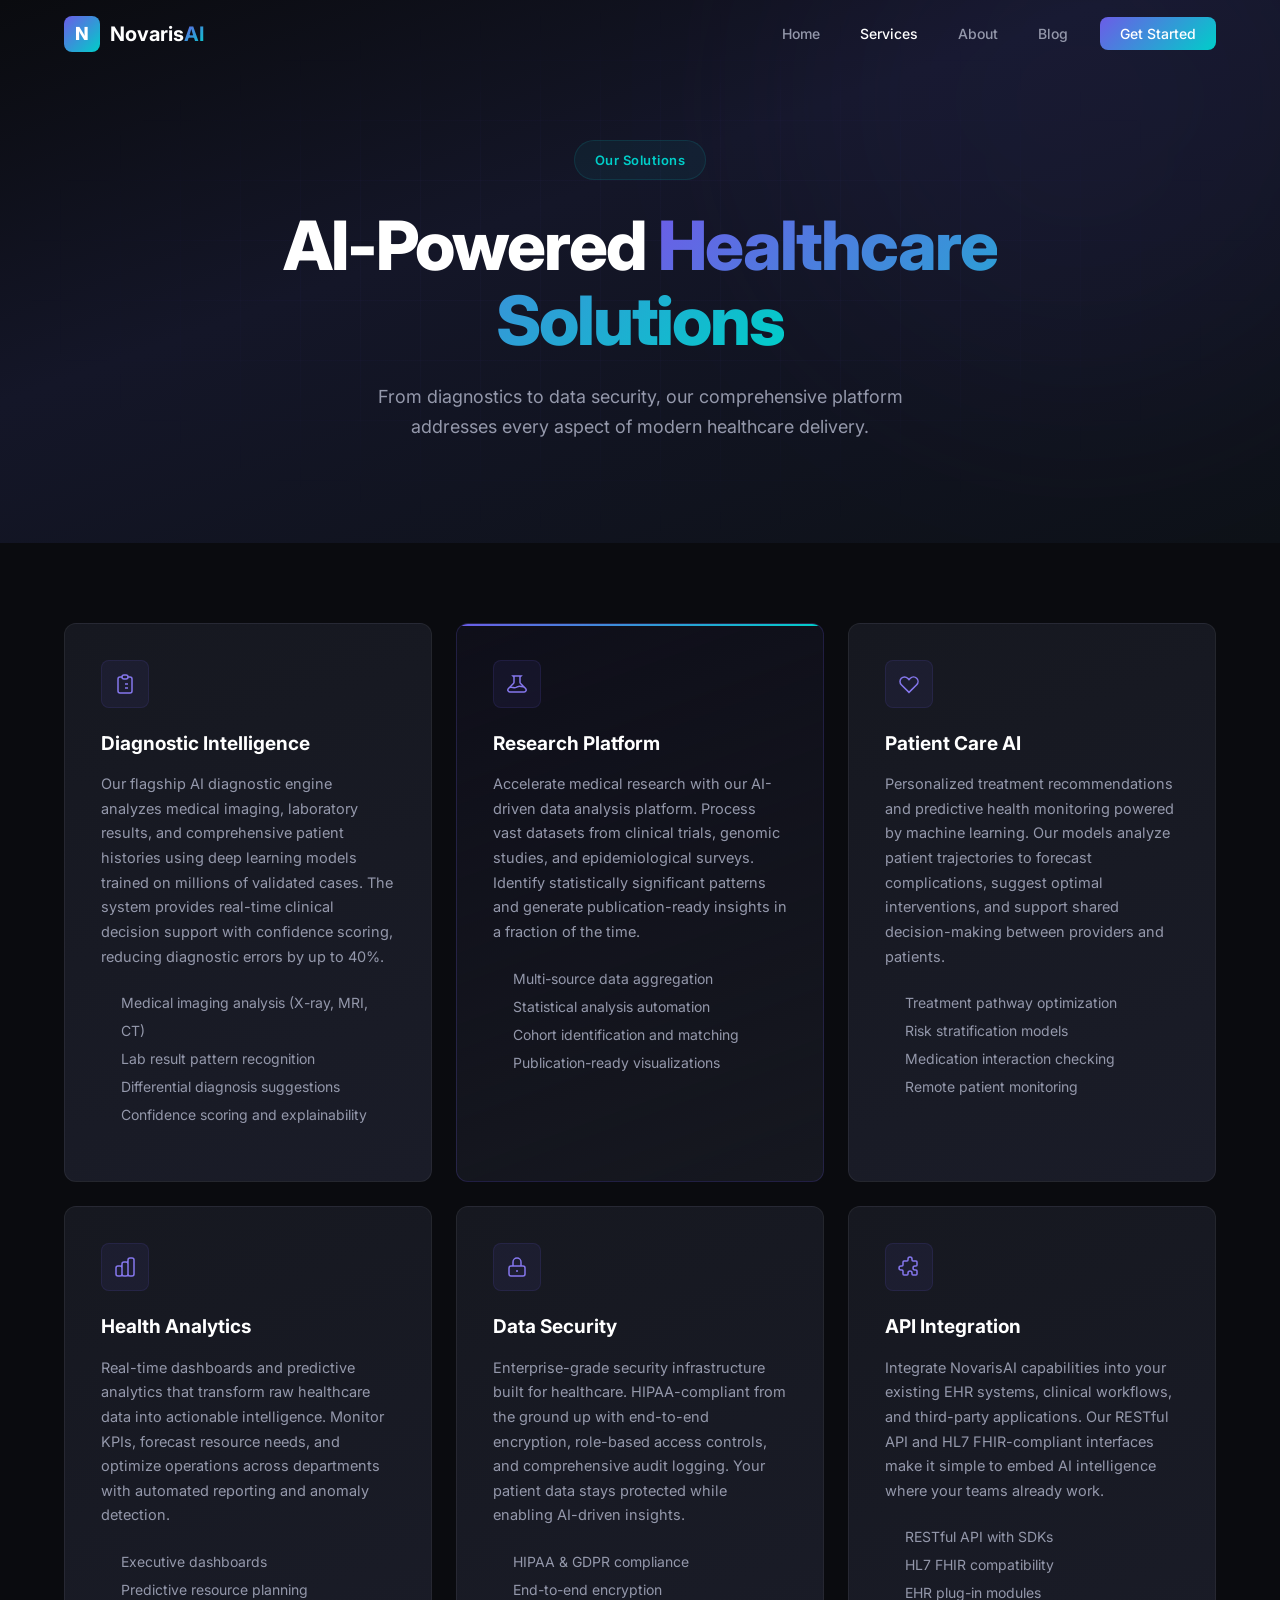
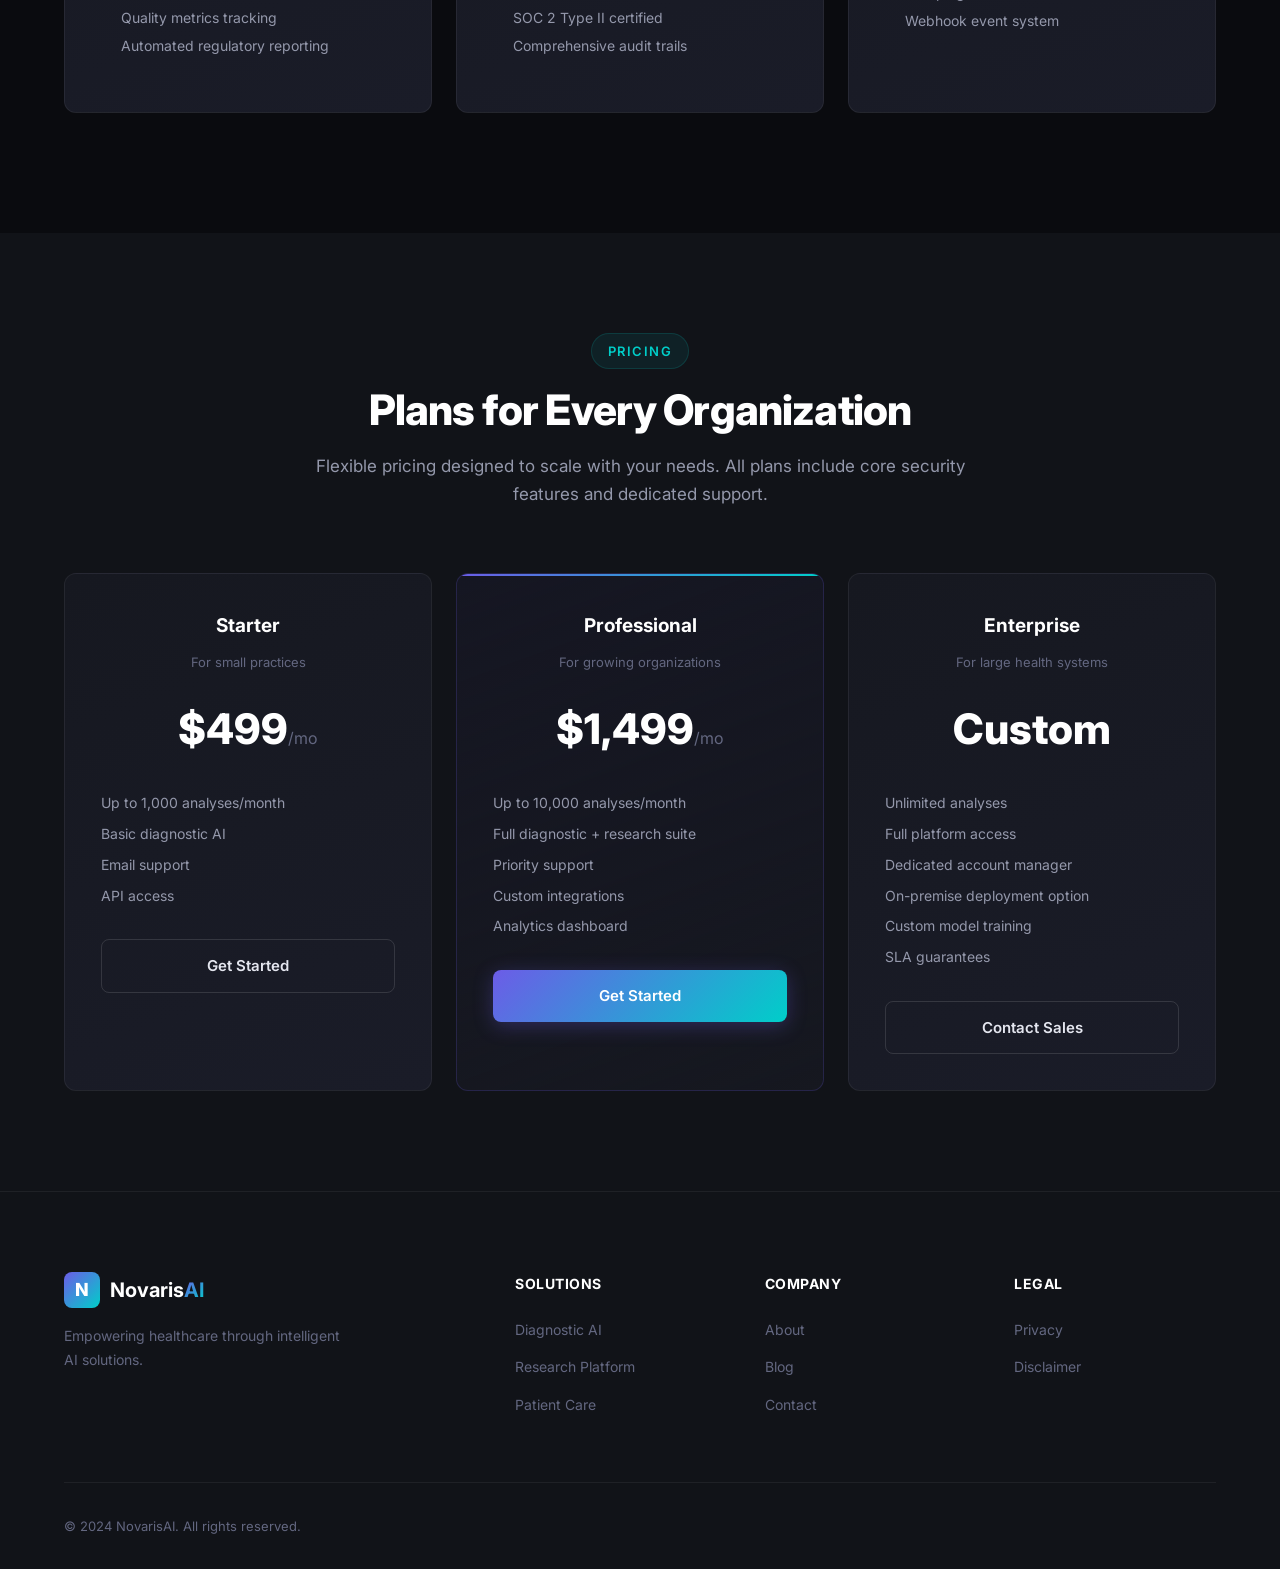
<file: pages/services.html>
<!DOCTYPE html>
<html lang="en">
<head>
    <meta charset="UTF-8">
    <meta name="viewport" content="width=device-width, initial-scale=1.0">
    <title>Services - NovarisAI</title>
    <meta name="description" content="Explore NovarisAI's suite of healthcare AI solutions including diagnostics, research platforms, and patient care tools.">
    <link rel="stylesheet" href="../css/styles.css">
    <link rel="preconnect" href="https://fonts.googleapis.com">
    <link rel="preconnect" href="https://fonts.gstatic.com" crossorigin>
    <link href="https://fonts.googleapis.com/css2?family=Inter:wght@300;400;500;600;700;800&display=swap" rel="stylesheet">
</head>
<body>
    <nav class="navbar" id="navbar">
        <div class="container nav-container">
            <a href="../index.html" class="nav-logo">
                <span class="logo-icon">N</span>
                <span class="logo-text">Novaris<span class="logo-accent">AI</span></span>
            </a>
            <button class="nav-toggle" id="navToggle" aria-label="Toggle navigation">
                <span></span><span></span><span></span>
            </button>
            <ul class="nav-menu" id="navMenu">
                <li><a href="../index.html" class="nav-link">Home</a></li>
                <li><a href="services.html" class="nav-link active">Services</a></li>
                <li><a href="about.html" class="nav-link">About</a></li>
                <li><a href="blog-list.html" class="nav-link">Blog</a></li>
                <li><a href="contact.html" class="nav-link nav-cta">Get Started</a></li>
            </ul>
        </div>
    </nav>

    <section class="hero" style="min-height: 50vh; padding: 140px 0 60px;">
        <div class="hero-bg"><div class="hero-grid"></div><div class="hero-glow hero-glow-1"></div></div>
        <div class="container hero-content">
            <div class="hero-badge">Our Solutions</div>
            <h1 class="hero-title">AI-Powered <span class="gradient-text">Healthcare Solutions</span></h1>
            <p class="hero-subtitle">From diagnostics to data security, our comprehensive platform addresses every aspect of modern healthcare delivery.</p>
        </div>
    </section>

    <section class="services" style="padding-top: 80px;">
        <div class="container">
            <div class="services-grid">
                <div class="service-card">
                    <div class="service-icon">
                        <svg viewBox="0 0 24 24" fill="none" stroke="currentColor" stroke-width="1.5"><path d="M9 5H7a2 2 0 00-2 2v12a2 2 0 002 2h10a2 2 0 002-2V7a2 2 0 00-2-2h-2M9 5a2 2 0 002 2h2a2 2 0 002-2M9 5a2 2 0 012-2h2a2 2 0 012 2m-3 7h3m-3 4h3m-6-4h.01M9 16h.01"/></svg>
                    </div>
                    <h3>Diagnostic Intelligence</h3>
                    <p>Our flagship AI diagnostic engine analyzes medical imaging, laboratory results, and comprehensive patient histories using deep learning models trained on millions of validated cases. The system provides real-time clinical decision support with confidence scoring, reducing diagnostic errors by up to 40%.</p>
                    <ul style="margin: 16px 0; padding-left: 20px; color: var(--color-text-secondary); font-size: 14px; line-height: 2;">
                        <li>Medical imaging analysis (X-ray, MRI, CT)</li>
                        <li>Lab result pattern recognition</li>
                        <li>Differential diagnosis suggestions</li>
                        <li>Confidence scoring and explainability</li>
                    </ul>
                </div>
                <div class="service-card featured">
                    <div class="service-icon">
                        <svg viewBox="0 0 24 24" fill="none" stroke="currentColor" stroke-width="1.5"><path d="M19.428 15.428a2 2 0 00-1.022-.547l-2.387-.477a6 6 0 00-3.86.517l-.318.158a6 6 0 01-3.86.517L6.05 15.21a2 2 0 00-1.806.547M8 4h8l-1 1v5.172a2 2 0 00.586 1.414l5 5c1.26 1.26.367 3.414-1.415 3.414H4.828c-1.782 0-2.674-2.154-1.414-3.414l5-5A2 2 0 009 10.172V5L8 4z"/></svg>
                    </div>
                    <h3>Research Platform</h3>
                    <p>Accelerate medical research with our AI-driven data analysis platform. Process vast datasets from clinical trials, genomic studies, and epidemiological surveys. Identify statistically significant patterns and generate publication-ready insights in a fraction of the time.</p>
                    <ul style="margin: 16px 0; padding-left: 20px; color: var(--color-text-secondary); font-size: 14px; line-height: 2;">
                        <li>Multi-source data aggregation</li>
                        <li>Statistical analysis automation</li>
                        <li>Cohort identification and matching</li>
                        <li>Publication-ready visualizations</li>
                    </ul>
                </div>
                <div class="service-card">
                    <div class="service-icon">
                        <svg viewBox="0 0 24 24" fill="none" stroke="currentColor" stroke-width="1.5"><path d="M4.318 6.318a4.5 4.5 0 000 6.364L12 20.364l7.682-7.682a4.5 4.5 0 00-6.364-6.364L12 7.636l-1.318-1.318a4.5 4.5 0 00-6.364 0z"/></svg>
                    </div>
                    <h3>Patient Care AI</h3>
                    <p>Personalized treatment recommendations and predictive health monitoring powered by machine learning. Our models analyze patient trajectories to forecast complications, suggest optimal interventions, and support shared decision-making between providers and patients.</p>
                    <ul style="margin: 16px 0; padding-left: 20px; color: var(--color-text-secondary); font-size: 14px; line-height: 2;">
                        <li>Treatment pathway optimization</li>
                        <li>Risk stratification models</li>
                        <li>Medication interaction checking</li>
                        <li>Remote patient monitoring</li>
                    </ul>
                </div>
                <div class="service-card">
                    <div class="service-icon">
                        <svg viewBox="0 0 24 24" fill="none" stroke="currentColor" stroke-width="1.5"><path d="M9 19v-6a2 2 0 00-2-2H5a2 2 0 00-2 2v6a2 2 0 002 2h2a2 2 0 002-2zm0 0V9a2 2 0 012-2h2a2 2 0 012 2v10m-6 0a2 2 0 002 2h2a2 2 0 002-2m0 0V5a2 2 0 012-2h2a2 2 0 012 2v14a2 2 0 01-2 2h-2a2 2 0 01-2-2z"/></svg>
                    </div>
                    <h3>Health Analytics</h3>
                    <p>Real-time dashboards and predictive analytics that transform raw healthcare data into actionable intelligence. Monitor KPIs, forecast resource needs, and optimize operations across departments with automated reporting and anomaly detection.</p>
                    <ul style="margin: 16px 0; padding-left: 20px; color: var(--color-text-secondary); font-size: 14px; line-height: 2;">
                        <li>Executive dashboards</li>
                        <li>Predictive resource planning</li>
                        <li>Quality metrics tracking</li>
                        <li>Automated regulatory reporting</li>
                    </ul>
                </div>
                <div class="service-card">
                    <div class="service-icon">
                        <svg viewBox="0 0 24 24" fill="none" stroke="currentColor" stroke-width="1.5"><path d="M12 15v2m-6 4h12a2 2 0 002-2v-6a2 2 0 00-2-2H6a2 2 0 00-2 2v6a2 2 0 002 2zm10-10V7a4 4 0 00-8 0v4h8z"/></svg>
                    </div>
                    <h3>Data Security</h3>
                    <p>Enterprise-grade security infrastructure built for healthcare. HIPAA-compliant from the ground up with end-to-end encryption, role-based access controls, and comprehensive audit logging. Your patient data stays protected while enabling AI-driven insights.</p>
                    <ul style="margin: 16px 0; padding-left: 20px; color: var(--color-text-secondary); font-size: 14px; line-height: 2;">
                        <li>HIPAA &amp; GDPR compliance</li>
                        <li>End-to-end encryption</li>
                        <li>SOC 2 Type II certified</li>
                        <li>Comprehensive audit trails</li>
                    </ul>
                </div>
                <div class="service-card">
                    <div class="service-icon">
                        <svg viewBox="0 0 24 24" fill="none" stroke="currentColor" stroke-width="1.5"><path d="M11 4a2 2 0 114 0v1a1 1 0 001 1h3a1 1 0 011 1v3a1 1 0 01-1 1h-1a2 2 0 100 4h1a1 1 0 011 1v3a1 1 0 01-1 1h-3a1 1 0 01-1-1v-1a2 2 0 10-4 0v1a1 1 0 01-1 1H7a1 1 0 01-1-1v-3a1 1 0 00-1-1H4a2 2 0 110-4h1a1 1 0 001-1V7a1 1 0 011-1h3a1 1 0 001-1V4z"/></svg>
                    </div>
                    <h3>API Integration</h3>
                    <p>Integrate NovarisAI capabilities into your existing EHR systems, clinical workflows, and third-party applications. Our RESTful API and HL7 FHIR-compliant interfaces make it simple to embed AI intelligence where your teams already work.</p>
                    <ul style="margin: 16px 0; padding-left: 20px; color: var(--color-text-secondary); font-size: 14px; line-height: 2;">
                        <li>RESTful API with SDKs</li>
                        <li>HL7 FHIR compatibility</li>
                        <li>EHR plug-in modules</li>
                        <li>Webhook event system</li>
                    </ul>
                </div>
            </div>
        </div>
    </section>

    <!-- Pricing -->
    <section class="cta" style="padding: 100px 0;">
        <div class="container">
            <div class="section-header">
                <span class="section-tag">Pricing</span>
                <h2 class="section-title">Plans for Every Organization</h2>
                <p class="section-desc">Flexible pricing designed to scale with your needs. All plans include core security features and dedicated support.</p>
            </div>
            <div class="services-grid" style="grid-template-columns: repeat(3, 1fr);">
                <div class="service-card" style="text-align: center;">
                    <h3 style="margin-bottom: 8px;">Starter</h3>
                    <p style="color: var(--color-text-muted); font-size: 13px; margin-bottom: 20px;">For small practices</p>
                    <div style="font-size: 42px; font-weight: 800; color: #fff; margin-bottom: 24px;">$499<span style="font-size: 16px; color: var(--color-text-muted); font-weight: 400;">/mo</span></div>
                    <ul style="text-align: left; padding-left: 0; list-style: none; margin-bottom: 28px; font-size: 14px; color: var(--color-text-secondary); line-height: 2.2;">
                        <li>Up to 1,000 analyses/month</li>
                        <li>Basic diagnostic AI</li>
                        <li>Email support</li>
                        <li>API access</li>
                    </ul>
                    <a href="contact.html" class="btn btn-outline btn-full">Get Started</a>
                </div>
                <div class="service-card featured" style="text-align: center;">
                    <h3 style="margin-bottom: 8px;">Professional</h3>
                    <p style="color: var(--color-text-muted); font-size: 13px; margin-bottom: 20px;">For growing organizations</p>
                    <div style="font-size: 42px; font-weight: 800; color: #fff; margin-bottom: 24px;">$1,499<span style="font-size: 16px; color: var(--color-text-muted); font-weight: 400;">/mo</span></div>
                    <ul style="text-align: left; padding-left: 0; list-style: none; margin-bottom: 28px; font-size: 14px; color: var(--color-text-secondary); line-height: 2.2;">
                        <li>Up to 10,000 analyses/month</li>
                        <li>Full diagnostic + research suite</li>
                        <li>Priority support</li>
                        <li>Custom integrations</li>
                        <li>Analytics dashboard</li>
                    </ul>
                    <a href="contact.html" class="btn btn-primary btn-full">Get Started</a>
                </div>
                <div class="service-card" style="text-align: center;">
                    <h3 style="margin-bottom: 8px;">Enterprise</h3>
                    <p style="color: var(--color-text-muted); font-size: 13px; margin-bottom: 20px;">For large health systems</p>
                    <div style="font-size: 42px; font-weight: 800; color: #fff; margin-bottom: 24px;">Custom</div>
                    <ul style="text-align: left; padding-left: 0; list-style: none; margin-bottom: 28px; font-size: 14px; color: var(--color-text-secondary); line-height: 2.2;">
                        <li>Unlimited analyses</li>
                        <li>Full platform access</li>
                        <li>Dedicated account manager</li>
                        <li>On-premise deployment option</li>
                        <li>Custom model training</li>
                        <li>SLA guarantees</li>
                    </ul>
                    <a href="contact.html" class="btn btn-outline btn-full">Contact Sales</a>
                </div>
            </div>
        </div>
    </section>

    <footer class="footer">
        <div class="container">
            <div class="footer-grid">
                <div class="footer-brand">
                    <a href="../index.html" class="nav-logo"><span class="logo-icon">N</span><span class="logo-text">Novaris<span class="logo-accent">AI</span></span></a>
                    <p>Empowering healthcare through intelligent AI solutions.</p>
                </div>
                <div class="footer-links"><h4>Solutions</h4><ul><li><a href="services.html">Diagnostic AI</a></li><li><a href="services.html">Research Platform</a></li><li><a href="services.html">Patient Care</a></li></ul></div>
                <div class="footer-links"><h4>Company</h4><ul><li><a href="about.html">About</a></li><li><a href="blog-list.html">Blog</a></li><li><a href="contact.html">Contact</a></li></ul></div>
                <div class="footer-links"><h4>Legal</h4><ul><li><a href="privacy.html">Privacy</a></li><li><a href="disclaimer.html">Disclaimer</a></li></ul></div>
            </div>
            <div class="footer-bottom">
                <p>&copy; 2024 NovarisAI. All rights reserved.</p>
            </div>
        </div>
    </footer>
    <script src="../js/main.js"></script>
</body>
</html>
</file>
<file: css/styles.css>
/* ============================================
   NovarisAI - Modern Design System
   ============================================ */

/* CSS Custom Properties */
:root {
    --color-bg: #0a0b0f;
    --color-bg-secondary: #111318;
    --color-bg-card: #161820;
    --color-bg-card-hover: #1c1e28;
    --color-surface: #1e2030;
    --color-border: rgba(255, 255, 255, 0.06);
    --color-border-hover: rgba(255, 255, 255, 0.12);
    --color-text: #e4e6ef;
    --color-text-secondary: #9498ab;
    --color-text-muted: #636780;
    --color-primary: #6c5ce7;
    --color-primary-light: #8577ed;
    --color-primary-dark: #5a4bd6;
    --color-accent: #00cec9;
    --color-accent-light: #33e0dc;
    --gradient-primary: linear-gradient(135deg, #6c5ce7 0%, #00cec9 100%);
    --gradient-hero: linear-gradient(160deg, #0a0b0f 0%, #141628 40%, #0d1117 100%);
    --gradient-card: linear-gradient(160deg, #161820 0%, #1a1c28 100%);
    --font-family: 'Inter', -apple-system, BlinkMacSystemFont, 'Segoe UI', sans-serif;
    --radius-sm: 8px;
    --radius-md: 12px;
    --radius-lg: 20px;
    --radius-xl: 28px;
    --shadow-sm: 0 2px 8px rgba(0, 0, 0, 0.2);
    --shadow-md: 0 8px 32px rgba(0, 0, 0, 0.3);
    --shadow-lg: 0 16px 64px rgba(0, 0, 0, 0.4);
    --shadow-glow: 0 0 60px rgba(108, 92, 231, 0.15);
    --transition: 0.3s cubic-bezier(0.4, 0, 0.2, 1);
    --max-width: 1200px;
}

/* Reset & Base */
*, *::before, *::after {
    margin: 0;
    padding: 0;
    box-sizing: border-box;
}

html {
    scroll-behavior: smooth;
    scroll-padding-top: 80px;
}

body {
    font-family: var(--font-family);
    background-color: var(--color-bg);
    color: var(--color-text);
    line-height: 1.7;
    font-size: 16px;
    -webkit-font-smoothing: antialiased;
    -moz-osx-font-smoothing: grayscale;
    overflow-x: hidden;
}

a {
    color: inherit;
    text-decoration: none;
    transition: color var(--transition);
}

ul {
    list-style: none;
}

img {
    max-width: 100%;
    display: block;
}

.container {
    max-width: var(--max-width);
    margin: 0 auto;
    padding: 0 24px;
}

/* ============================================
   Typography
   ============================================ */

.section-header {
    text-align: center;
    max-width: 680px;
    margin: 0 auto 64px;
}

.section-tag {
    display: inline-block;
    font-size: 13px;
    font-weight: 600;
    letter-spacing: 1.5px;
    text-transform: uppercase;
    color: var(--color-accent);
    margin-bottom: 16px;
    padding: 6px 16px;
    background: rgba(0, 206, 201, 0.08);
    border: 1px solid rgba(0, 206, 201, 0.15);
    border-radius: 100px;
}

.section-title {
    font-size: clamp(28px, 4vw, 42px);
    font-weight: 800;
    line-height: 1.2;
    color: #fff;
    margin-bottom: 16px;
    letter-spacing: -0.02em;
}

.section-desc {
    font-size: 17px;
    color: var(--color-text-secondary);
    line-height: 1.7;
}

.gradient-text {
    background: var(--gradient-primary);
    -webkit-background-clip: text;
    -webkit-text-fill-color: transparent;
    background-clip: text;
}

/* ============================================
   Buttons
   ============================================ */

.btn {
    display: inline-flex;
    align-items: center;
    justify-content: center;
    padding: 13px 28px;
    font-size: 15px;
    font-weight: 600;
    font-family: var(--font-family);
    border-radius: var(--radius-sm);
    cursor: pointer;
    transition: all var(--transition);
    border: none;
    gap: 8px;
}

.btn-primary {
    background: var(--gradient-primary);
    color: #fff;
    box-shadow: 0 4px 20px rgba(108, 92, 231, 0.3);
}

.btn-primary:hover {
    transform: translateY(-2px);
    box-shadow: 0 8px 30px rgba(108, 92, 231, 0.4);
}

.btn-outline {
    background: transparent;
    color: var(--color-text);
    border: 1px solid var(--color-border-hover);
}

.btn-outline:hover {
    border-color: var(--color-primary);
    color: var(--color-primary-light);
    background: rgba(108, 92, 231, 0.05);
}

.btn-lg {
    padding: 16px 36px;
    font-size: 16px;
}

.btn-full {
    width: 100%;
}

/* ============================================
   Navigation
   ============================================ */

.navbar {
    position: fixed;
    top: 0;
    left: 0;
    right: 0;
    z-index: 1000;
    padding: 16px 0;
    transition: all var(--transition);
    background: transparent;
}

.navbar.scrolled {
    background: rgba(10, 11, 15, 0.85);
    backdrop-filter: blur(20px);
    -webkit-backdrop-filter: blur(20px);
    border-bottom: 1px solid var(--color-border);
    padding: 12px 0;
}

.nav-container {
    display: flex;
    align-items: center;
    justify-content: space-between;
}

.nav-logo {
    display: flex;
    align-items: center;
    gap: 10px;
    z-index: 1001;
}

.logo-icon {
    width: 36px;
    height: 36px;
    display: flex;
    align-items: center;
    justify-content: center;
    background: var(--gradient-primary);
    border-radius: var(--radius-sm);
    font-weight: 800;
    font-size: 18px;
    color: #fff;
}

.logo-text {
    font-size: 20px;
    font-weight: 700;
    color: #fff;
}

.logo-accent {
    background: var(--gradient-primary);
    -webkit-background-clip: text;
    -webkit-text-fill-color: transparent;
    background-clip: text;
}

.nav-menu {
    display: flex;
    align-items: center;
    gap: 8px;
}

.nav-link {
    padding: 8px 16px;
    font-size: 14px;
    font-weight: 500;
    color: var(--color-text-secondary);
    border-radius: var(--radius-sm);
    transition: all var(--transition);
}

.nav-link:hover,
.nav-link.active {
    color: #fff;
}

.nav-link.nav-cta {
    background: var(--gradient-primary);
    color: #fff;
    margin-left: 8px;
    padding: 8px 20px;
}

.nav-link.nav-cta:hover {
    box-shadow: 0 4px 20px rgba(108, 92, 231, 0.3);
}

.nav-toggle {
    display: none;
    flex-direction: column;
    gap: 5px;
    background: none;
    border: none;
    cursor: pointer;
    padding: 4px;
    z-index: 1001;
}

.nav-toggle span {
    width: 24px;
    height: 2px;
    background: var(--color-text);
    border-radius: 2px;
    transition: all var(--transition);
}

/* ============================================
   Hero Section
   ============================================ */

.hero {
    position: relative;
    min-height: 100vh;
    display: flex;
    align-items: center;
    padding: 120px 0 80px;
    background: var(--gradient-hero);
    overflow: hidden;
}

.hero-bg {
    position: absolute;
    inset: 0;
    pointer-events: none;
}

.hero-grid {
    position: absolute;
    inset: 0;
    background-image:
        linear-gradient(rgba(108, 92, 231, 0.03) 1px, transparent 1px),
        linear-gradient(90deg, rgba(108, 92, 231, 0.03) 1px, transparent 1px);
    background-size: 60px 60px;
    mask-image: radial-gradient(ellipse at center, black 30%, transparent 70%);
    -webkit-mask-image: radial-gradient(ellipse at center, black 30%, transparent 70%);
}

.hero-glow {
    position: absolute;
    border-radius: 50%;
    filter: blur(120px);
    opacity: 0.4;
}

.hero-glow-1 {
    width: 600px;
    height: 600px;
    background: rgba(108, 92, 231, 0.15);
    top: -200px;
    right: -100px;
    animation: float 8s ease-in-out infinite;
}

.hero-glow-2 {
    width: 400px;
    height: 400px;
    background: rgba(0, 206, 201, 0.1);
    bottom: -100px;
    left: -50px;
    animation: float 10s ease-in-out infinite reverse;
}

@keyframes float {
    0%, 100% { transform: translate(0, 0); }
    50% { transform: translate(30px, -30px); }
}

.hero-content {
    position: relative;
    text-align: center;
    max-width: 820px;
    margin: 0 auto;
}

.hero-badge {
    display: inline-flex;
    align-items: center;
    gap: 8px;
    padding: 8px 20px;
    font-size: 13px;
    font-weight: 600;
    color: var(--color-accent);
    background: rgba(0, 206, 201, 0.06);
    border: 1px solid rgba(0, 206, 201, 0.12);
    border-radius: 100px;
    margin-bottom: 28px;
    letter-spacing: 0.5px;
}

.hero-title {
    font-size: clamp(36px, 6vw, 68px);
    font-weight: 800;
    line-height: 1.1;
    color: #fff;
    margin-bottom: 24px;
    letter-spacing: -0.03em;
}

.hero-subtitle {
    font-size: 18px;
    color: var(--color-text-secondary);
    max-width: 600px;
    margin: 0 auto 40px;
    line-height: 1.7;
}

.hero-actions {
    display: flex;
    gap: 16px;
    justify-content: center;
    flex-wrap: wrap;
    margin-bottom: 64px;
}

.hero-stats {
    display: flex;
    align-items: center;
    justify-content: center;
    gap: 40px;
    flex-wrap: wrap;
    padding: 32px 40px;
    background: rgba(255, 255, 255, 0.02);
    border: 1px solid var(--color-border);
    border-radius: var(--radius-lg);
    backdrop-filter: blur(10px);
}

.stat {
    text-align: center;
}

.stat-number {
    display: block;
    font-size: 32px;
    font-weight: 800;
    color: #fff;
    letter-spacing: -0.02em;
}

.stat-label {
    font-size: 13px;
    color: var(--color-text-muted);
    font-weight: 500;
    letter-spacing: 0.3px;
}

.stat-divider {
    width: 1px;
    height: 40px;
    background: var(--color-border);
}

/* ============================================
   Services Section
   ============================================ */

.services {
    padding: 120px 0;
    background: var(--color-bg);
    position: relative;
}

.services-grid {
    display: grid;
    grid-template-columns: repeat(3, 1fr);
    gap: 24px;
}

.service-card {
    padding: 36px;
    background: var(--gradient-card);
    border: 1px solid var(--color-border);
    border-radius: var(--radius-md);
    transition: all var(--transition);
    position: relative;
    overflow: hidden;
}

.service-card::before {
    content: '';
    position: absolute;
    top: 0;
    left: 0;
    right: 0;
    height: 2px;
    background: var(--gradient-primary);
    opacity: 0;
    transition: opacity var(--transition);
}

.service-card:hover {
    border-color: var(--color-border-hover);
    transform: translateY(-4px);
    box-shadow: var(--shadow-glow);
}

.service-card:hover::before {
    opacity: 1;
}

.service-card.featured {
    border-color: rgba(108, 92, 231, 0.2);
    background: linear-gradient(160deg, rgba(108, 92, 231, 0.05) 0%, var(--color-bg-card) 100%);
}

.service-card.featured::before {
    opacity: 1;
}

.service-icon {
    width: 48px;
    height: 48px;
    display: flex;
    align-items: center;
    justify-content: center;
    background: rgba(108, 92, 231, 0.08);
    border: 1px solid rgba(108, 92, 231, 0.12);
    border-radius: var(--radius-sm);
    margin-bottom: 20px;
    color: var(--color-primary-light);
}

.service-icon svg {
    width: 24px;
    height: 24px;
}

.service-card h3 {
    font-size: 19px;
    font-weight: 700;
    color: #fff;
    margin-bottom: 12px;
}

.service-card p {
    font-size: 14.5px;
    color: var(--color-text-secondary);
    line-height: 1.7;
    margin-bottom: 20px;
}

.service-link {
    font-size: 14px;
    font-weight: 600;
    color: var(--color-primary-light);
    transition: all var(--transition);
}

.service-link:hover {
    color: var(--color-accent);
}

/* ============================================
   About Section
   ============================================ */

.about {
    padding: 120px 0;
    background: var(--color-bg-secondary);
    position: relative;
}

.about-grid {
    display: grid;
    grid-template-columns: 1fr 1fr;
    gap: 80px;
    align-items: center;
}

.about-visual {
    position: relative;
}

.about-visual-inner {
    aspect-ratio: 1;
    background: var(--gradient-card);
    border: 1px solid var(--color-border);
    border-radius: var(--radius-lg);
    display: flex;
    align-items: center;
    justify-content: center;
    position: relative;
    overflow: hidden;
}

.neural-net {
    position: relative;
    width: 260px;
    height: 260px;
}

.node {
    position: absolute;
    width: 12px;
    height: 12px;
    background: var(--color-primary);
    border-radius: 50%;
    box-shadow: 0 0 20px rgba(108, 92, 231, 0.5);
    animation: pulse 3s ease-in-out infinite;
}

.node-1 { top: 50%; left: 50%; transform: translate(-50%, -50%); width: 20px; height: 20px; background: var(--color-accent); box-shadow: 0 0 30px rgba(0, 206, 201, 0.5); }
.node-2 { top: 10%; left: 30%; animation-delay: 0.3s; }
.node-3 { top: 10%; right: 30%; animation-delay: 0.6s; }
.node-4 { top: 45%; left: 5%; animation-delay: 0.9s; }
.node-5 { top: 45%; right: 5%; animation-delay: 1.2s; }
.node-6 { bottom: 15%; left: 25%; animation-delay: 1.5s; }
.node-7 { bottom: 15%; right: 25%; animation-delay: 1.8s; }

@keyframes pulse {
    0%, 100% { opacity: 0.6; transform: scale(1); }
    50% { opacity: 1; transform: scale(1.3); }
}

.node-1 {
    animation: pulse-center 4s ease-in-out infinite;
}

@keyframes pulse-center {
    0%, 100% { opacity: 0.8; transform: translate(-50%, -50%) scale(1); }
    50% { opacity: 1; transform: translate(-50%, -50%) scale(1.2); }
}

.about-visual-inner::before {
    content: '';
    position: absolute;
    inset: 0;
    background:
        radial-gradient(circle at 30% 20%, rgba(108, 92, 231, 0.06) 0%, transparent 50%),
        radial-gradient(circle at 70% 80%, rgba(0, 206, 201, 0.04) 0%, transparent 50%);
}

.about-visual-label {
    position: absolute;
    bottom: 20px;
    left: 50%;
    transform: translateX(-50%);
    font-size: 12px;
    font-weight: 500;
    color: var(--color-text-muted);
    letter-spacing: 1px;
    text-transform: uppercase;
    white-space: nowrap;
}

.about-content .section-tag {
    margin-bottom: 16px;
}

.about-content .section-title {
    text-align: left;
    margin-bottom: 20px;
}

.about-content p {
    color: var(--color-text-secondary);
    margin-bottom: 16px;
    font-size: 15.5px;
}

.about-features {
    display: grid;
    grid-template-columns: 1fr 1fr;
    gap: 14px;
    margin: 28px 0 32px;
}

.about-feature {
    display: flex;
    align-items: center;
    gap: 10px;
    font-size: 14.5px;
    color: var(--color-text);
    font-weight: 500;
}

.feature-check {
    width: 22px;
    height: 22px;
    display: flex;
    align-items: center;
    justify-content: center;
    background: rgba(0, 206, 201, 0.1);
    border-radius: 50%;
    flex-shrink: 0;
}

.feature-check svg {
    width: 12px;
    height: 12px;
    color: var(--color-accent);
}

/* ============================================
   Blog Section
   ============================================ */

.blog {
    padding: 120px 0;
    background: var(--color-bg);
}

.blog-grid {
    display: grid;
    grid-template-columns: 1fr 1fr;
    gap: 24px;
}

.blog-card {
    background: var(--gradient-card);
    border: 1px solid var(--color-border);
    border-radius: var(--radius-md);
    overflow: hidden;
    transition: all var(--transition);
}

.blog-card:hover {
    border-color: var(--color-border-hover);
    transform: translateY(-4px);
    box-shadow: var(--shadow-md);
}

.blog-card-featured {
    grid-column: 1;
    grid-row: 1 / 3;
    display: flex;
    flex-direction: column;
}

.blog-card-image {
    overflow: hidden;
}

.blog-card-featured .blog-card-image {
    flex: 1;
    min-height: 220px;
}

.blog-card:not(.blog-card-featured) .blog-card-image {
    height: 160px;
}

.blog-placeholder-img {
    width: 100%;
    height: 100%;
    display: flex;
    align-items: center;
    justify-content: center;
    transition: transform var(--transition);
}

.blog-card:hover .blog-placeholder-img {
    transform: scale(1.05);
}

.blog-placeholder-img svg {
    width: 48px;
    height: 48px;
    opacity: 0.3;
}

.blog-img-1 {
    background: linear-gradient(135deg, rgba(108, 92, 231, 0.12) 0%, rgba(0, 206, 201, 0.08) 100%);
    color: var(--color-primary-light);
}

.blog-img-2 {
    background: linear-gradient(135deg, rgba(0, 206, 201, 0.12) 0%, rgba(108, 92, 231, 0.08) 100%);
    color: var(--color-accent);
}

.blog-img-3 {
    background: linear-gradient(135deg, rgba(108, 92, 231, 0.08) 0%, rgba(0, 206, 201, 0.12) 100%);
    color: var(--color-primary-light);
}

.blog-card-content {
    padding: 28px;
}

.blog-card-featured .blog-card-content {
    padding: 32px;
}

.blog-meta {
    display: flex;
    align-items: center;
    gap: 12px;
    margin-bottom: 14px;
}

.blog-tag {
    font-size: 12px;
    font-weight: 600;
    color: var(--color-primary-light);
    padding: 4px 10px;
    background: rgba(108, 92, 231, 0.1);
    border-radius: 100px;
    letter-spacing: 0.3px;
}

.blog-date {
    font-size: 12px;
    color: var(--color-text-muted);
    font-weight: 500;
}

.blog-card h3 {
    font-size: 18px;
    font-weight: 700;
    color: #fff;
    margin-bottom: 10px;
    line-height: 1.4;
}

.blog-card-featured h3 {
    font-size: 22px;
}

.blog-card p {
    font-size: 14px;
    color: var(--color-text-secondary);
    line-height: 1.7;
    margin-bottom: 16px;
}

.blog-link {
    font-size: 14px;
    font-weight: 600;
    color: var(--color-primary-light);
}

.blog-link:hover {
    color: var(--color-accent);
}

.blog-cta {
    text-align: center;
    margin-top: 48px;
}

/* ============================================
   CTA Section
   ============================================ */

.cta {
    padding: 120px 0;
    background: var(--color-bg-secondary);
}

.cta-inner {
    position: relative;
    text-align: center;
    padding: 80px 60px;
    background: var(--gradient-card);
    border: 1px solid var(--color-border);
    border-radius: var(--radius-xl);
    overflow: hidden;
}

.cta-glow {
    position: absolute;
    top: -100px;
    left: 50%;
    transform: translateX(-50%);
    width: 600px;
    height: 300px;
    background: radial-gradient(ellipse, rgba(108, 92, 231, 0.12) 0%, transparent 70%);
    pointer-events: none;
}

.cta-inner h2 {
    font-size: clamp(26px, 3.5vw, 38px);
    font-weight: 800;
    color: #fff;
    margin-bottom: 16px;
    letter-spacing: -0.02em;
    position: relative;
}

.cta-inner p {
    font-size: 17px;
    color: var(--color-text-secondary);
    max-width: 560px;
    margin: 0 auto 36px;
    line-height: 1.7;
    position: relative;
}

.cta-actions {
    display: flex;
    gap: 16px;
    justify-content: center;
    flex-wrap: wrap;
    position: relative;
}

/* ============================================
   Contact Section
   ============================================ */

.contact {
    padding: 120px 0;
    background: var(--color-bg);
}

.contact-grid {
    display: grid;
    grid-template-columns: 1fr 1fr;
    gap: 80px;
    align-items: start;
}

.contact-info .section-tag {
    margin-bottom: 16px;
}

.contact-info .section-title {
    text-align: left;
    margin-bottom: 16px;
}

.contact-info p {
    color: var(--color-text-secondary);
    font-size: 15.5px;
    margin-bottom: 32px;
}

.contact-details {
    display: flex;
    flex-direction: column;
    gap: 16px;
}

.contact-item {
    display: flex;
    align-items: center;
    gap: 14px;
    font-size: 15px;
    color: var(--color-text);
}

.contact-item svg {
    width: 20px;
    height: 20px;
    color: var(--color-primary-light);
    flex-shrink: 0;
}

.contact-form {
    display: flex;
    flex-direction: column;
    gap: 16px;
}

.form-group input,
.form-group select,
.form-group textarea {
    width: 100%;
    padding: 14px 18px;
    background: var(--color-bg-card);
    border: 1px solid var(--color-border);
    border-radius: var(--radius-sm);
    color: var(--color-text);
    font-family: var(--font-family);
    font-size: 15px;
    transition: all var(--transition);
    outline: none;
}

.form-group input::placeholder,
.form-group textarea::placeholder {
    color: var(--color-text-muted);
}

.form-group input:focus,
.form-group select:focus,
.form-group textarea:focus {
    border-color: var(--color-primary);
    box-shadow: 0 0 0 3px rgba(108, 92, 231, 0.1);
}

.form-group select {
    appearance: none;
    cursor: pointer;
    background-image: url("data:image/svg+xml,%3Csvg xmlns='http://www.w3.org/2000/svg' width='16' height='16' viewBox='0 0 24 24' fill='none' stroke='%23636780' stroke-width='2'%3E%3Cpath d='M6 9l6 6 6-6'/%3E%3C/svg%3E");
    background-repeat: no-repeat;
    background-position: right 16px center;
    padding-right: 44px;
}

.form-group select option {
    background: var(--color-bg-card);
    color: var(--color-text);
}

.form-group textarea {
    resize: vertical;
    min-height: 120px;
}

/* ============================================
   Footer
   ============================================ */

.footer {
    padding: 80px 0 32px;
    background: var(--color-bg-secondary);
    border-top: 1px solid var(--color-border);
}

.footer-grid {
    display: grid;
    grid-template-columns: 2fr 1fr 1fr 1fr;
    gap: 48px;
    margin-bottom: 64px;
}

.footer-brand p {
    margin-top: 16px;
    font-size: 14px;
    color: var(--color-text-muted);
    line-height: 1.7;
    max-width: 280px;
}

.footer-brand .nav-logo {
    margin-bottom: 4px;
}

.footer-links h4 {
    font-size: 14px;
    font-weight: 700;
    color: #fff;
    margin-bottom: 20px;
    text-transform: uppercase;
    letter-spacing: 0.5px;
}

.footer-links ul {
    display: flex;
    flex-direction: column;
    gap: 10px;
}

.footer-links a {
    font-size: 14px;
    color: var(--color-text-muted);
    transition: color var(--transition);
}

.footer-links a:hover {
    color: var(--color-primary-light);
}

.footer-bottom {
    display: flex;
    align-items: center;
    justify-content: space-between;
    padding-top: 32px;
    border-top: 1px solid var(--color-border);
}

.footer-bottom p {
    font-size: 13px;
    color: var(--color-text-muted);
}

.footer-social {
    display: flex;
    gap: 16px;
}

.footer-social a {
    width: 36px;
    height: 36px;
    display: flex;
    align-items: center;
    justify-content: center;
    color: var(--color-text-muted);
    border: 1px solid var(--color-border);
    border-radius: var(--radius-sm);
    transition: all var(--transition);
}

.footer-social a:hover {
    color: var(--color-primary-light);
    border-color: var(--color-primary);
    background: rgba(108, 92, 231, 0.05);
}

.footer-social svg {
    width: 16px;
    height: 16px;
}

/* ============================================
   Responsive Design
   ============================================ */

@media (max-width: 1024px) {
    .services-grid {
        grid-template-columns: repeat(2, 1fr);
    }

    .about-grid {
        gap: 48px;
    }

    .footer-grid {
        grid-template-columns: 1fr 1fr;
        gap: 40px;
    }
}

@media (max-width: 768px) {
    .nav-toggle {
        display: flex;
    }

    .nav-menu {
        position: fixed;
        top: 0;
        right: -100%;
        width: 280px;
        height: 100vh;
        background: var(--color-bg-secondary);
        border-left: 1px solid var(--color-border);
        flex-direction: column;
        padding: 80px 32px 32px;
        gap: 4px;
        transition: right var(--transition);
    }

    .nav-menu.open {
        right: 0;
    }

    .nav-link {
        display: block;
        padding: 12px 16px;
        font-size: 16px;
    }

    .nav-link.nav-cta {
        margin-left: 0;
        margin-top: 12px;
        text-align: center;
    }

    .nav-toggle.open span:nth-child(1) {
        transform: rotate(45deg) translate(5px, 5px);
    }

    .nav-toggle.open span:nth-child(2) {
        opacity: 0;
    }

    .nav-toggle.open span:nth-child(3) {
        transform: rotate(-45deg) translate(5px, -5px);
    }

    .hero {
        min-height: auto;
        padding: 120px 0 60px;
    }

    .hero-title {
        font-size: clamp(30px, 7vw, 44px);
    }

    .hero-stats {
        flex-direction: column;
        gap: 20px;
        padding: 24px;
    }

    .stat-divider {
        width: 60px;
        height: 1px;
    }

    .services-grid {
        grid-template-columns: 1fr;
    }

    .about-grid {
        grid-template-columns: 1fr;
    }

    .about-visual {
        order: -1;
    }

    .about-features {
        grid-template-columns: 1fr;
    }

    .about-content .section-title {
        text-align: center;
    }

    .about-content .section-tag {
        display: block;
        text-align: center;
    }

    .about-content {
        text-align: center;
    }

    .about-content .btn {
        margin: 0 auto;
    }

    .blog-grid {
        grid-template-columns: 1fr;
    }

    .blog-card-featured {
        grid-column: 1;
        grid-row: auto;
    }

    .cta-inner {
        padding: 48px 28px;
    }

    .contact-grid {
        grid-template-columns: 1fr;
        gap: 48px;
    }

    .contact-info .section-title,
    .contact-info .section-tag {
        text-align: center;
    }

    .contact-info p {
        text-align: center;
    }

    .contact-details {
        align-items: center;
    }

    .footer-grid {
        grid-template-columns: 1fr;
        text-align: center;
    }

    .footer-brand p {
        max-width: 100%;
    }

    .footer-brand .nav-logo {
        justify-content: center;
    }

    .footer-bottom {
        flex-direction: column;
        gap: 16px;
        text-align: center;
    }
}

@media (max-width: 480px) {
    .container {
        padding: 0 16px;
    }

    .hero-actions {
        flex-direction: column;
    }

    .hero-actions .btn {
        width: 100%;
    }

    .cta-actions {
        flex-direction: column;
    }

    .cta-actions .btn {
        width: 100%;
    }
}

/* ============================================
   Animations & Scroll Reveal
   ============================================ */

.reveal {
    opacity: 0;
    transform: translateY(30px);
    transition: opacity 0.6s ease, transform 0.6s ease;
}

.reveal.visible {
    opacity: 1;
    transform: translateY(0);
}

/* Smooth scrollbar for webkit */
::-webkit-scrollbar {
    width: 8px;
}

::-webkit-scrollbar-track {
    background: var(--color-bg);
}

::-webkit-scrollbar-thumb {
    background: var(--color-surface);
    border-radius: 4px;
}

::-webkit-scrollbar-thumb:hover {
    background: var(--color-text-muted);
}
</file>
